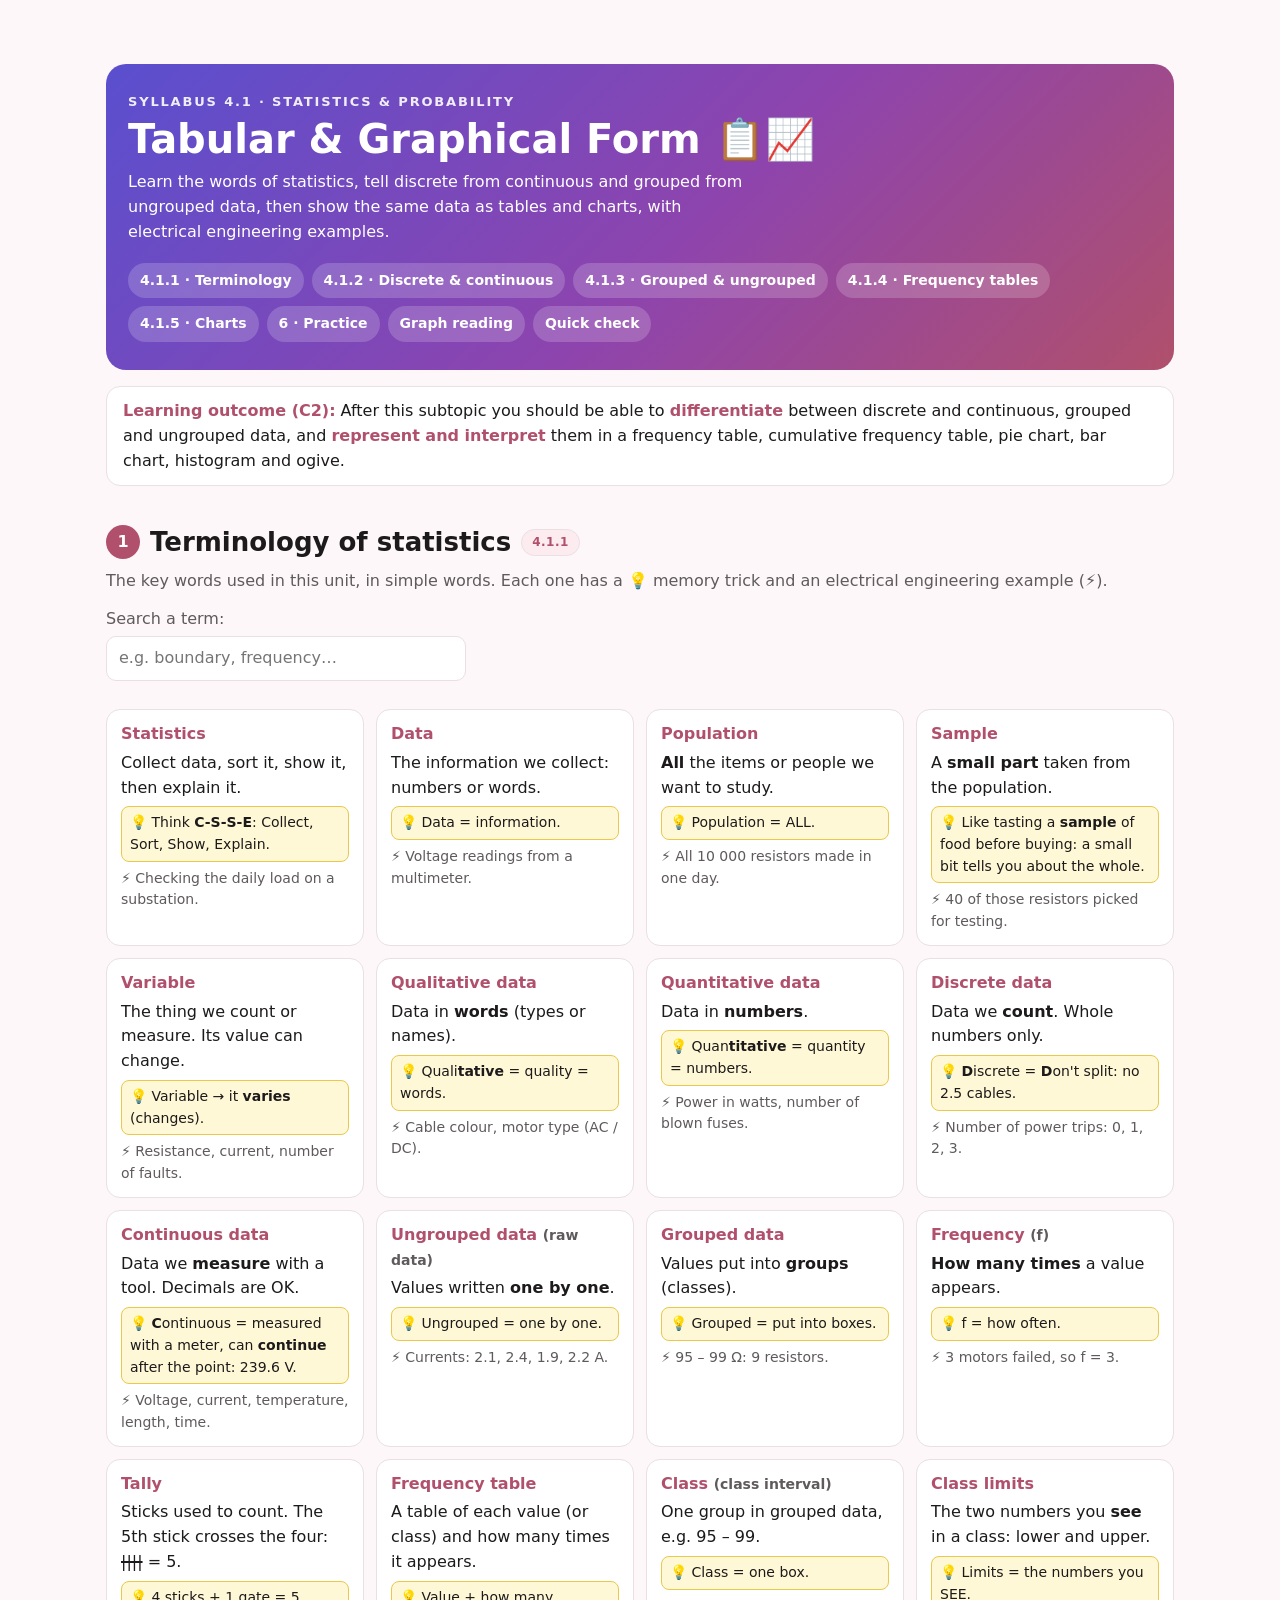
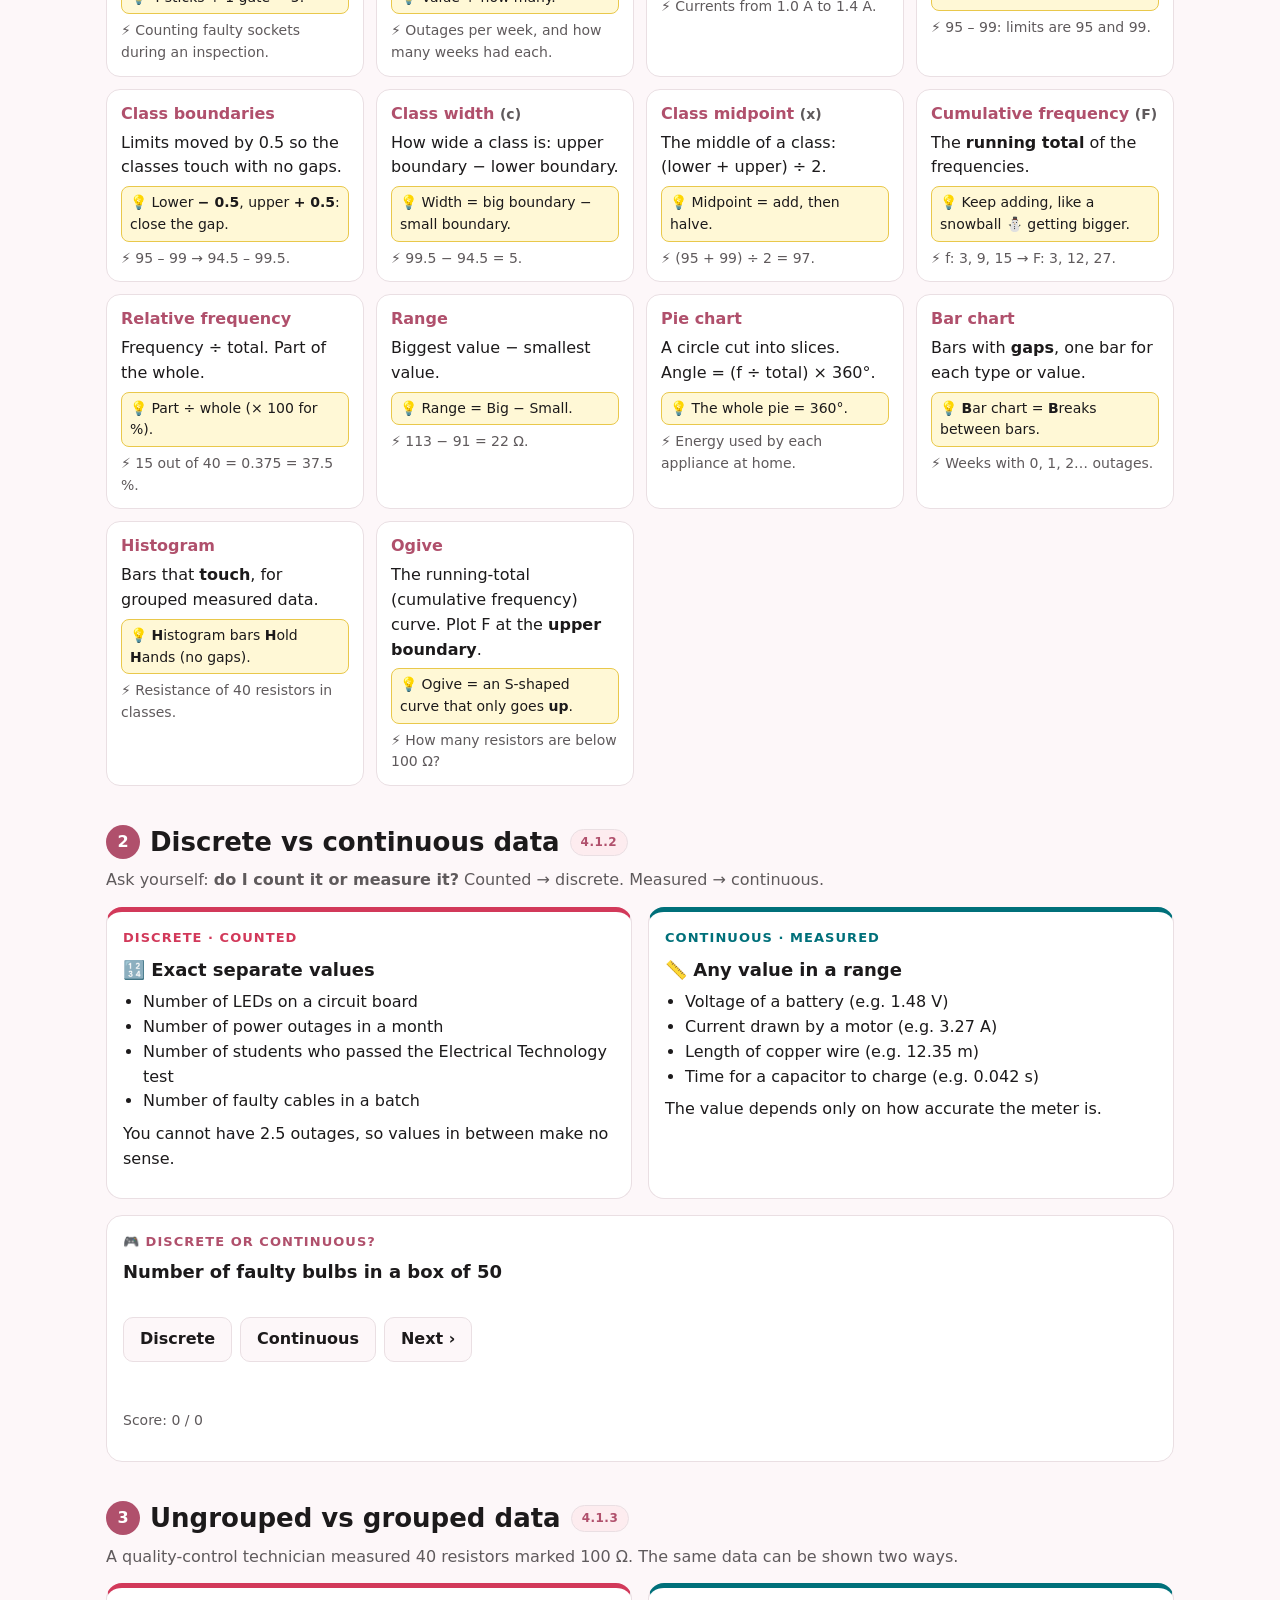
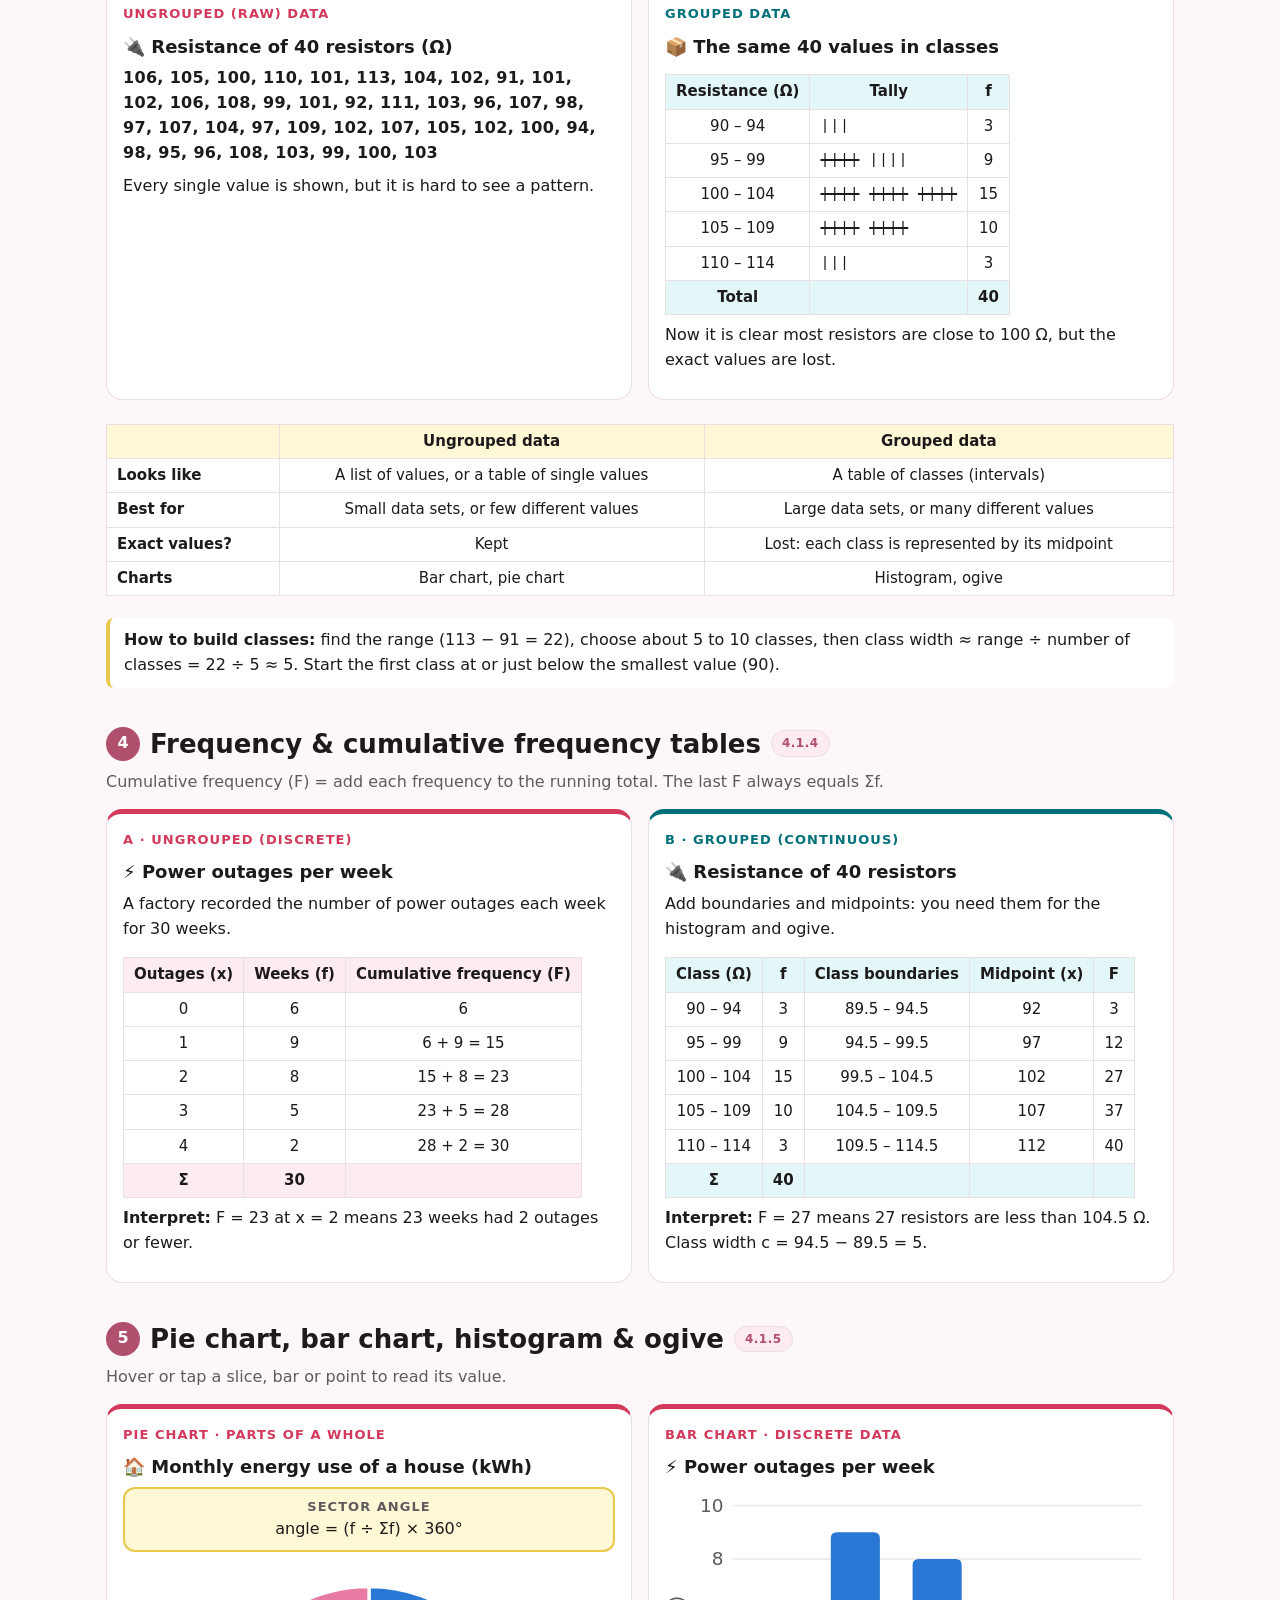
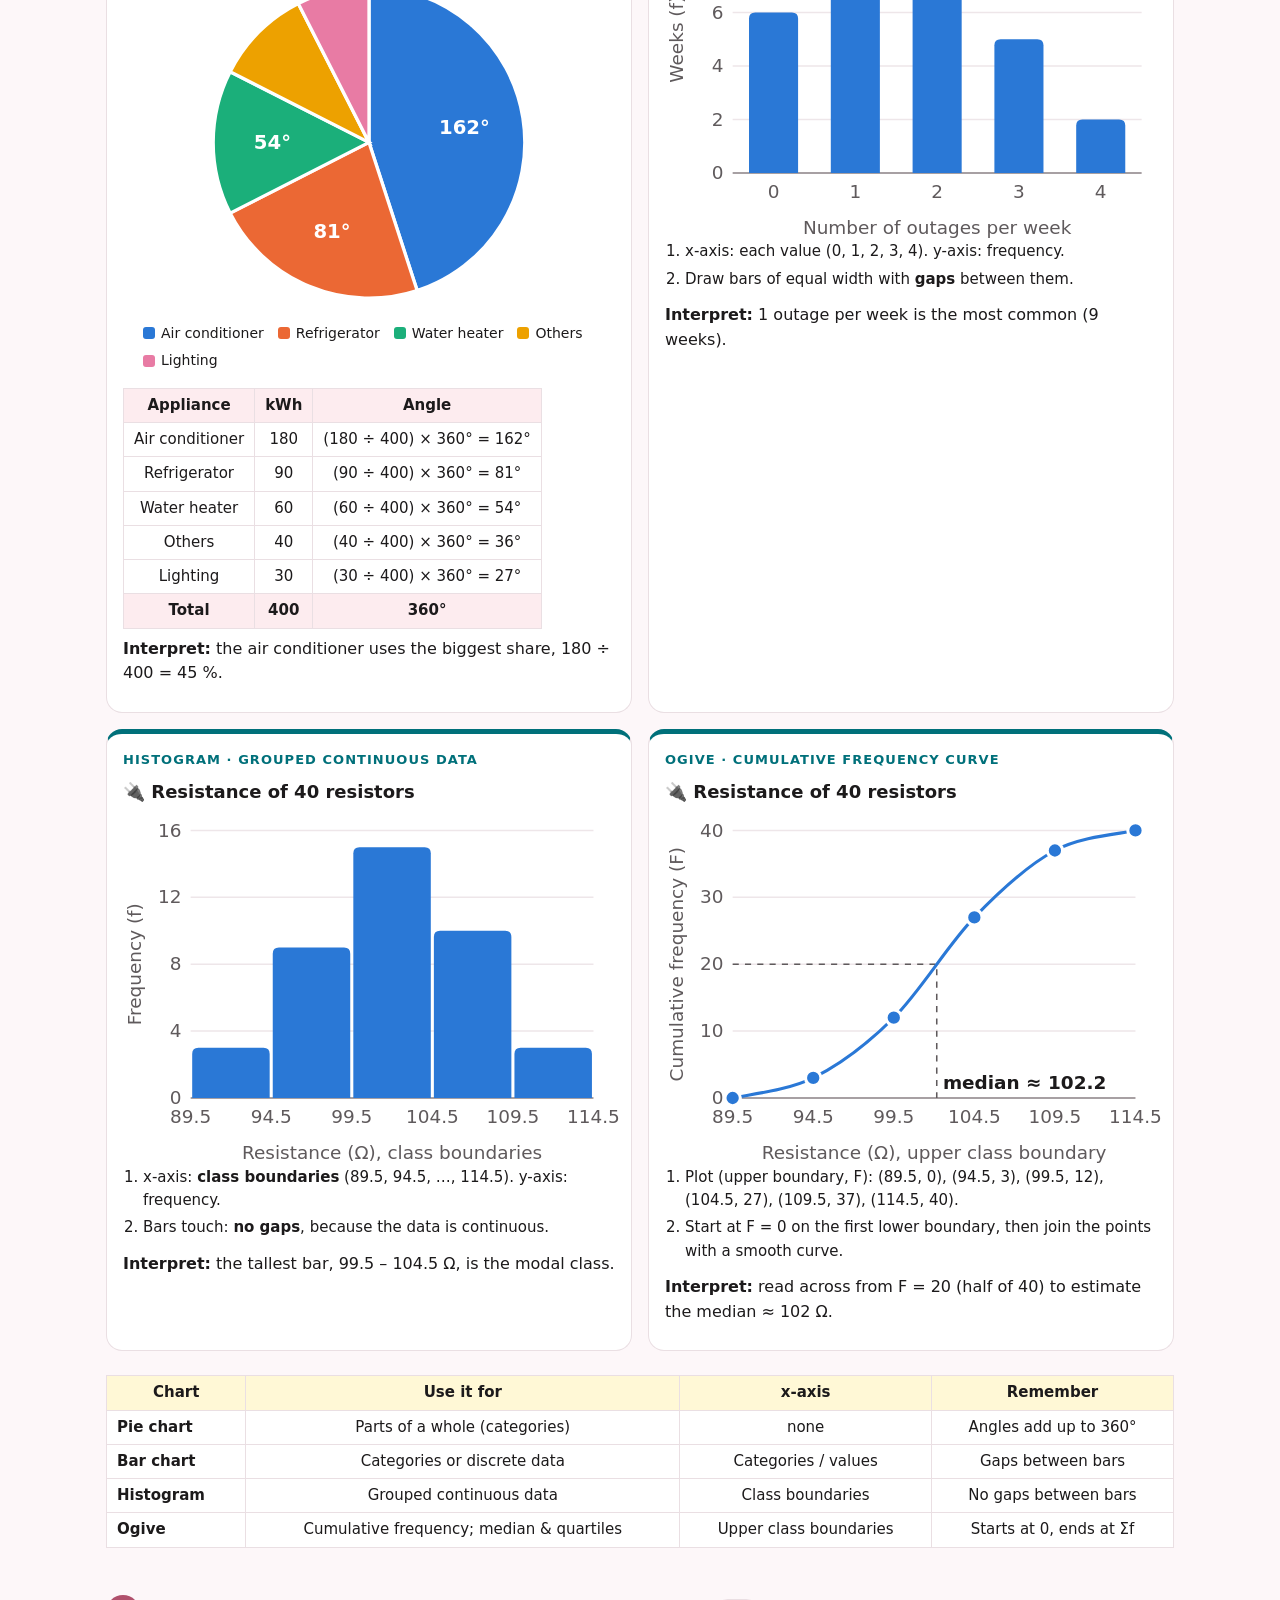
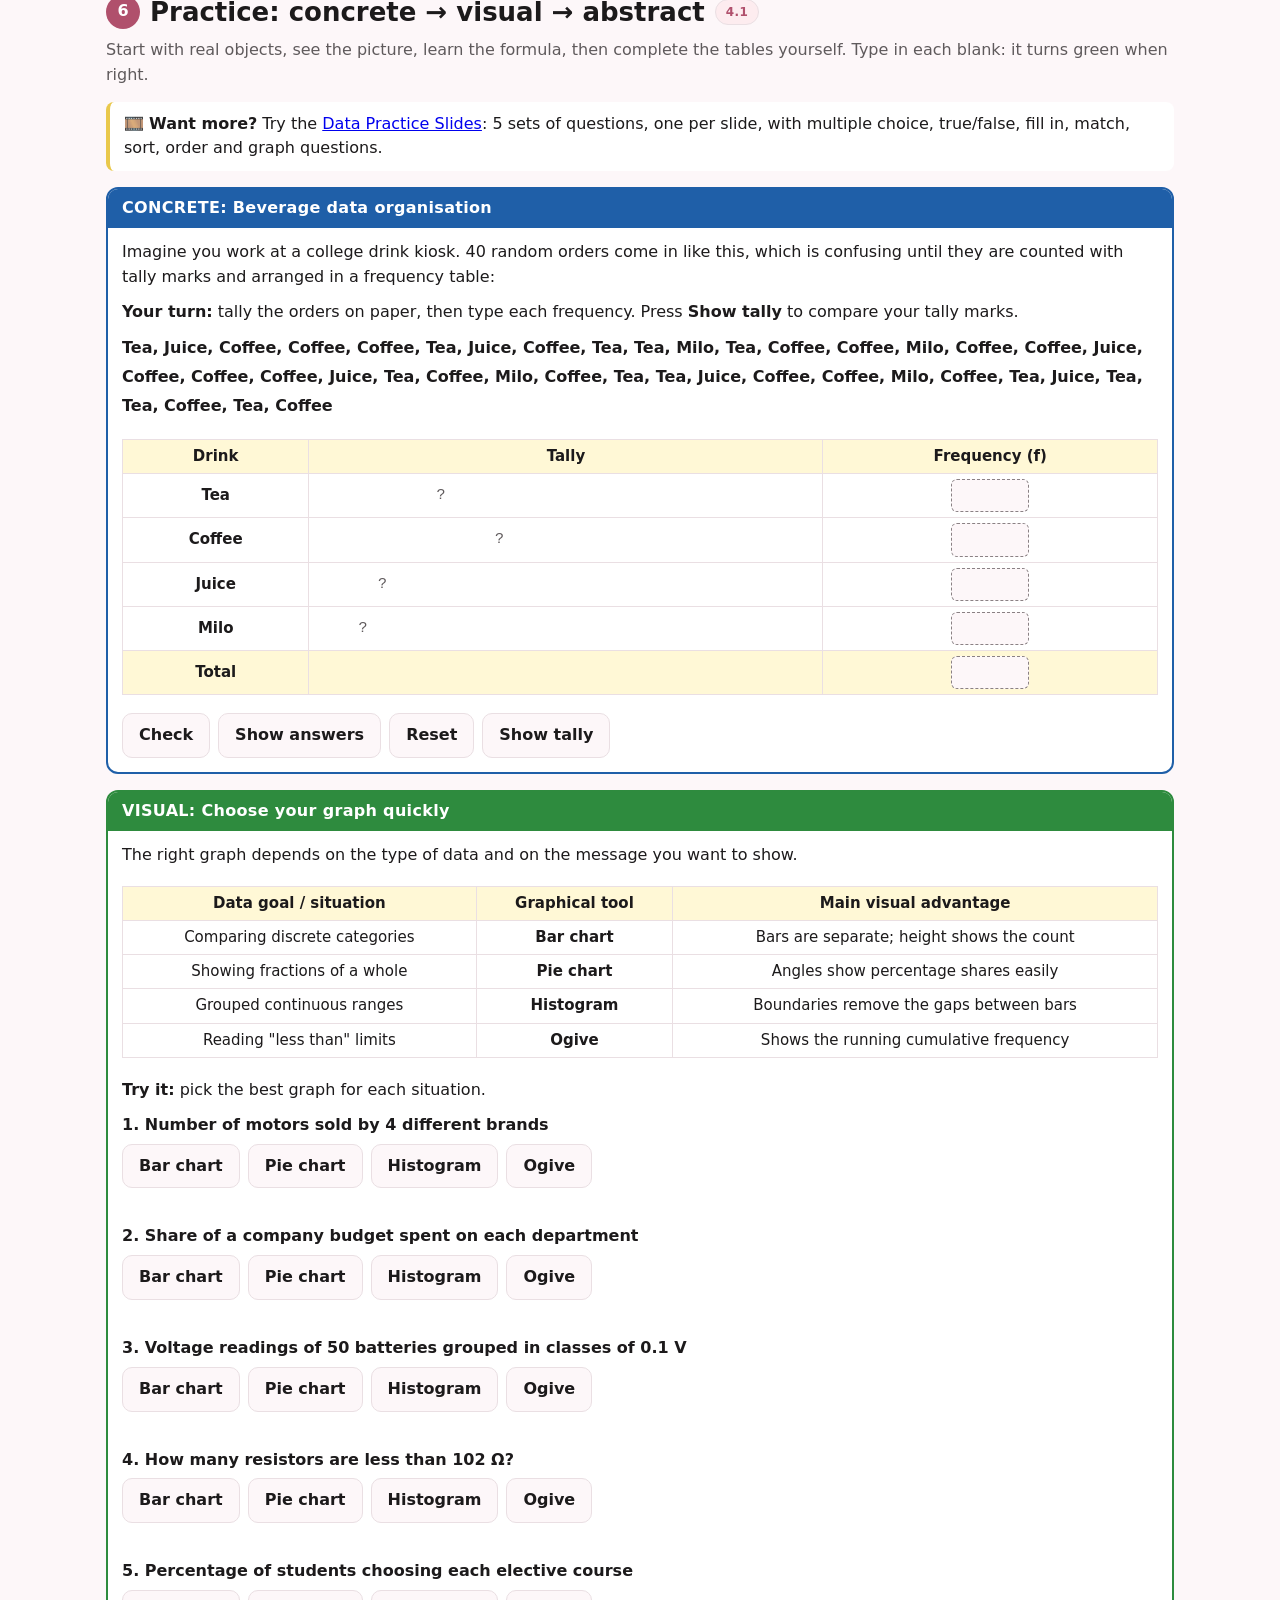
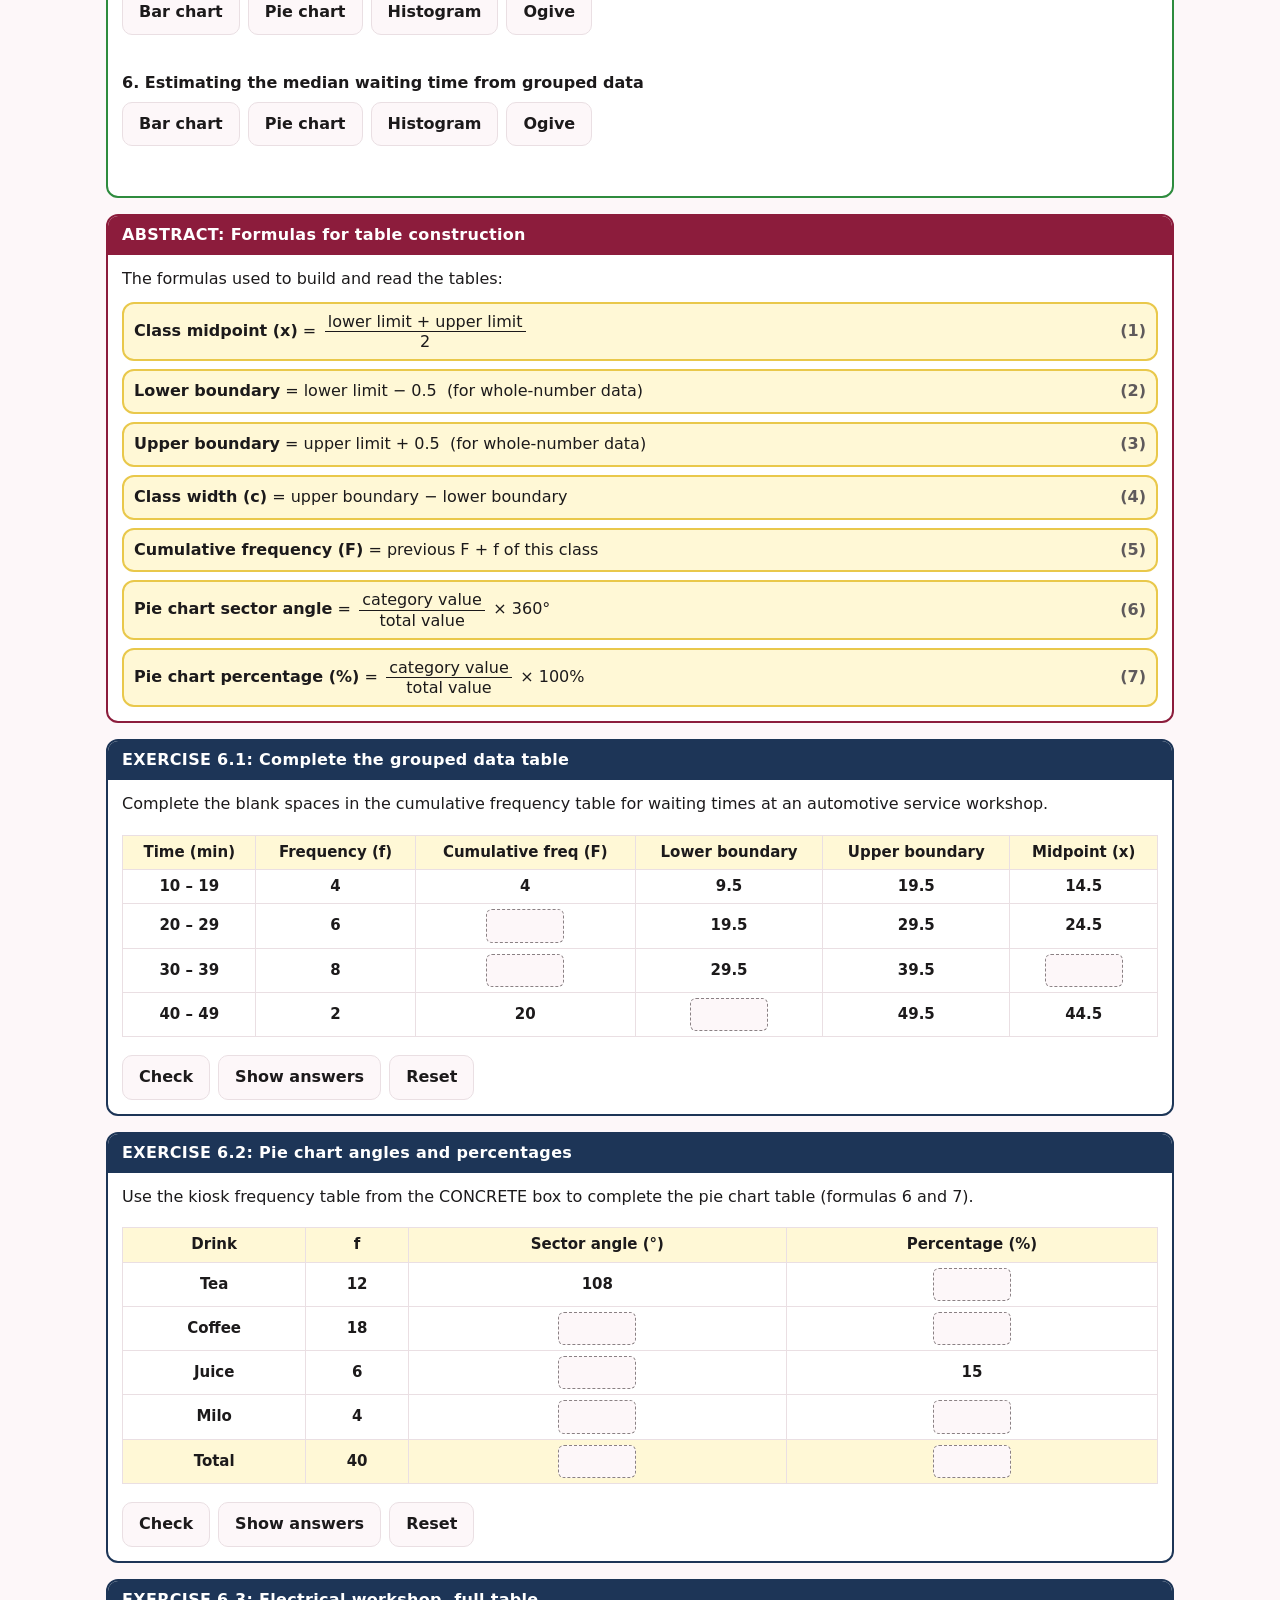
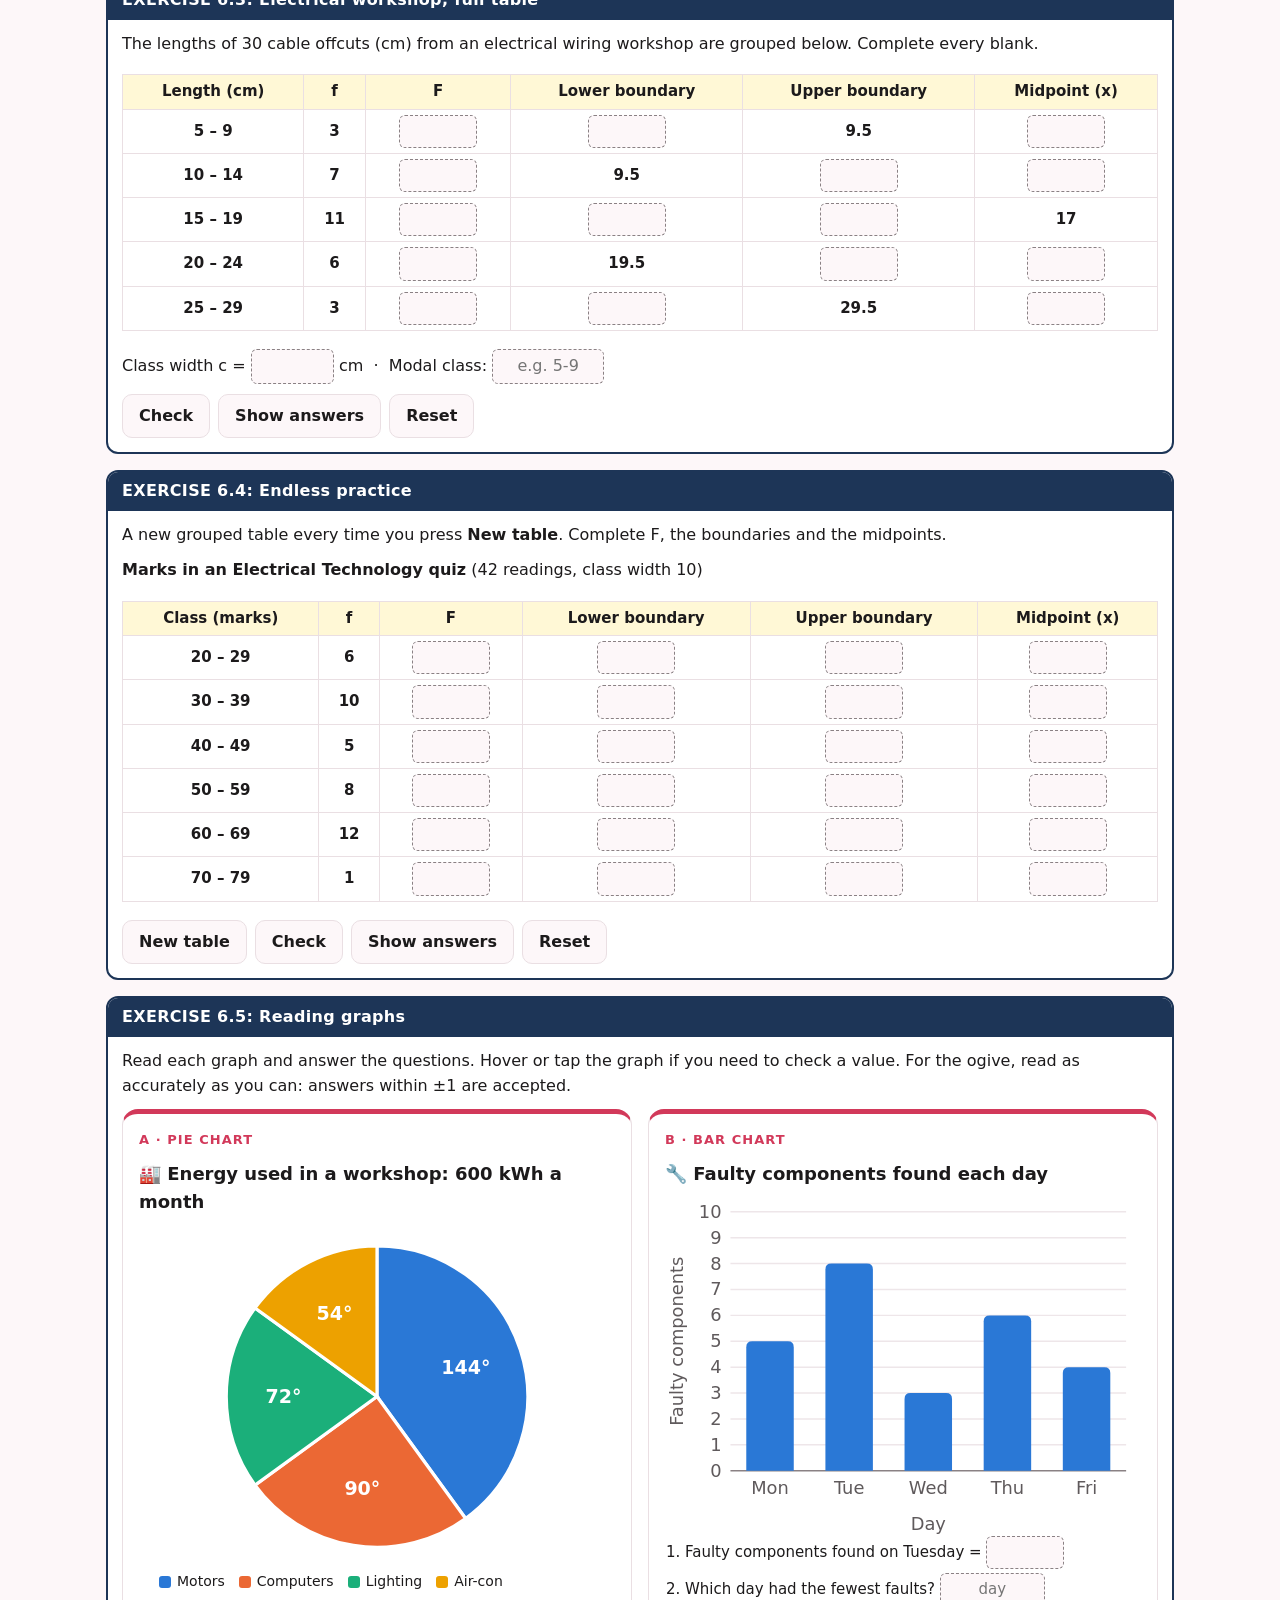
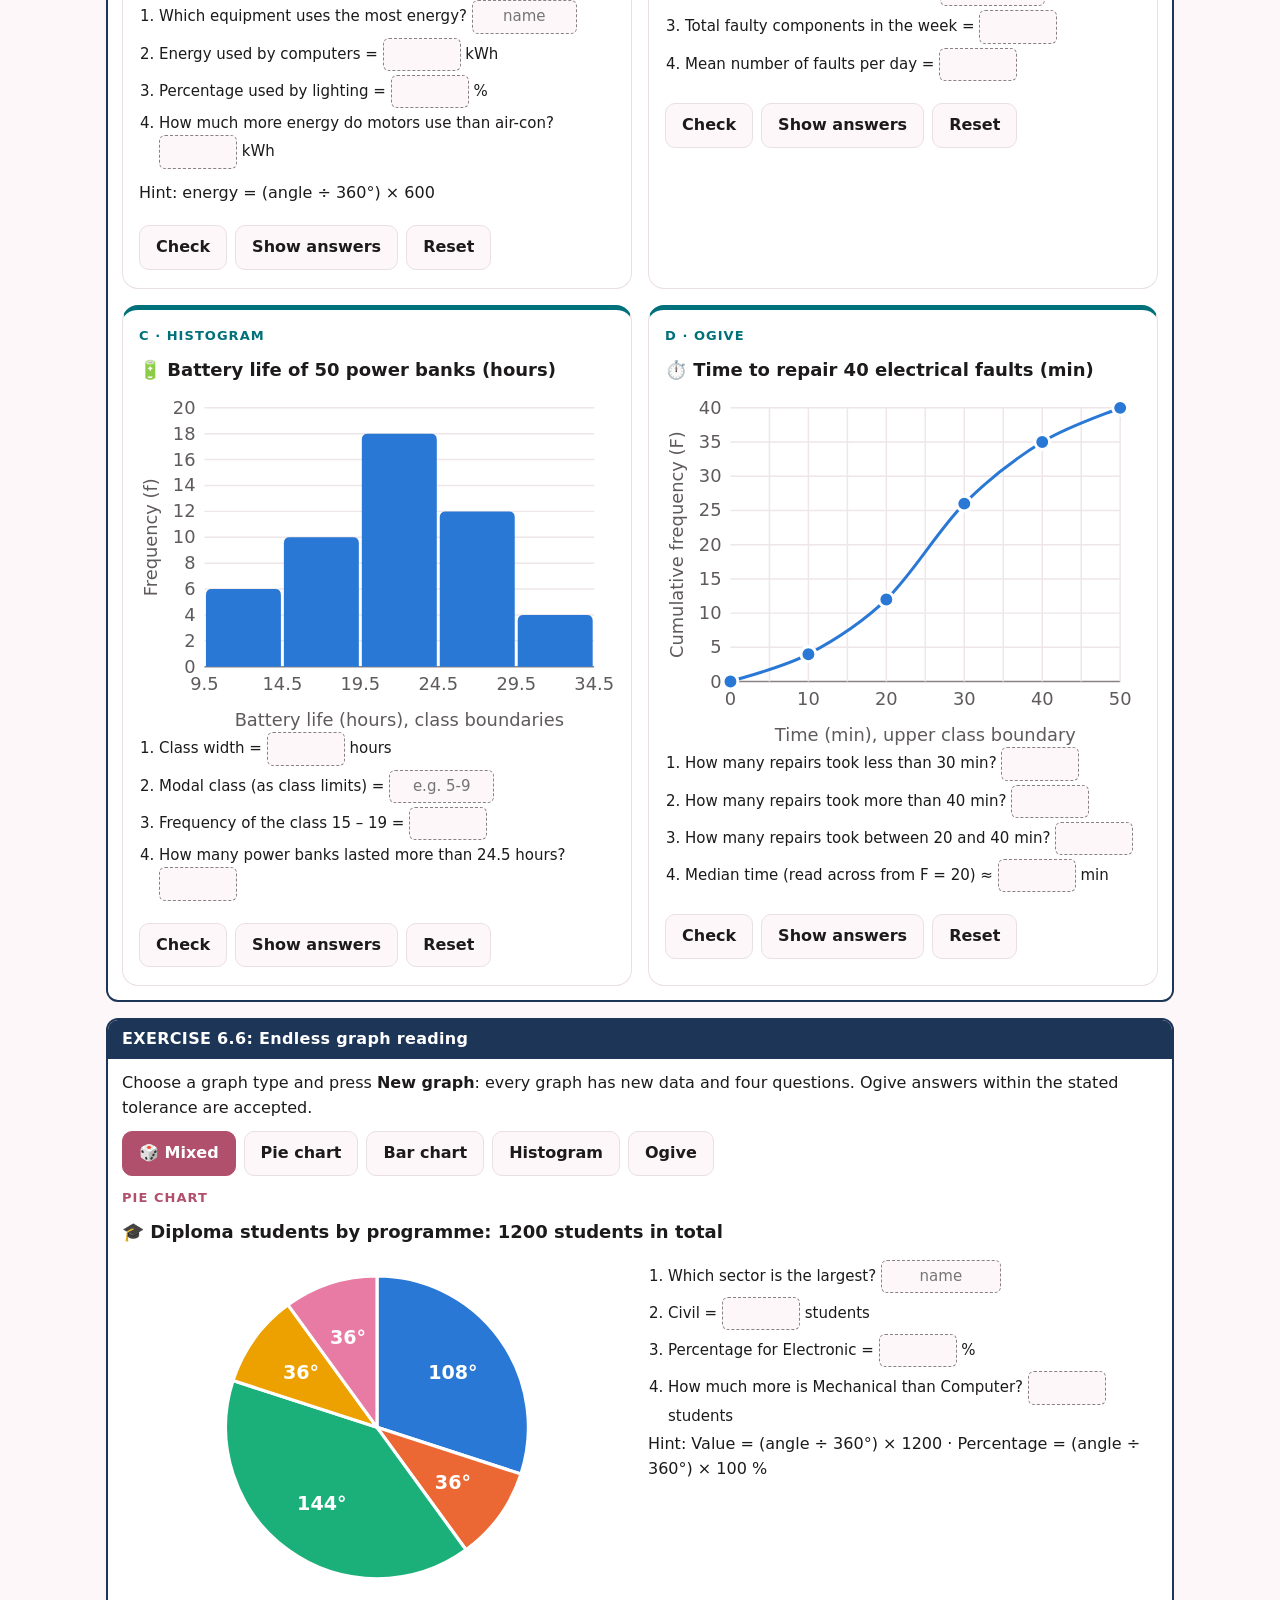
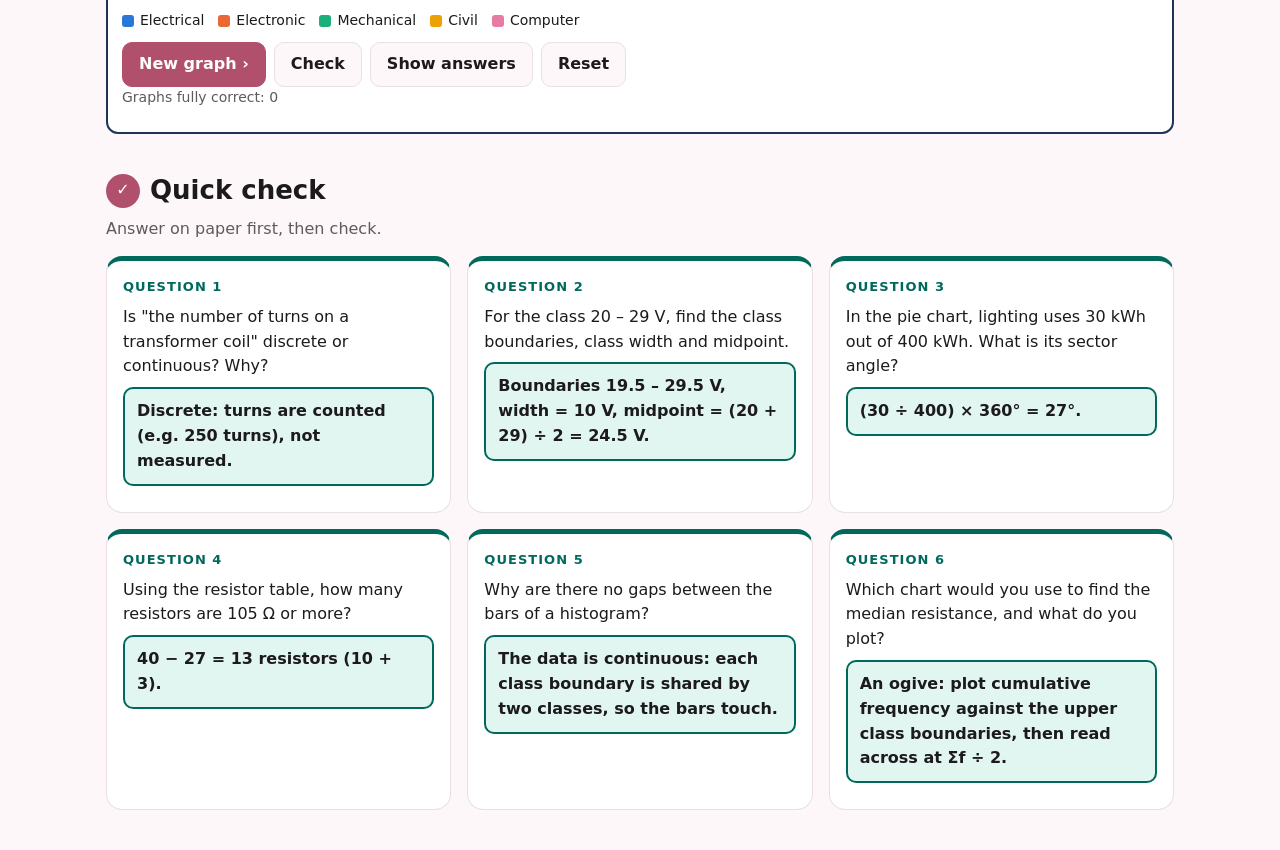
<file: lessons/data-presentation.html>
<!DOCTYPE html>
<html lang="en">
<head>
  <meta charset="UTF-8" />
  <meta name="viewport" content="width=device-width, initial-scale=1.0" />
  <title>Tabular &amp; Graphical Form</title>
  <meta name="description" content="Syllabus 4.1: statistics terminology, discrete and continuous data, grouped and ungrouped data, frequency and cumulative frequency tables, pie chart, bar chart, histogram and ogive." />
  <style>
    :root {
      --bg: #fdf7f9; --card: #ffffff; --ink: #1c1a1b; --muted: #5f5a5c; --line: #eadfe3; --accent: #b0506c;
      --s1: #d2395a; --s1-soft: #fdecef; --s2: #00707a; --s2-soft: #e3f7f8; --s3: #00695c; --s3-soft: #e2f6f1;
      --formula: #fff8d6; --formula-line: #e9c84b; --good: #16804b; --bad: #c23442;
      --grid: #eee6e9; --axis: #8a8184;
      --series-1: #2a78d6; --series-2: #eb6834; --series-3: #1baf7a; --series-4: #eda100; --series-5: #e87ba4;
    }
    @media (prefers-color-scheme: dark) {
      :root:not([data-theme="light"]) {
        --bg: #161314; --card: #211c1e; --ink: #f6eef0; --muted: #c2b8bb; --line: #3a2f33; --accent: #f0a5ba;
        --s1: #ff8fa6; --s1-soft: #3a2228; --s2: #6fdde6; --s2-soft: #16312f; --s3: #7fe3cc; --s3-soft: #15302a;
        --formula: #332c14; --formula-line: #8a7424; --good: #5fd08f; --bad: #ff8a95;
        --grid: #33292d; --axis: #8d8285;
        --series-1: #3987e5; --series-2: #d95926; --series-3: #199e70; --series-4: #c98500; --series-5: #d55181;
      }
    }
    :root[data-theme="dark"] {
      --bg: #161314; --card: #211c1e; --ink: #f6eef0; --muted: #c2b8bb; --line: #3a2f33; --accent: #f0a5ba;
      --s1: #ff8fa6; --s1-soft: #3a2228; --s2: #6fdde6; --s2-soft: #16312f; --s3: #7fe3cc; --s3-soft: #15302a;
      --formula: #332c14; --formula-line: #8a7424; --good: #5fd08f; --bad: #ff8a95;
      --grid: #33292d; --axis: #8d8285;
      --series-1: #3987e5; --series-2: #d95926; --series-3: #199e70; --series-4: #c98500; --series-5: #d55181;
    }

    * { box-sizing: border-box; }
    html { scroll-behavior: smooth; }
    body { margin: 0; background: var(--bg); color: var(--ink); font: 16px/1.55 system-ui, -apple-system, "Segoe UI", Roboto, sans-serif; }
    .page { max-width: 1100px; margin: 0 auto; padding: 64px 16px 40px; }

    .hero { border-radius: 20px; padding: 28px 22px; color: #fff; background: linear-gradient(135deg, #5a4fcf, #8e44ad 55%, #b0506c); }
    .kicker { margin: 0 0 4px; font-size: 13px; font-weight: 700; letter-spacing: .14em; text-transform: uppercase; opacity: .9; }
    .hero h1 { margin: 0 0 8px; font-size: clamp(26px, 5vw, 40px); line-height: 1.15; }
    .lead { margin: 0; max-width: 62ch; }
    .jump { display: flex; flex-wrap: wrap; gap: 8px; margin-top: 18px; }
    .jump a { color: #fff; text-decoration: none; font-size: 14px; font-weight: 600; padding: 7px 12px; border-radius: 999px; background: rgba(255,255,255,.18); }
    .jump a:hover, .jump a:focus-visible { background: rgba(255,255,255,.32); }

    .step { margin-top: 36px; scroll-margin-top: 16px; }
    .step h2 { display: flex; align-items: center; gap: 10px; margin: 0 0 6px; font-size: clamp(20px, 3vw, 26px); }
    .num { display: inline-grid; place-items: center; width: 34px; height: 34px; flex: none; border-radius: 50%; background: var(--accent); color: var(--card); font-size: 16px; }
    .syl { font-size: 12px; font-weight: 700; letter-spacing: .04em; color: var(--accent); background: var(--s1-soft); border: 1px solid var(--line); border-radius: 20px; padding: 3px 10px; flex: none; }
    .hint { margin: 0 0 14px; color: var(--muted); }
    .outcome { background: var(--card); border: 1px solid var(--line); border-radius: 14px; padding: 12px 16px; margin-top: 16px; }
    .outcome b { color: var(--accent); }

    .cards { display: grid; grid-template-columns: repeat(auto-fit, minmax(270px, 1fr)); gap: 16px; }
    .card { background: var(--card); border: 1px solid var(--line); border-top: 5px solid var(--c, var(--accent)); border-radius: 16px; padding: 16px 16px 18px; display: flex; flex-direction: column; min-width: 0; }
    .cards.two { grid-template-columns: repeat(auto-fit, minmax(min(100%, 420px), 1fr)); }
    .card.s1 { --c: var(--s1); --soft: var(--s1-soft); }
    .card.s2 { --c: var(--s2); --soft: var(--s2-soft); }
    .card.s3 { --c: var(--s3); --soft: var(--s3-soft); }
    .type { margin: 0 0 6px; color: var(--c, var(--accent)); font-size: 13px; font-weight: 700; letter-spacing: .08em; text-transform: uppercase; }
    .card h3 { margin: 0 0 6px; font-size: 18px; }
    .card p { margin: 0 0 8px; }
    .card ul, .card ol { margin: 0 0 8px; padding-left: 20px; }
    .data { font-weight: 700; letter-spacing: .02em; }
    .tip { background: var(--card); border-left: 4px solid var(--formula-line); border-radius: 8px; padding: 10px 14px; margin: 14px 0 0; }
    .formula { background: var(--formula); border: 2px solid var(--formula-line); border-radius: 12px; margin: 0 0 10px; padding: 8px 10px; text-align: center; }
    .formula small { display: block; color: var(--muted); font-size: 13px; font-weight: 700; letter-spacing: .08em; text-transform: uppercase; }

    /* Terminology glossary */
    .terms { display: grid; grid-template-columns: repeat(auto-fit, minmax(240px, 1fr)); gap: 12px; }
    .term { background: var(--card); border: 1px solid var(--line); border-radius: 14px; padding: 12px 14px; }
    .term dt { font-weight: 800; color: var(--accent); }
    .term dt .sym { color: var(--muted); font-weight: 600; font-size: 14px; }
    .term dd { margin: 4px 0 0; }
    .term .mem { display: block; margin-top: 6px; padding: 5px 8px; border-radius: 8px; background: var(--formula); border: 1px solid var(--formula-line); font-size: 14px; }
    .term .eg { display: block; margin-top: 6px; font-size: 14px; color: var(--muted); }
    .term .eg::before { content: "⚡ "; }
    .search { width: 100%; max-width: 360px; padding: 9px 12px; border-radius: 10px; border: 1px solid var(--line); background: var(--card); color: var(--ink); font: inherit; margin-bottom: 12px; }

    table { border-collapse: collapse; margin: 8px 0; font-size: 15px; }
    th, td { border: 1px solid var(--line); padding: 5px 10px; text-align: center; }
    thead th { background: var(--soft, var(--formula)); color: var(--ink); }
    tfoot td { font-weight: 700; background: var(--soft, var(--formula)); }
    .table-scroll { overflow-x: auto; }
    .compare { width: 100%; background: var(--card); }
    .compare tbody th { text-align: left; }
    .five { text-decoration-thickness: 2px; }
    .tally { font-family: ui-monospace, Menlo, Consolas, monospace; letter-spacing: .05em; text-align: left; }

    .answer { margin-top: 8px; padding: 10px 12px; border-radius: 10px; background: var(--soft, var(--formula)); border: 2px solid var(--c, var(--formula-line)); font-weight: 600; }

    /* Discrete or continuous game */
    .game { background: var(--card); border: 1px solid var(--line); border-radius: 16px; padding: 16px; margin-top: 16px; }
    .game .q { font-size: 18px; font-weight: 700; margin: 6px 0 12px; min-height: 2.6em; }
    .btns { display: flex; flex-wrap: wrap; gap: 8px; }
    button { font: inherit; font-weight: 700; border: 1px solid var(--line); background: var(--bg); color: var(--ink); padding: 9px 16px; border-radius: 10px; cursor: pointer; }
    button:hover { border-color: var(--accent); }
    button:focus-visible { outline: 3px solid var(--accent); outline-offset: 2px; }
    .feedback { margin: 10px 0 0; font-weight: 600; min-height: 1.5em; }
    .feedback.ok { color: var(--good); }
    .feedback.no { color: var(--bad); }
    .score { color: var(--muted); font-size: 14px; }

    /* Charts */
    .chart { position: relative; }
    .chart svg { width: 100%; height: auto; display: block; overflow: visible; }
    .chart text { fill: var(--muted); font-size: 12px; font-family: inherit; }
    .chart .lbl { fill: var(--ink); font-weight: 700; }
    .chart .gridline { stroke: var(--grid); stroke-width: 1; }
    .chart .axis { stroke: var(--axis); stroke-width: 1; }
    .chart .mark { cursor: pointer; transition: opacity .15s; }
    .chart .mark:hover, .chart .mark:focus { opacity: .8; outline: none; }
    .legend { display: flex; flex-wrap: wrap; gap: 6px 14px; margin: 8px 0 0; padding: 0; list-style: none; font-size: 14px; }
    .legend li { display: flex; align-items: center; gap: 6px; }
    .legend i { width: 12px; height: 12px; border-radius: 3px; display: inline-block; }
    .tooltip { position: absolute; pointer-events: none; background: var(--ink); color: var(--bg); padding: 6px 9px; border-radius: 8px; font-size: 13px; font-weight: 600; white-space: nowrap; opacity: 0; transform: translate(-50%, -110%); transition: opacity .1s; z-index: 2; }
    .tooltip.show { opacity: 1; }
    .steps { margin: 8px 0 0; padding-left: 20px; font-size: 15px; }
    .steps li { margin-bottom: 4px; }

    /* Practice: Concrete → Visual → Abstract → Exercise boxes */
    .cpa { background: var(--card); border: 2px solid var(--b); border-radius: 12px; margin-top: 16px; overflow: hidden; }
    .cpa > h3 { margin: 0; padding: 7px 14px; background: var(--b); color: #fff; font-size: 16px; letter-spacing: .02em; }
    .cpa > .body { padding: 12px 14px 14px; }
    .cpa p { margin: 0 0 10px; }
    .cpa.concrete { --b: #1f5fa8; }
    .cpa.visual { --b: #2e8b3e; }
    .cpa.abstract { --b: #8c1c3c; }
    .cpa.exercise { --b: #1d3557; }
    @media (prefers-color-scheme: dark) { :root:not([data-theme="light"]) .cpa.exercise { --b: #3a5a8c; } }
    :root[data-theme="dark"] .cpa.exercise { --b: #3a5a8c; }
    .tally-hidden .kiosk-tally > * , .tally-hidden .kiosk-tally { color: transparent; }
    .tally-hidden .kiosk-tally::after { content: "?"; color: var(--muted); }
    .orders { font-weight: 600; line-height: 1.8; }
    .formulas { display: grid; gap: 8px; }
    .formulas .formula { margin: 0; display: flex; flex-wrap: wrap; justify-content: space-between; align-items: center; gap: 6px 12px; text-align: left; }
    .formulas .formula b { font-weight: 700; }
    .formulas .formula span.n { color: var(--muted); font-weight: 700; }
    .fr { display: inline-flex; flex-direction: column; text-align: center; vertical-align: middle; line-height: 1.2; margin: 0 .2em; }
    .fr > span:first-child { border-bottom: 1.5px solid currentColor; padding: 0 .2em; }
    input.blank { width: 5.2em; padding: 4px 6px; border: 1.5px dashed var(--axis); border-radius: 6px; background: var(--bg); color: var(--ink); font: inherit; text-align: center; }
    input.blank:focus-visible { outline: 3px solid var(--accent); outline-offset: 1px; }
    input.blank.ok { border: 2px solid var(--good); background: color-mix(in srgb, var(--good) 12%, var(--bg)); }
    input.blank.no { border: 2px solid var(--bad); background: color-mix(in srgb, var(--bad) 10%, var(--bg)); }
    .ex-bar { display: flex; flex-wrap: wrap; align-items: center; gap: 8px; margin-top: 10px; }
    .ex-bar .feedback { margin: 0; }
    .ex-table { width: 100%; background: var(--card); }
    .ex-table td.given { font-weight: 600; }
    .mcq { margin: 0 0 12px; }
    .mcq p { font-weight: 600; margin-bottom: 6px; }
    .mcq button.ok { border-color: var(--good); color: var(--good); }
    .mcq button.no { border-color: var(--bad); color: var(--bad); }
    .gg-wrap { display: grid; grid-template-columns: minmax(0, 1fr) minmax(0, 1fr); gap: 16px; align-items: start; }
    @media (max-width: 720px) { .gg-wrap { grid-template-columns: 1fr; } }
    #gg-types button[aria-pressed="true"], button.primary { background: var(--accent); color: var(--card); border-color: var(--accent); }
  </style>
</head>
<body>
  <main class="page">
    <header class="hero">
      <p class="kicker">Syllabus 4.1 · Statistics &amp; Probability</p>
      <h1>Tabular &amp; Graphical Form 📋📈</h1>
      <p class="lead">Learn the words of statistics, tell discrete from continuous and grouped from ungrouped data, then show the same data as tables and charts, with electrical engineering examples.</p>
      <nav class="jump" aria-label="Jump to a subtopic">
        <a href="#terms">4.1.1 · Terminology</a>
        <a href="#types">4.1.2 · Discrete &amp; continuous</a>
        <a href="#grouping">4.1.3 · Grouped &amp; ungrouped</a>
        <a href="#tables">4.1.4 · Frequency tables</a>
        <a href="#charts">4.1.5 · Charts</a>
        <a href="#practice">6 · Practice</a>
        <a href="#graph-gen">Graph reading</a>
        <a href="#check">Quick check</a>
      </nav>
    </header>

    <div class="outcome">
      <b>Learning outcome (C2):</b> After this subtopic you should be able to <b>differentiate</b> between discrete and continuous, grouped and ungrouped data, and <b>represent and interpret</b> them in a frequency table, cumulative frequency table, pie chart, bar chart, histogram and ogive.
    </div>

    <!-- ================= 4.1.1 TERMINOLOGY ================= -->
    <section id="terms" class="step">
      <h2><span class="num">1</span> Terminology of statistics <span class="syl">4.1.1</span></h2>
      <p class="hint">The key words used in this unit, in simple words. Each one has a 💡 memory trick and an electrical engineering example (⚡).</p>
      <label for="term-search" class="hint" style="display:block;margin-bottom:4px">Search a term:</label>
      <input id="term-search" class="search" type="search" placeholder="e.g. boundary, frequency…" autocomplete="off" />
      <dl class="terms" id="term-list">
        <div class="term"><dt>Statistics</dt><dd>Collect data, sort it, show it, then explain it.</dd><span class="mem">💡 Think <b>C-S-S-E</b>: Collect, Sort, Show, Explain.</span><span class="eg">Checking the daily load on a substation.</span></div>
        <div class="term"><dt>Data</dt><dd>The information we collect: numbers or words.</dd><span class="mem">💡 Data = information.</span><span class="eg">Voltage readings from a multimeter.</span></div>
        <div class="term"><dt>Population</dt><dd><b>All</b> the items or people we want to study.</dd><span class="mem">💡 Population = ALL.</span><span class="eg">All 10 000 resistors made in one day.</span></div>
        <div class="term"><dt>Sample</dt><dd>A <b>small part</b> taken from the population.</dd><span class="mem">💡 Like tasting a <b>sample</b> of food before buying: a small bit tells you about the whole.</span><span class="eg">40 of those resistors picked for testing.</span></div>
        <div class="term"><dt>Variable</dt><dd>The thing we count or measure. Its value can change.</dd><span class="mem">💡 Variable → it <b>varies</b> (changes).</span><span class="eg">Resistance, current, number of faults.</span></div>
        <div class="term"><dt>Qualitative data</dt><dd>Data in <b>words</b> (types or names).</dd><span class="mem">💡 Quali<b>tative</b> = quality = words.</span><span class="eg">Cable colour, motor type (AC / DC).</span></div>
        <div class="term"><dt>Quantitative data</dt><dd>Data in <b>numbers</b>.</dd><span class="mem">💡 Quan<b>titative</b> = quantity = numbers.</span><span class="eg">Power in watts, number of blown fuses.</span></div>
        <div class="term"><dt>Discrete data</dt><dd>Data we <b>count</b>. Whole numbers only.</dd><span class="mem">💡 <b>D</b>iscrete = <b>D</b>on't split: no 2.5 cables.</span><span class="eg">Number of power trips: 0, 1, 2, 3.</span></div>
        <div class="term"><dt>Continuous data</dt><dd>Data we <b>measure</b> with a tool. Decimals are OK.</dd><span class="mem">💡 <b>C</b>ontinuous = measured with a meter, can <b>continue</b> after the point: 239.6 V.</span><span class="eg">Voltage, current, temperature, length, time.</span></div>
        <div class="term"><dt>Ungrouped data <span class="sym">(raw data)</span></dt><dd>Values written <b>one by one</b>.</dd><span class="mem">💡 Ungrouped = one by one.</span><span class="eg">Currents: 2.1, 2.4, 1.9, 2.2 A.</span></div>
        <div class="term"><dt>Grouped data</dt><dd>Values put into <b>groups</b> (classes).</dd><span class="mem">💡 Grouped = put into boxes.</span><span class="eg">95 – 99 Ω: 9 resistors.</span></div>
        <div class="term"><dt>Frequency <span class="sym">(f)</span></dt><dd><b>How many times</b> a value appears.</dd><span class="mem">💡 f = how often.</span><span class="eg">3 motors failed, so f = 3.</span></div>
        <div class="term"><dt>Tally</dt><dd>Sticks used to count. The 5th stick crosses the four: <s class="five">||||</s> = 5.</dd><span class="mem">💡 4 sticks + 1 gate = 5.</span><span class="eg">Counting faulty sockets during an inspection.</span></div>
        <div class="term"><dt>Frequency table</dt><dd>A table of each value (or class) and how many times it appears.</dd><span class="mem">💡 Value + how many.</span><span class="eg">Outages per week, and how many weeks had each.</span></div>
        <div class="term"><dt>Class <span class="sym">(class interval)</span></dt><dd>One group in grouped data, e.g. 95 – 99.</dd><span class="mem">💡 Class = one box.</span><span class="eg">Currents from 1.0 A to 1.4 A.</span></div>
        <div class="term"><dt>Class limits</dt><dd>The two numbers you <b>see</b> in a class: lower and upper.</dd><span class="mem">💡 Limits = the numbers you SEE.</span><span class="eg">95 – 99: limits are 95 and 99.</span></div>
        <div class="term"><dt>Class boundaries</dt><dd>Limits moved by 0.5 so the classes touch with no gaps.</dd><span class="mem">💡 Lower <b>− 0.5</b>, upper <b>+ 0.5</b>: close the gap.</span><span class="eg">95 – 99 → 94.5 – 99.5.</span></div>
        <div class="term"><dt>Class width <span class="sym">(c)</span></dt><dd>How wide a class is: upper boundary − lower boundary.</dd><span class="mem">💡 Width = big boundary − small boundary.</span><span class="eg">99.5 − 94.5 = 5.</span></div>
        <div class="term"><dt>Class midpoint <span class="sym">(x)</span></dt><dd>The middle of a class: (lower + upper) ÷ 2.</dd><span class="mem">💡 Midpoint = add, then halve.</span><span class="eg">(95 + 99) ÷ 2 = 97.</span></div>
        <div class="term"><dt>Cumulative frequency <span class="sym">(F)</span></dt><dd>The <b>running total</b> of the frequencies.</dd><span class="mem">💡 Keep adding, like a snowball ⛄ getting bigger.</span><span class="eg">f: 3, 9, 15 → F: 3, 12, 27.</span></div>
        <div class="term"><dt>Relative frequency</dt><dd>Frequency ÷ total. Part of the whole.</dd><span class="mem">💡 Part ÷ whole (× 100 for %).</span><span class="eg">15 out of 40 = 0.375 = 37.5 %.</span></div>
        <div class="term"><dt>Range</dt><dd>Biggest value − smallest value.</dd><span class="mem">💡 Range = Big − Small.</span><span class="eg">113 − 91 = 22 Ω.</span></div>
        <div class="term"><dt>Pie chart</dt><dd>A circle cut into slices. Angle = (f ÷ total) × 360°.</dd><span class="mem">💡 The whole pie = 360°.</span><span class="eg">Energy used by each appliance at home.</span></div>
        <div class="term"><dt>Bar chart</dt><dd>Bars with <b>gaps</b>, one bar for each type or value.</dd><span class="mem">💡 <b>B</b>ar chart = <b>B</b>reaks between bars.</span><span class="eg">Weeks with 0, 1, 2… outages.</span></div>
        <div class="term"><dt>Histogram</dt><dd>Bars that <b>touch</b>, for grouped measured data.</dd><span class="mem">💡 <b>H</b>istogram bars <b>H</b>old <b>H</b>ands (no gaps).</span><span class="eg">Resistance of 40 resistors in classes.</span></div>
        <div class="term"><dt>Ogive</dt><dd>The running-total (cumulative frequency) curve. Plot F at the <b>upper boundary</b>.</dd><span class="mem">💡 Ogive = an S-shaped curve that only goes <b>up</b>.</span><span class="eg">How many resistors are below 100 Ω?</span></div>
      </dl>
      <p class="hint" id="term-none" hidden>No term matches your search.</p>
    </section>

    <!-- ================= 4.1.2 DISCRETE & CONTINUOUS ================= -->
    <section id="types" class="step">
      <h2><span class="num">2</span> Discrete vs continuous data <span class="syl">4.1.2</span></h2>
      <p class="hint">Ask yourself: <b>do I count it or measure it?</b> Counted → discrete. Measured → continuous.</p>
      <div class="cards">
        <article class="card s1">
          <p class="type">Discrete · counted</p>
          <h3>🔢 Exact separate values</h3>
          <ul>
            <li>Number of LEDs on a circuit board</li>
            <li>Number of power outages in a month</li>
            <li>Number of students who passed the Electrical Technology test</li>
            <li>Number of faulty cables in a batch</li>
          </ul>
          <p>You cannot have 2.5 outages, so values in between make no sense.</p>
        </article>
        <article class="card s2">
          <p class="type">Continuous · measured</p>
          <h3>📏 Any value in a range</h3>
          <ul>
            <li>Voltage of a battery (e.g. 1.48 V)</li>
            <li>Current drawn by a motor (e.g. 3.27 A)</li>
            <li>Length of copper wire (e.g. 12.35 m)</li>
            <li>Time for a capacitor to charge (e.g. 0.042 s)</li>
          </ul>
          <p>The value depends only on how accurate the meter is.</p>
        </article>
      </div>

      <div class="game" id="game" aria-live="polite">
        <p class="type" style="color:var(--accent)">🎮 Discrete or continuous?</p>
        <p class="q" id="game-q"></p>
        <div class="btns">
          <button type="button" data-pick="discrete">Discrete</button>
          <button type="button" data-pick="continuous">Continuous</button>
          <button type="button" id="game-next">Next ›</button>
        </div>
        <p class="feedback" id="game-fb"></p>
        <p class="score" id="game-score">Score: 0 / 0</p>
      </div>
    </section>

    <!-- ================= 4.1.3 GROUPED & UNGROUPED ================= -->
    <section id="grouping" class="step">
      <h2><span class="num">3</span> Ungrouped vs grouped data <span class="syl">4.1.3</span></h2>
      <p class="hint">A quality-control technician measured 40 resistors marked 100 Ω. The same data can be shown two ways.</p>
      <div class="cards">
        <article class="card s1">
          <p class="type">Ungrouped (raw) data</p>
          <h3>🔌 Resistance of 40 resistors (Ω)</h3>
          <p class="data">106, 105, 100, 110, 101, 113, 104, 102, 91, 101, 102, 106, 108, 99, 101, 92, 111, 103, 96, 107, 98, 97, 107, 104, 97, 109, 102, 107, 105, 102, 100, 94, 98, 95, 96, 108, 103, 99, 100, 103</p>
          <p>Every single value is shown, but it is hard to see a pattern.</p>
        </article>
        <article class="card s2">
          <p class="type">Grouped data</p>
          <h3>📦 The same 40 values in classes</h3>
          <div class="table-scroll">
            <table>
              <thead><tr><th>Resistance (Ω)</th><th>Tally</th><th>f</th></tr></thead>
              <tbody>
                <tr><td>90 – 94</td><td class="tally">|||</td><td>3</td></tr>
                <tr><td>95 – 99</td><td class="tally"><s class="five">||||</s> ||||</td><td>9</td></tr>
                <tr><td>100 – 104</td><td class="tally"><s class="five">||||</s> <s class="five">||||</s> <s class="five">||||</s></td><td>15</td></tr>
                <tr><td>105 – 109</td><td class="tally"><s class="five">||||</s> <s class="five">||||</s></td><td>10</td></tr>
                <tr><td>110 – 114</td><td class="tally">|||</td><td>3</td></tr>
              </tbody>
              <tfoot><tr><td>Total</td><td></td><td>40</td></tr></tfoot>
            </table>
          </div>
          <p>Now it is clear most resistors are close to 100 Ω, but the exact values are lost.</p>
        </article>
      </div>
      <div class="table-scroll" style="margin-top:16px">
        <table class="compare">
          <thead><tr><th></th><th>Ungrouped data</th><th>Grouped data</th></tr></thead>
          <tbody>
            <tr><th>Looks like</th><td>A list of values, or a table of single values</td><td>A table of classes (intervals)</td></tr>
            <tr><th>Best for</th><td>Small data sets, or few different values</td><td>Large data sets, or many different values</td></tr>
            <tr><th>Exact values?</th><td>Kept</td><td>Lost: each class is represented by its midpoint</td></tr>
            <tr><th>Charts</th><td>Bar chart, pie chart</td><td>Histogram, ogive</td></tr>
          </tbody>
        </table>
      </div>
      <p class="tip"><b>How to build classes:</b> find the range (113 − 91 = 22), choose about 5 to 10 classes, then class width ≈ range ÷ number of classes = 22 ÷ 5 ≈ 5. Start the first class at or just below the smallest value (90).</p>
    </section>

    <!-- ================= 4.1.4 FREQUENCY TABLES ================= -->
    <section id="tables" class="step">
      <h2><span class="num">4</span> Frequency &amp; cumulative frequency tables <span class="syl">4.1.4</span></h2>
      <p class="hint">Cumulative frequency (F) = add each frequency to the running total. The last F always equals Σf.</p>
      <div class="cards">
        <article class="card s1">
          <p class="type">A · Ungrouped (discrete)</p>
          <h3>⚡ Power outages per week</h3>
          <p>A factory recorded the number of power outages each week for 30 weeks.</p>
          <div class="table-scroll">
            <table>
              <thead><tr><th>Outages (x)</th><th>Weeks (f)</th><th>Cumulative frequency (F)</th></tr></thead>
              <tbody>
                <tr><td>0</td><td>6</td><td>6</td></tr>
                <tr><td>1</td><td>9</td><td>6 + 9 = 15</td></tr>
                <tr><td>2</td><td>8</td><td>15 + 8 = 23</td></tr>
                <tr><td>3</td><td>5</td><td>23 + 5 = 28</td></tr>
                <tr><td>4</td><td>2</td><td>28 + 2 = 30</td></tr>
              </tbody>
              <tfoot><tr><td>Σ</td><td>30</td><td></td></tr></tfoot>
            </table>
          </div>
          <p><b>Interpret:</b> F = 23 at x = 2 means 23 weeks had 2 outages or fewer.</p>
        </article>
        <article class="card s2">
          <p class="type">B · Grouped (continuous)</p>
          <h3>🔌 Resistance of 40 resistors</h3>
          <p>Add boundaries and midpoints: you need them for the histogram and ogive.</p>
          <div class="table-scroll">
            <table>
              <thead><tr><th>Class (Ω)</th><th>f</th><th>Class boundaries</th><th>Midpoint (x)</th><th>F</th></tr></thead>
              <tbody>
                <tr><td>90 – 94</td><td>3</td><td>89.5 – 94.5</td><td>92</td><td>3</td></tr>
                <tr><td>95 – 99</td><td>9</td><td>94.5 – 99.5</td><td>97</td><td>12</td></tr>
                <tr><td>100 – 104</td><td>15</td><td>99.5 – 104.5</td><td>102</td><td>27</td></tr>
                <tr><td>105 – 109</td><td>10</td><td>104.5 – 109.5</td><td>107</td><td>37</td></tr>
                <tr><td>110 – 114</td><td>3</td><td>109.5 – 114.5</td><td>112</td><td>40</td></tr>
              </tbody>
              <tfoot><tr><td>Σ</td><td>40</td><td></td><td></td><td></td></tr></tfoot>
            </table>
          </div>
          <p><b>Interpret:</b> F = 27 means 27 resistors are less than 104.5 Ω. Class width c = 94.5 − 89.5 = 5.</p>
        </article>
      </div>
    </section>

    <!-- ================= 4.1.5 CHARTS ================= -->
    <section id="charts" class="step">
      <h2><span class="num">5</span> Pie chart, bar chart, histogram &amp; ogive <span class="syl">4.1.5</span></h2>
      <p class="hint">Hover or tap a slice, bar or point to read its value.</p>
      <div class="cards two">
        <article class="card s1">
          <p class="type">Pie chart · parts of a whole</p>
          <h3>🏠 Monthly energy use of a house (kWh)</h3>
          <div class="formula"><small>Sector angle</small>angle = (f ÷ Σf) × 360°</div>
          <div class="chart" id="pie"></div>
          <div class="table-scroll">
            <table>
              <thead><tr><th>Appliance</th><th>kWh</th><th>Angle</th></tr></thead>
              <tbody id="pie-table"></tbody>
              <tfoot><tr><td>Total</td><td>400</td><td>360°</td></tr></tfoot>
            </table>
          </div>
          <p><b>Interpret:</b> the air conditioner uses the biggest share, 180 ÷ 400 = 45 %.</p>
        </article>
        <article class="card s1">
          <p class="type">Bar chart · discrete data</p>
          <h3>⚡ Power outages per week</h3>
          <div class="chart" id="bar"></div>
          <ol class="steps">
            <li>x-axis: each value (0, 1, 2, 3, 4). y-axis: frequency.</li>
            <li>Draw bars of equal width with <b>gaps</b> between them.</li>
          </ol>
          <p><b>Interpret:</b> 1 outage per week is the most common (9 weeks).</p>
        </article>
        <article class="card s2">
          <p class="type">Histogram · grouped continuous data</p>
          <h3>🔌 Resistance of 40 resistors</h3>
          <div class="chart" id="hist"></div>
          <ol class="steps">
            <li>x-axis: <b>class boundaries</b> (89.5, 94.5, …, 114.5). y-axis: frequency.</li>
            <li>Bars touch: <b>no gaps</b>, because the data is continuous.</li>
          </ol>
          <p><b>Interpret:</b> the tallest bar, 99.5 – 104.5 Ω, is the modal class.</p>
        </article>
        <article class="card s2">
          <p class="type">Ogive · cumulative frequency curve</p>
          <h3>🔌 Resistance of 40 resistors</h3>
          <div class="chart" id="ogive"></div>
          <ol class="steps">
            <li>Plot (upper boundary, F): (89.5, 0), (94.5, 3), (99.5, 12), (104.5, 27), (109.5, 37), (114.5, 40).</li>
            <li>Start at F = 0 on the first lower boundary, then join the points with a smooth curve.</li>
          </ol>
          <p><b>Interpret:</b> read across from F = 20 (half of 40) to estimate the median ≈ 102 Ω.</p>
        </article>
      </div>
      <div class="table-scroll" style="margin-top:16px">
        <table class="compare">
          <thead><tr><th>Chart</th><th>Use it for</th><th>x-axis</th><th>Remember</th></tr></thead>
          <tbody>
            <tr><th>Pie chart</th><td>Parts of a whole (categories)</td><td>none</td><td>Angles add up to 360°</td></tr>
            <tr><th>Bar chart</th><td>Categories or discrete data</td><td>Categories / values</td><td>Gaps between bars</td></tr>
            <tr><th>Histogram</th><td>Grouped continuous data</td><td>Class boundaries</td><td>No gaps between bars</td></tr>
            <tr><th>Ogive</th><td>Cumulative frequency; median &amp; quartiles</td><td>Upper class boundaries</td><td>Starts at 0, ends at Σf</td></tr>
          </tbody>
        </table>
      </div>
    </section>

    <!-- ================= 6 PRACTICE ================= -->
    <section id="practice" class="step">
      <h2><span class="num">6</span> Practice: concrete → visual → abstract <span class="syl">4.1</span></h2>
      <p class="hint">Start with real objects, see the picture, learn the formula, then complete the tables yourself. Type in each blank: it turns green when right.</p>
      <p class="tip">🎞️ <b>Want more?</b> Try the <a href="data-practice-slides.html">Data Practice Slides</a>: 5 sets of questions, one per slide, with multiple choice, true/false, fill in, match, sort, order and graph questions.</p>

      <div class="cpa concrete">
        <h3>CONCRETE: Beverage data organisation</h3>
        <div class="body">
          <p>Imagine you work at a college drink kiosk. 40 random orders come in like this, which is confusing until they are counted with tally marks and arranged in a frequency table:</p>
          <p><b>Your turn:</b> tally the orders on paper, then type each frequency. Press <b>Show tally</b> to compare your tally marks.</p>
          <p class="orders">Tea, Juice, Coffee, Coffee, Coffee, Tea, Juice, Coffee, Tea, Tea, Milo, Tea, Coffee, Coffee, Milo, Coffee, Coffee, Juice, Coffee, Coffee, Coffee, Juice, Tea, Coffee, Milo, Coffee, Tea, Tea, Juice, Coffee, Coffee, Milo, Coffee, Tea, Juice, Tea, Tea, Coffee, Tea, Coffee</p>
          <div class="ex tally-hidden" data-ex="kiosk">
            <div class="table-scroll">
              <table class="ex-table">
                <thead><tr><th>Drink</th><th>Tally</th><th>Frequency (f)</th></tr></thead>
                <tbody>
                  <tr><td class="given">Tea</td><td class="tally kiosk-tally"><s class="five">||||</s> <s class="five">||||</s> ||</td><td><input class="blank" inputmode="decimal" data-ans="12" aria-label="Frequency of tea" autocomplete="off" /></td></tr>
                  <tr><td class="given">Coffee</td><td class="tally kiosk-tally"><s class="five">||||</s> <s class="five">||||</s> <s class="five">||||</s> |||</td><td><input class="blank" inputmode="decimal" data-ans="18" aria-label="Frequency of coffee" autocomplete="off" /></td></tr>
                  <tr><td class="given">Juice</td><td class="tally kiosk-tally"><s class="five">||||</s> |</td><td><input class="blank" inputmode="decimal" data-ans="6" aria-label="Frequency of juice" autocomplete="off" /></td></tr>
                  <tr><td class="given">Milo</td><td class="tally kiosk-tally">||||</td><td><input class="blank" inputmode="decimal" data-ans="4" aria-label="Frequency of Milo" autocomplete="off" /></td></tr>
                </tbody>
                <tfoot><tr><td>Total</td><td></td><td><input class="blank" inputmode="decimal" data-ans="40" aria-label="Total frequency" autocomplete="off" /></td></tr></tfoot>
              </table>
            </div>
            <div class="ex-bar"><button type="button" data-act="check">Check</button><button type="button" data-act="show">Show answers</button><button type="button" data-act="reset">Reset</button><button type="button" id="tally-btn">Show tally</button><p class="feedback" aria-live="polite"></p></div>
          </div>
        </div>
      </div>

      <div class="cpa visual">
        <h3>VISUAL: Choose your graph quickly</h3>
        <div class="body">
          <p>The right graph depends on the type of data and on the message you want to show.</p>
          <div class="table-scroll">
            <table class="ex-table">
              <thead><tr><th>Data goal / situation</th><th>Graphical tool</th><th>Main visual advantage</th></tr></thead>
              <tbody>
                <tr><td>Comparing discrete categories</td><td><b>Bar chart</b></td><td>Bars are separate; height shows the count</td></tr>
                <tr><td>Showing fractions of a whole</td><td><b>Pie chart</b></td><td>Angles show percentage shares easily</td></tr>
                <tr><td>Grouped continuous ranges</td><td><b>Histogram</b></td><td>Boundaries remove the gaps between bars</td></tr>
                <tr><td>Reading "less than" limits</td><td><b>Ogive</b></td><td>Shows the running cumulative frequency</td></tr>
              </tbody>
            </table>
          </div>
          <p style="margin-top:12px"><b>Try it:</b> pick the best graph for each situation.</p>
          <div id="mcqs"></div>
        </div>
      </div>

      <div class="cpa abstract">
        <h3>ABSTRACT: Formulas for table construction</h3>
        <div class="body">
          <p>The formulas used to build and read the tables:</p>
          <div class="formulas">
            <div class="formula"><span><b>Class midpoint (x)</b> = <span class="fr"><span>lower limit + upper limit</span><span>2</span></span></span><span class="n">(1)</span></div>
            <div class="formula"><span><b>Lower boundary</b> = lower limit − 0.5 &nbsp;(for whole-number data)</span><span class="n">(2)</span></div>
            <div class="formula"><span><b>Upper boundary</b> = upper limit + 0.5 &nbsp;(for whole-number data)</span><span class="n">(3)</span></div>
            <div class="formula"><span><b>Class width (c)</b> = upper boundary − lower boundary</span><span class="n">(4)</span></div>
            <div class="formula"><span><b>Cumulative frequency (F)</b> = previous F + f of this class</span><span class="n">(5)</span></div>
            <div class="formula"><span><b>Pie chart sector angle</b> = <span class="fr"><span>category value</span><span>total value</span></span> × 360°</span><span class="n">(6)</span></div>
            <div class="formula"><span><b>Pie chart percentage (%)</b> = <span class="fr"><span>category value</span><span>total value</span></span> × 100%</span><span class="n">(7)</span></div>
          </div>
        </div>
      </div>

      <div class="cpa exercise">
        <h3>EXERCISE 6.1: Complete the grouped data table</h3>
        <div class="body">
          <p>Complete the blank spaces in the cumulative frequency table for waiting times at an automotive service workshop.</p>
          <div class="ex">
            <div class="table-scroll">
              <table class="ex-table">
                <thead><tr><th>Time (min)</th><th>Frequency (f)</th><th>Cumulative freq (F)</th><th>Lower boundary</th><th>Upper boundary</th><th>Midpoint (x)</th></tr></thead>
                <tbody>
                  <tr><td class="given">10 – 19</td><td class="given">4</td><td class="given">4</td><td class="given">9.5</td><td class="given">19.5</td><td class="given">14.5</td></tr>
                  <tr><td class="given">20 – 29</td><td class="given">6</td><td><input class="blank" inputmode="decimal" data-ans="10" aria-label="Cumulative frequency, 20 to 29" autocomplete="off" /></td><td class="given">19.5</td><td class="given">29.5</td><td class="given">24.5</td></tr>
                  <tr><td class="given">30 – 39</td><td class="given">8</td><td><input class="blank" inputmode="decimal" data-ans="18" aria-label="Cumulative frequency, 30 to 39" autocomplete="off" /></td><td class="given">29.5</td><td class="given">39.5</td><td><input class="blank" inputmode="decimal" data-ans="34.5" aria-label="Midpoint, 30 to 39" autocomplete="off" /></td></tr>
                  <tr><td class="given">40 – 49</td><td class="given">2</td><td class="given">20</td><td><input class="blank" inputmode="decimal" data-ans="39.5" aria-label="Lower boundary, 40 to 49" autocomplete="off" /></td><td class="given">49.5</td><td class="given">44.5</td></tr>
                </tbody>
              </table>
            </div>
            <div class="ex-bar"><button type="button" data-act="check">Check</button><button type="button" data-act="show">Show answers</button><button type="button" data-act="reset">Reset</button><p class="feedback" aria-live="polite"></p></div>
          </div>
        </div>
      </div>

      <div class="cpa exercise">
        <h3>EXERCISE 6.2: Pie chart angles and percentages</h3>
        <div class="body">
          <p>Use the kiosk frequency table from the CONCRETE box to complete the pie chart table (formulas 6 and 7).</p>
          <div class="ex">
            <div class="table-scroll">
              <table class="ex-table">
                <thead><tr><th>Drink</th><th>f</th><th>Sector angle (°)</th><th>Percentage (%)</th></tr></thead>
                <tbody>
                  <tr><td class="given">Tea</td><td class="given">12</td><td class="given">108</td><td><input class="blank" inputmode="decimal" data-ans="30" aria-label="Tea percentage" autocomplete="off" /></td></tr>
                  <tr><td class="given">Coffee</td><td class="given">18</td><td><input class="blank" inputmode="decimal" data-ans="162" aria-label="Coffee angle" autocomplete="off" /></td><td><input class="blank" inputmode="decimal" data-ans="45" aria-label="Coffee percentage" autocomplete="off" /></td></tr>
                  <tr><td class="given">Juice</td><td class="given">6</td><td><input class="blank" inputmode="decimal" data-ans="54" aria-label="Juice angle" autocomplete="off" /></td><td class="given">15</td></tr>
                  <tr><td class="given">Milo</td><td class="given">4</td><td><input class="blank" inputmode="decimal" data-ans="36" aria-label="Milo angle" autocomplete="off" /></td><td><input class="blank" inputmode="decimal" data-ans="10" aria-label="Milo percentage" autocomplete="off" /></td></tr>
                </tbody>
                <tfoot><tr><td>Total</td><td>40</td><td><input class="blank" inputmode="decimal" data-ans="360" aria-label="Total angle" autocomplete="off" /></td><td><input class="blank" inputmode="decimal" data-ans="100" aria-label="Total percentage" autocomplete="off" /></td></tr></tfoot>
              </table>
            </div>
            <div class="ex-bar"><button type="button" data-act="check">Check</button><button type="button" data-act="show">Show answers</button><button type="button" data-act="reset">Reset</button><p class="feedback" aria-live="polite"></p></div>
          </div>
        </div>
      </div>

      <div class="cpa exercise">
        <h3>EXERCISE 6.3: Electrical workshop, full table</h3>
        <div class="body">
          <p>The lengths of 30 cable offcuts (cm) from an electrical wiring workshop are grouped below. Complete every blank.</p>
          <div class="ex">
            <div class="table-scroll">
              <table class="ex-table">
                <thead><tr><th>Length (cm)</th><th>f</th><th>F</th><th>Lower boundary</th><th>Upper boundary</th><th>Midpoint (x)</th></tr></thead>
                <tbody>
                  <tr><td class="given">5 – 9</td><td class="given">3</td><td><input class="blank" inputmode="decimal" data-ans="3" aria-label="F, 5 to 9" autocomplete="off" /></td><td><input class="blank" inputmode="decimal" data-ans="4.5" aria-label="Lower boundary, 5 to 9" autocomplete="off" /></td><td class="given">9.5</td><td><input class="blank" inputmode="decimal" data-ans="7" aria-label="Midpoint, 5 to 9" autocomplete="off" /></td></tr>
                  <tr><td class="given">10 – 14</td><td class="given">7</td><td><input class="blank" inputmode="decimal" data-ans="10" aria-label="F, 10 to 14" autocomplete="off" /></td><td class="given">9.5</td><td><input class="blank" inputmode="decimal" data-ans="14.5" aria-label="Upper boundary, 10 to 14" autocomplete="off" /></td><td><input class="blank" inputmode="decimal" data-ans="12" aria-label="Midpoint, 10 to 14" autocomplete="off" /></td></tr>
                  <tr><td class="given">15 – 19</td><td class="given">11</td><td><input class="blank" inputmode="decimal" data-ans="21" aria-label="F, 15 to 19" autocomplete="off" /></td><td><input class="blank" inputmode="decimal" data-ans="14.5" aria-label="Lower boundary, 15 to 19" autocomplete="off" /></td><td><input class="blank" inputmode="decimal" data-ans="19.5" aria-label="Upper boundary, 15 to 19" autocomplete="off" /></td><td class="given">17</td></tr>
                  <tr><td class="given">20 – 24</td><td class="given">6</td><td><input class="blank" inputmode="decimal" data-ans="27" aria-label="F, 20 to 24" autocomplete="off" /></td><td class="given">19.5</td><td><input class="blank" inputmode="decimal" data-ans="24.5" aria-label="Upper boundary, 20 to 24" autocomplete="off" /></td><td><input class="blank" inputmode="decimal" data-ans="22" aria-label="Midpoint, 20 to 24" autocomplete="off" /></td></tr>
                  <tr><td class="given">25 – 29</td><td class="given">3</td><td><input class="blank" inputmode="decimal" data-ans="30" aria-label="F, 25 to 29" autocomplete="off" /></td><td><input class="blank" inputmode="decimal" data-ans="24.5" aria-label="Lower boundary, 25 to 29" autocomplete="off" /></td><td class="given">29.5</td><td><input class="blank" inputmode="decimal" data-ans="27" aria-label="Midpoint, 25 to 29" autocomplete="off" /></td></tr>
                </tbody>
              </table>
            </div>
            <p style="margin-top:10px">Class width c = <input class="blank" inputmode="decimal" data-ans="5" aria-label="Class width" autocomplete="off" /> cm &nbsp;·&nbsp; Modal class: <input class="blank" style="width:7em" data-ans="15-19" data-text aria-label="Modal class" autocomplete="off" placeholder="e.g. 5-9" /></p>
            <div class="ex-bar"><button type="button" data-act="check">Check</button><button type="button" data-act="show">Show answers</button><button type="button" data-act="reset">Reset</button><p class="feedback" aria-live="polite"></p></div>
          </div>
        </div>
      </div>

      <div class="cpa exercise">
        <h3>EXERCISE 6.4: Endless practice</h3>
        <div class="body">
          <p>A new grouped table every time you press <b>New table</b>. Complete F, the boundaries and the midpoints.</p>
          <div class="ex" id="gen">
            <p id="gen-ctx"></p>
            <div class="table-scroll" id="gen-table"></div>
            <div class="ex-bar"><button type="button" id="gen-new">New table</button><button type="button" data-act="check">Check</button><button type="button" data-act="show">Show answers</button><button type="button" data-act="reset">Reset</button><p class="feedback" aria-live="polite"></p></div>
          </div>
        </div>
      </div>
      <div class="cpa exercise" id="read-graphs">
        <h3>EXERCISE 6.5: Reading graphs</h3>
        <div class="body">
          <p>Read each graph and answer the questions. Hover or tap the graph if you need to check a value. For the ogive, read as accurately as you can: answers within ±1 are accepted.</p>
          <div class="cards two">
            <article class="card s1 ex">
              <p class="type">A · Pie chart</p>
              <h3>🏭 Energy used in a workshop: 600 kWh a month</h3>
              <div class="chart" id="rg-pie"></div>
              <ol class="steps">
                <li>Which equipment uses the most energy? <input class="blank" style="width:7em" data-text data-ans="motors" data-alt="motor" aria-label="Most energy" autocomplete="off" placeholder="name" /></li>
                <li>Energy used by computers = <input class="blank" inputmode="decimal" data-ans="150" aria-label="Energy used by computers" autocomplete="off" /> kWh</li>
                <li>Percentage used by lighting = <input class="blank" inputmode="decimal" data-ans="20" aria-label="Percentage used by lighting" autocomplete="off" /> %</li>
                <li>How much more energy do motors use than air-con? <input class="blank" inputmode="decimal" data-ans="150" aria-label="Motors minus air-con" autocomplete="off" /> kWh</li>
              </ol>
              <p class="note">Hint: energy = (angle ÷ 360°) × 600</p>
              <div class="ex-bar"><button type="button" data-act="check">Check</button><button type="button" data-act="show">Show answers</button><button type="button" data-act="reset">Reset</button><p class="feedback" aria-live="polite"></p></div>
            </article>
            <article class="card s1 ex">
              <p class="type">B · Bar chart</p>
              <h3>🔧 Faulty components found each day</h3>
              <div class="chart" id="rg-bar"></div>
              <ol class="steps">
                <li>Faulty components found on Tuesday = <input class="blank" inputmode="decimal" data-ans="8" aria-label="Faults on Tuesday" autocomplete="off" /></li>
                <li>Which day had the fewest faults? <input class="blank" style="width:7em" data-text data-ans="wednesday" data-alt="wed" aria-label="Fewest faults" autocomplete="off" placeholder="day" /></li>
                <li>Total faulty components in the week = <input class="blank" inputmode="decimal" data-ans="26" aria-label="Total faults" autocomplete="off" /></li>
                <li>Mean number of faults per day = <input class="blank" inputmode="decimal" data-ans="5.2" aria-label="Mean faults per day" autocomplete="off" /></li>
              </ol>
              <div class="ex-bar"><button type="button" data-act="check">Check</button><button type="button" data-act="show">Show answers</button><button type="button" data-act="reset">Reset</button><p class="feedback" aria-live="polite"></p></div>
            </article>
            <article class="card s2 ex">
              <p class="type">C · Histogram</p>
              <h3>🔋 Battery life of 50 power banks (hours)</h3>
              <div class="chart" id="rg-hist"></div>
              <ol class="steps">
                <li>Class width = <input class="blank" inputmode="decimal" data-ans="5" aria-label="Class width" autocomplete="off" /> hours</li>
                <li>Modal class (as class limits) = <input class="blank" style="width:7em" data-text data-ans="20-24" data-alt="19.5-24.5" aria-label="Modal class" autocomplete="off" placeholder="e.g. 5-9" /></li>
                <li>Frequency of the class 15 – 19 = <input class="blank" inputmode="decimal" data-ans="10" aria-label="Frequency of 15 to 19" autocomplete="off" /></li>
                <li>How many power banks lasted more than 24.5 hours? <input class="blank" inputmode="decimal" data-ans="16" aria-label="More than 24.5 hours" autocomplete="off" /></li>
              </ol>
              <div class="ex-bar"><button type="button" data-act="check">Check</button><button type="button" data-act="show">Show answers</button><button type="button" data-act="reset">Reset</button><p class="feedback" aria-live="polite"></p></div>
            </article>
            <article class="card s2 ex">
              <p class="type">D · Ogive</p>
              <h3>⏱️ Time to repair 40 electrical faults (min)</h3>
              <div class="chart" id="rg-ogive"></div>
              <ol class="steps">
                <li>How many repairs took less than 30 min? <input class="blank" inputmode="decimal" data-ans="26" aria-label="Less than 30 minutes" autocomplete="off" data-tol="1" /></li>
                <li>How many repairs took more than 40 min? <input class="blank" inputmode="decimal" data-ans="5" aria-label="More than 40 minutes" autocomplete="off" data-tol="1" /></li>
                <li>How many repairs took between 20 and 40 min? <input class="blank" inputmode="decimal" data-ans="23" aria-label="Between 20 and 40 minutes" autocomplete="off" data-tol="1" /></li>
                <li>Median time (read across from F = 20) ≈ <input class="blank" inputmode="decimal" data-ans="25.7" aria-label="Median time" autocomplete="off" data-tol="1" /> min</li>
              </ol>
              <div class="ex-bar"><button type="button" data-act="check">Check</button><button type="button" data-act="show">Show answers</button><button type="button" data-act="reset">Reset</button><p class="feedback" aria-live="polite"></p></div>
            </article>
          </div>
        </div>
      </div>
      <div class="cpa exercise" id="graph-gen">
        <h3>EXERCISE 6.6: Endless graph reading</h3>
        <div class="body">
          <p>Choose a graph type and press <b>New graph</b>: every graph has new data and four questions. Ogive answers within the stated tolerance are accepted.</p>
          <div class="btns" role="group" aria-label="Graph type" id="gg-types">
            <button type="button" data-type="mixed" aria-pressed="true">🎲 Mixed</button>
            <button type="button" data-type="pie" aria-pressed="false">Pie chart</button>
            <button type="button" data-type="bar" aria-pressed="false">Bar chart</button>
            <button type="button" data-type="hist" aria-pressed="false">Histogram</button>
            <button type="button" data-type="ogive" aria-pressed="false">Ogive</button>
          </div>
          <div class="ex" style="margin-top:12px">
            <p class="type" id="gg-kind" style="color:var(--accent)"></p>
            <h3 id="gg-title" style="margin:0 0 6px;font-size:18px"></h3>
            <div class="gg-wrap">
              <div class="chart" id="gg-chart"></div>
              <div><ol class="steps" id="gg-qs"></ol><p class="note" id="gg-hint"></p></div>
            </div>
            <div class="ex-bar"><button type="button" id="gg-new" class="primary">New graph ›</button><button type="button" data-act="check">Check</button><button type="button" data-act="show">Show answers</button><button type="button" data-act="reset">Reset</button><p class="feedback" aria-live="polite"></p></div>
            <p class="score" id="gg-score">Graphs fully correct: 0</p>
          </div>
        </div>
      </div>
    </section>

    <!-- ================= QUICK CHECK ================= -->
    <section id="check" class="step">
      <h2><span class="num">✓</span> Quick check</h2>
      <p class="hint">Answer on paper first, then check.</p>
      <div class="cards">
        <article class="card s3">
          <p class="type">Question 1</p>
          <p>Is "the number of turns on a transformer coil" discrete or continuous? Why?</p>
          <p class="answer">Discrete: turns are counted (e.g. 250 turns), not measured.</p>
        </article>
        <article class="card s3">
          <p class="type">Question 2</p>
          <p>For the class 20 – 29 V, find the class boundaries, class width and midpoint.</p>
          <p class="answer">Boundaries 19.5 – 29.5 V, width = 10 V, midpoint = (20 + 29) ÷ 2 = 24.5 V.</p>
        </article>
        <article class="card s3">
          <p class="type">Question 3</p>
          <p>In the pie chart, lighting uses 30 kWh out of 400 kWh. What is its sector angle?</p>
          <p class="answer">(30 ÷ 400) × 360° = 27°.</p>
        </article>
        <article class="card s3">
          <p class="type">Question 4</p>
          <p>Using the resistor table, how many resistors are 105 Ω or more?</p>
          <p class="answer">40 − 27 = 13 resistors (10 + 3).</p>
        </article>
        <article class="card s3">
          <p class="type">Question 5</p>
          <p>Why are there no gaps between the bars of a histogram?</p>
          <p class="answer">The data is continuous: each class boundary is shared by two classes, so the bars touch.</p>
        </article>
        <article class="card s3">
          <p class="type">Question 6</p>
          <p>Which chart would you use to find the median resistance, and what do you plot?</p>
          <p class="answer">An ogive: plot cumulative frequency against the upper class boundaries, then read across at Σf ÷ 2.</p>
        </article>
      </div>
    </section>
  </main>

  <script>
  (function () {
    // ---------- Terminology search ----------
    var search = document.getElementById('term-search');
    var terms = document.querySelectorAll('#term-list .term');
    var none = document.getElementById('term-none');
    search.addEventListener('input', function () {
      var q = search.value.trim().toLowerCase();
      var shown = 0;
      terms.forEach(function (t) {
        var hit = !q || t.textContent.toLowerCase().indexOf(q) !== -1;
        t.hidden = !hit;
        if (hit) shown++;
      });
      none.hidden = shown > 0;
    });

    // ---------- Discrete or continuous game ----------
    var items = [
      ['Number of resistors in a circuit', 'discrete'],
      ['Voltage across a capacitor', 'continuous'],
      ['Number of blackouts in a year', 'discrete'],
      ['Current flowing through a lamp', 'continuous'],
      ['Number of students in an electrical lab', 'discrete'],
      ['Temperature of a running motor', 'continuous'],
      ['Number of switches on a distribution board', 'discrete'],
      ['Length of an extension cable', 'continuous'],
      ['Monthly electricity bill in RM', 'continuous'],
      ['Number of faulty bulbs in a box of 50', 'discrete'],
      ['Time taken to repair a fault', 'continuous'],
      ['Frequency of the mains supply (Hz)', 'continuous']
    ];
    var order = items.map(function (_, i) { return i; }).sort(function () { return Math.random() - 0.5; });
    var pos = 0, right = 0, total = 0, answered = false;
    var qEl = document.getElementById('game-q'), fb = document.getElementById('game-fb'), sc = document.getElementById('game-score');
    function show() { qEl.textContent = items[order[pos % order.length]][0]; fb.textContent = ''; fb.className = 'feedback'; answered = false; }
    document.querySelectorAll('#game [data-pick]').forEach(function (b) {
      b.addEventListener('click', function () {
        if (answered) return;
        answered = true; total++;
        var ans = items[order[pos % order.length]][1];
        if (b.dataset.pick === ans) { right++; fb.textContent = '✔ Correct! It is ' + ans + (ans === 'discrete' ? ': it is counted.' : ': it is measured.'); fb.className = 'feedback ok'; }
        else { fb.textContent = '✘ Not quite. It is ' + ans + (ans === 'discrete' ? ': it is counted.' : ': it is measured.'); fb.className = 'feedback no'; }
        sc.textContent = 'Score: ' + right + ' / ' + total;
      });
    });
    document.getElementById('game-next').addEventListener('click', function () { pos++; show(); });
    show();

    // ---------- Practice: fill-in-the-blank tables ----------
    function norm(v) { return v.trim().toLowerCase().replace(/[–—\s]+/g, '').replace(/[°%]/g, ''); }
    function isRight(inp) {
      if (inp.hasAttribute('data-text')) {
        var got = norm(inp.value).replace(/s$/, '');
        return [inp.dataset.ans, inp.dataset.alt || ''].some(function (a) { return a && got === norm(a).replace(/s$/, ''); });
      }
      var v = parseFloat(inp.value.replace(',', '.'));
      return !isNaN(v) && Math.abs(v - parseFloat(inp.dataset.ans)) <= (parseFloat(inp.dataset.tol) || 1e-9);
    }
    function mark(inp) {
      inp.classList.remove('ok', 'no');
      if (inp.value.trim() === '') return;
      inp.classList.add(isRight(inp) ? 'ok' : 'no');
    }
    document.addEventListener('input', function (e) {
      if (e.target.classList && e.target.classList.contains('blank')) {
        e.target.classList.remove('no');
        if (isRight(e.target)) e.target.classList.add('ok'); else e.target.classList.remove('ok');
      }
    });
    document.addEventListener('click', function (e) {
      var btn = e.target.closest && e.target.closest('[data-act]');
      if (!btn) return;
      var ex = btn.closest('.ex'), fb = ex.querySelector('.feedback'), blanks = ex.querySelectorAll('input.blank');
      if (btn.dataset.act === 'check') {
        var right = 0;
        blanks.forEach(function (i) { mark(i); if (isRight(i)) right++; });
        fb.textContent = right === blanks.length ? '✔ All ' + right + ' correct. Well done!' : right + ' / ' + blanks.length + ' correct. Fix the red boxes.';
        fb.className = 'feedback ' + (right === blanks.length ? 'ok' : 'no');
      } else if (btn.dataset.act === 'show') {
        blanks.forEach(function (i) { i.value = i.dataset.ans; mark(i); });
        fb.textContent = 'Answers shown. Press Reset to try again.'; fb.className = 'feedback';
      } else {
        blanks.forEach(function (i) { i.value = ''; i.classList.remove('ok', 'no'); });
        fb.textContent = ''; fb.className = 'feedback';
      }
    });

    document.getElementById('tally-btn').addEventListener('click', function () {
      var ex = this.closest('.ex'), hidden = ex.classList.toggle('tally-hidden');
      this.textContent = hidden ? 'Show tally' : 'Hide tally';
    });

    // ---------- Practice: choose the graph ----------
    var mcqs = [
      ['Number of motors sold by 4 different brands', 'Bar chart'],
      ['Share of a company budget spent on each department', 'Pie chart'],
      ['Voltage readings of 50 batteries grouped in classes of 0.1 V', 'Histogram'],
      ['How many resistors are less than 102 Ω?', 'Ogive'],
      ['Percentage of students choosing each elective course', 'Pie chart'],
      ['Estimating the median waiting time from grouped data', 'Ogive']
    ];
    var tools = ['Bar chart', 'Pie chart', 'Histogram', 'Ogive'];
    var mbox = document.getElementById('mcqs');
    mcqs.forEach(function (q, n) {
      var d = document.createElement('div');
      d.className = 'mcq';
      d.innerHTML = '<p>' + (n + 1) + '. ' + q[0] + '</p><div class="btns"></div><p class="feedback" aria-live="polite"></p>';
      var row = d.querySelector('.btns'), fb = d.querySelector('.feedback');
      tools.forEach(function (t) {
        var bt = document.createElement('button');
        bt.type = 'button'; bt.textContent = t;
        bt.addEventListener('click', function () {
          row.querySelectorAll('button').forEach(function (x) { x.classList.remove('ok', 'no'); });
          var ok = t === q[1];
          bt.classList.add(ok ? 'ok' : 'no');
          fb.textContent = ok ? '✔ Correct' : '✘ Try again';
          fb.className = 'feedback ' + (ok ? 'ok' : 'no');
        });
        row.appendChild(bt);
      });
      mbox.appendChild(d);
    });

    // ---------- Practice: random grouped tables ----------
    var contexts = [
      ['Waiting time at a service counter', 'min'], ['Temperature of transformers', '°C'],
      ['Power rating of lamps', 'W'], ['Length of cable offcuts', 'cm'],
      ['Marks in an Electrical Technology quiz', 'marks'], ['Charging time of phones', 'min']
    ];
    function rnd(a, b) { return a + Math.floor(Math.random() * (b - a + 1)); }
    function newTable() {
      var ctx = contexts[rnd(0, contexts.length - 1)], w = [5, 10, 10, 20][rnd(0, 3)], start = w * rnd(1, 4), n = rnd(4, 6);
      var html = '<table class="ex-table"><thead><tr><th>Class (' + ctx[1] + ')</th><th>f</th><th>F</th><th>Lower boundary</th><th>Upper boundary</th><th>Midpoint (x)</th></tr></thead><tbody>';
      var F = 0;
      for (var i = 0; i < n; i++) {
        var lo = start + i * w, hi = lo + w - 1, f = rnd(1, 12);
        F += f;
        function cell(ans, label) { return '<td><input class="blank" inputmode="decimal" data-ans="' + ans + '" aria-label="' + label + ', ' + lo + ' to ' + hi + '" autocomplete="off" /></td>'; }
        html += '<tr><td class="given">' + lo + ' – ' + hi + '</td><td class="given">' + f + '</td>' +
          cell(F, 'F') + cell(lo - 0.5, 'Lower boundary') + cell(hi + 0.5, 'Upper boundary') + cell((lo + hi) / 2, 'Midpoint') + '</tr>';
      }
      html += '</tbody></table>';
      document.getElementById('gen-ctx').innerHTML = '<b>' + ctx[0] + '</b> (' + F + ' readings, class width ' + w + ')';
      document.getElementById('gen-table').innerHTML = html;
      var fb = document.querySelector('#gen .feedback'); fb.textContent = ''; fb.className = 'feedback';
    }
    document.getElementById('gen-new').addEventListener('click', newTable);
    newTable();

    // ---------- Charts (inline SVG) ----------
    var NS = 'http://www.w3.org/2000/svg';
    function el(name, attrs, parent) {
      var e = document.createElementNS(NS, name);
      for (var k in attrs) e.setAttribute(k, attrs[k]);
      if (parent) parent.appendChild(e);
      return e;
    }
    function text(parent, x, y, s, attrs) {
      var t = el('text', Object.assign({ x: x, y: y }, attrs || {}), parent);
      t.textContent = s;
      return t;
    }
    // Tooltip shared by every mark in one chart.
    function tooltip(box) {
      var tip = document.createElement('div');
      tip.className = 'tooltip';
      box.appendChild(tip);
      return function (mark, label, cx, cy) {
        mark.setAttribute('tabindex', '0');
        mark.setAttribute('aria-label', label);
        mark.classList.add('mark');
        function on() {
          var svg = box.querySelector('svg'), r = svg.getBoundingClientRect(), vb = svg.viewBox.baseVal, s = r.width / vb.width;
          tip.textContent = label;
          tip.style.left = (cx * s) + 'px';
          tip.style.top = (cy * s) + 'px';
          tip.classList.add('show');
        }
        function off() { tip.classList.remove('show'); }
        mark.addEventListener('mouseenter', on); mark.addEventListener('focus', on); mark.addEventListener('click', on);
        mark.addEventListener('mouseleave', off); mark.addEventListener('blur', off);
      };
    }
    // Axes frame for bar-type charts. Returns scales.
    function frame(svg, W, H, m, yMax, yStep, xTitle, yTitle) {
      var ih = H - m.t - m.b;
      function y(v) { return m.t + ih - v / yMax * ih; }
      for (var v = 0; v <= yMax; v += yStep) {
        el('line', { x1: m.l, x2: W - m.r, y1: y(v), y2: y(v), class: v === 0 ? 'axis' : 'gridline' }, svg);
        text(svg, m.l - 6, y(v) + 4, v, { 'text-anchor': 'end' });
      }
      text(svg, (m.l + W - m.r) / 2, H - 4, xTitle, { 'text-anchor': 'middle' });
      text(svg, 12, m.t + ih / 2, yTitle, { 'text-anchor': 'middle', transform: 'rotate(-90 12 ' + (m.t + ih / 2) + ')' });
      return y;
    }
    // Bar path with 4px rounded top corners, square at the baseline.
    function barPath(x, yTop, w, yBase) {
      var r = Math.min(4, w / 2, yBase - yTop);
      return 'M' + x + ',' + yBase + 'V' + (yTop + r) + 'Q' + x + ',' + yTop + ' ' + (x + r) + ',' + yTop +
        'H' + (x + w - r) + 'Q' + (x + w) + ',' + yTop + ' ' + (x + w) + ',' + (yTop + r) + 'V' + yBase + 'Z';
    }

    // Pie chart
    (function () {
      var data = [['Air conditioner', 180], ['Refrigerator', 90], ['Water heater', 60], ['Others', 40], ['Lighting', 30]];
      var colors = ['var(--series-1)', 'var(--series-2)', 'var(--series-3)', 'var(--series-4)', 'var(--series-5)'];
      var box = document.getElementById('pie'), tbody = document.getElementById('pie-table');
      var svg = el('svg', { viewBox: '0 0 300 220', role: 'img', 'aria-label': 'Pie chart of monthly energy use by appliance' }, box);
      var tip = tooltip(box), cx = 150, cy = 110, R = 95, a0 = -Math.PI / 2, sum = 400;
      data.forEach(function (d, i) {
        var deg = d[1] / sum * 360, a1 = a0 + deg * Math.PI / 180;
        var large = deg > 180 ? 1 : 0;
        var p = el('path', {
          d: 'M' + cx + ',' + cy + 'L' + (cx + R * Math.cos(a0)) + ',' + (cy + R * Math.sin(a0)) +
             'A' + R + ',' + R + ' 0 ' + large + ' 1 ' + (cx + R * Math.cos(a1)) + ',' + (cy + R * Math.sin(a1)) + 'Z',
          fill: colors[i], stroke: 'var(--card)', 'stroke-width': 2
        }, svg);
        var mid = (a0 + a1) / 2;
        tip(p, d[0] + ': ' + d[1] + ' kWh · ' + deg + '°', cx + R * 0.6 * Math.cos(mid), cy + R * 0.6 * Math.sin(mid));
        if (deg >= 50) text(svg, cx + R * 0.62 * Math.cos(mid), cy + R * 0.62 * Math.sin(mid) + 4, deg + '°', { 'text-anchor': 'middle', class: 'lbl', style: 'fill:#fff' });
        var tr = document.createElement('tr');
        tr.innerHTML = '<td>' + d[0] + '</td><td>' + d[1] + '</td><td>(' + d[1] + ' ÷ 400) × 360° = ' + deg + '°</td>';
        tbody.appendChild(tr);
        a0 = a1;
      });
      var ul = document.createElement('ul');
      ul.className = 'legend';
      data.forEach(function (d, i) { ul.innerHTML += '<li><i style="background:' + colors[i] + '"></i>' + d[0] + '</li>'; });
      box.appendChild(ul);
    })();

    // Bar chart
    (function () {
      var data = [[0, 6], [1, 9], [2, 8], [3, 5], [4, 2]];
      var box = document.getElementById('bar'), W = 320, H = 230, m = { t: 12, r: 10, b: 44, l: 44 };
      var svg = el('svg', { viewBox: '0 0 ' + W + ' ' + H, role: 'img', 'aria-label': 'Bar chart of power outages per week' }, box);
      var tip = tooltip(box), y = frame(svg, W, H, m, 10, 2, 'Number of outages per week', 'Weeks (f)');
      var slot = (W - m.l - m.r) / data.length, bw = slot * 0.6;
      data.forEach(function (d, i) {
        var x = m.l + i * slot + (slot - bw) / 2;
        var p = el('path', { d: barPath(x, y(d[1]), bw, y(0)), fill: 'var(--series-1)' }, svg);
        tip(p, d[0] + ' outages: ' + d[1] + ' weeks', x + bw / 2, y(d[1]));
        text(svg, x + bw / 2, y(0) + 16, d[0], { 'text-anchor': 'middle' });
      });
    })();

    // Histogram
    (function () {
      var bounds = [89.5, 94.5, 99.5, 104.5, 109.5, 114.5], f = [3, 9, 15, 10, 3];
      var box = document.getElementById('hist'), W = 320, H = 230, m = { t: 12, r: 14, b: 44, l: 44 };
      var svg = el('svg', { viewBox: '0 0 ' + W + ' ' + H, role: 'img', 'aria-label': 'Histogram of resistance of 40 resistors' }, box);
      var tip = tooltip(box), y = frame(svg, W, H, m, 16, 4, 'Resistance (Ω), class boundaries', 'Frequency (f)');
      var bw = (W - m.l - m.r) / f.length;
      f.forEach(function (v, i) {
        var x = m.l + i * bw;
        // 1px surface inset each side keeps a 2px hairline between touching bars
        var p = el('path', { d: barPath(x + 1, y(v), bw - 2, y(0)), fill: 'var(--series-1)' }, svg);
        tip(p, bounds[i] + ' – ' + bounds[i + 1] + ' Ω: f = ' + v, x + bw / 2, y(v));
      });
      bounds.forEach(function (b, i) { text(svg, m.l + i * bw, y(0) + 16, b, { 'text-anchor': 'middle' }); });
    })();

    // Ogive
    (function () {
      var pts = [[89.5, 0], [94.5, 3], [99.5, 12], [104.5, 27], [109.5, 37], [114.5, 40]];
      var box = document.getElementById('ogive'), W = 320, H = 230, m = { t: 12, r: 14, b: 44, l: 44 };
      var svg = el('svg', { viewBox: '0 0 ' + W + ' ' + H, role: 'img', 'aria-label': 'Ogive of resistance of 40 resistors' }, box);
      var tip = tooltip(box), y = frame(svg, W, H, m, 40, 10, 'Resistance (Ω), upper class boundary', 'Cumulative frequency (F)');
      function x(v) { return m.l + (v - 89.5) / 25 * (W - m.l - m.r); }
      // Median guide: across from F = 20 to the curve, then down (the curve passes F = 20 near 102 Ω).
      var med = 99.5 + (20 - 12) / 15 * 5;
      el('path', { d: 'M' + m.l + ',' + y(20) + 'H' + x(med) + 'V' + y(0), fill: 'none', stroke: 'var(--muted)', 'stroke-dasharray': '4 4', 'stroke-width': 1 }, svg);
      text(svg, x(med) + 4, y(0) - 6, 'median ≈ ' + med.toFixed(1), { class: 'lbl' });
      // Smooth curve through the points (Catmull-Rom → cubic Bézier).
      var P = pts.map(function (p) { return [x(p[0]), y(p[1])]; }), d = 'M' + P[0];
      for (var i = 0; i < P.length - 1; i++) {
        var p0 = P[i - 1] || P[i], p1 = P[i], p2 = P[i + 1], p3 = P[i + 2] || p2;
        d += 'C' + (p1[0] + (p2[0] - p0[0]) / 6) + ',' + (p1[1] + (p2[1] - p0[1]) / 6) + ' ' +
             (p2[0] - (p3[0] - p1[0]) / 6) + ',' + (p2[1] - (p3[1] - p1[1]) / 6) + ' ' + p2[0] + ',' + p2[1];
      }
      el('path', { d: d, fill: 'none', stroke: 'var(--series-1)', 'stroke-width': 2 }, svg);
      pts.forEach(function (p, i) {
        var c = el('circle', { cx: P[i][0], cy: P[i][1], r: 5, fill: 'var(--series-1)', stroke: 'var(--card)', 'stroke-width': 2 }, svg);
        tip(c, '(' + p[0] + ' Ω, F = ' + p[1] + ')', P[i][0], P[i][1]);
        text(svg, P[i][0], y(0) + 16, p[0], { 'text-anchor': 'middle' });
      });
    })();
    // ---------- Practice: graphs to read (Exercise 6.5) ----------
    (function () {
      var data = [['Motors', 144], ['Computers', 90], ['Lighting', 72], ['Air-con', 54]];
      var colors = ['var(--series-1)', 'var(--series-2)', 'var(--series-3)', 'var(--series-4)'];
      var box = document.getElementById('rg-pie');
      var svg = el('svg', { viewBox: '0 0 300 220', role: 'img', 'aria-label': 'Pie chart of workshop energy use' }, box);
      var tip = tooltip(box), cx = 150, cy = 110, R = 95, a0 = -Math.PI / 2;
      data.forEach(function (d, i) {
        var a1 = a0 + d[1] * Math.PI / 180, mid = (a0 + a1) / 2;
        var p = el('path', {
          d: 'M' + cx + ',' + cy + 'L' + (cx + R * Math.cos(a0)) + ',' + (cy + R * Math.sin(a0)) +
             'A' + R + ',' + R + ' 0 ' + (d[1] > 180 ? 1 : 0) + ' 1 ' + (cx + R * Math.cos(a1)) + ',' + (cy + R * Math.sin(a1)) + 'Z',
          fill: colors[i], stroke: 'var(--card)', 'stroke-width': 2
        }, svg);
        tip(p, d[0] + ': ' + d[1] + '°', cx + R * 0.6 * Math.cos(mid), cy + R * 0.6 * Math.sin(mid));
        text(svg, cx + R * 0.62 * Math.cos(mid), cy + R * 0.62 * Math.sin(mid) + 4, d[1] + '°', { 'text-anchor': 'middle', class: 'lbl', style: 'fill:#fff' });
        a0 = a1;
      });
      var ul = document.createElement('ul');
      ul.className = 'legend';
      data.forEach(function (d, i) { ul.innerHTML += '<li><i style="background:' + colors[i] + '"></i>' + d[0] + '</li>'; });
      box.appendChild(ul);
    })();
    (function () {
      var data = [['Mon', 5], ['Tue', 8], ['Wed', 3], ['Thu', 6], ['Fri', 4]];
      var box = document.getElementById('rg-bar'), W = 320, H = 230, m = { t: 12, r: 10, b: 44, l: 44 };
      var svg = el('svg', { viewBox: '0 0 ' + W + ' ' + H, role: 'img', 'aria-label': 'Bar chart of faulty components per day' }, box);
      var tip = tooltip(box), y = frame(svg, W, H, m, 10, 1, 'Day', 'Faulty components');
      var slot = (W - m.l - m.r) / data.length, bw = slot * 0.6;
      data.forEach(function (d, i) {
        var x = m.l + i * slot + (slot - bw) / 2;
        tip(el('path', { d: barPath(x, y(d[1]), bw, y(0)), fill: 'var(--series-1)' }, svg), d[0] + ': ' + d[1], x + bw / 2, y(d[1]));
        text(svg, x + bw / 2, y(0) + 16, d[0], { 'text-anchor': 'middle' });
      });
    })();
    (function () {
      var bounds = [9.5, 14.5, 19.5, 24.5, 29.5, 34.5], f = [6, 10, 18, 12, 4];
      var box = document.getElementById('rg-hist'), W = 320, H = 230, m = { t: 12, r: 14, b: 44, l: 44 };
      var svg = el('svg', { viewBox: '0 0 ' + W + ' ' + H, role: 'img', 'aria-label': 'Histogram of power bank battery life' }, box);
      var tip = tooltip(box), y = frame(svg, W, H, m, 20, 2, 'Battery life (hours), class boundaries', 'Frequency (f)');
      var bw = (W - m.l - m.r) / f.length;
      f.forEach(function (v, i) {
        var x = m.l + i * bw;
        tip(el('path', { d: barPath(x + 1, y(v), bw - 2, y(0)), fill: 'var(--series-1)' }, svg), bounds[i] + ' – ' + bounds[i + 1] + ' h: f = ' + v, x + bw / 2, y(v));
      });
      bounds.forEach(function (bd, i) { text(svg, m.l + i * bw, y(0) + 16, bd, { 'text-anchor': 'middle' }); });
    })();
    (function () {
      var pts = [[0, 0], [10, 4], [20, 12], [30, 26], [40, 35], [50, 40]];
      var box = document.getElementById('rg-ogive'), W = 320, H = 240, m = { t: 12, r: 14, b: 44, l: 44 };
      var svg = el('svg', { viewBox: '0 0 ' + W + ' ' + H, role: 'img', 'aria-label': 'Ogive of repair times' }, box);
      var tip = tooltip(box), y = frame(svg, W, H, m, 40, 5, 'Time (min), upper class boundary', 'Cumulative frequency (F)');
      function x(v) { return m.l + v / 50 * (W - m.l - m.r); }
      for (var g = 5; g <= 50; g += 5) el('line', { x1: x(g), x2: x(g), y1: m.t, y2: y(0), class: 'gridline' }, svg);
      var P = pts.map(function (p) { return [x(p[0]), y(p[1])]; }), d = 'M' + P[0];
      for (var i = 0; i < P.length - 1; i++) {
        var p0 = P[i - 1] || P[i], p1 = P[i], p2 = P[i + 1], p3 = P[i + 2] || p2;
        d += 'C' + (p1[0] + (p2[0] - p0[0]) / 6) + ',' + (p1[1] + (p2[1] - p0[1]) / 6) + ' ' +
             (p2[0] - (p3[0] - p1[0]) / 6) + ',' + (p2[1] - (p3[1] - p1[1]) / 6) + ' ' + p2[0] + ',' + p2[1];
      }
      el('path', { d: d, fill: 'none', stroke: 'var(--series-1)', 'stroke-width': 2 }, svg);
      pts.forEach(function (p, i) {
        tip(el('circle', { cx: P[i][0], cy: P[i][1], r: 5, fill: 'var(--series-1)', stroke: 'var(--card)', 'stroke-width': 2 }, svg), '(' + p[0] + ' min, F = ' + p[1] + ')', P[i][0], P[i][1]);
        text(svg, P[i][0], y(0) + 16, p[0], { 'text-anchor': 'middle' });
      });
    })();
    // ---------- Practice: endless graph reading (Exercise 6.6) ----------
    (function () {
      var root = document.getElementById('graph-gen'), chart = document.getElementById('gg-chart');
      var qs = document.getElementById('gg-qs'), hint = document.getElementById('gg-hint');
      var fb = root.querySelector('.feedback'), scoreEl = document.getElementById('gg-score');
      var kind = 'mixed', score = 0, counted = false;
      function pick(a) { return a[rnd(0, a.length - 1)]; }
      function shuffle(a) { a = a.slice(); for (var i = a.length - 1; i > 0; i--) { var j = rnd(0, i); var t = a[i]; a[i] = a[j]; a[j] = t; } return a; }
      function esc(v) { return String(v).replace(/"/g, '&quot;'); }
      // Random whole numbers lo..hi, n of them, with a single largest and a single smallest value.
      function values(n, lo, hi) {
        for (;;) {
          var v = []; for (var i = 0; i < n; i++) v.push(rnd(lo, hi));
          var mx = Math.max.apply(null, v), mn = Math.min.apply(null, v);
          if (v.filter(function (x) { return x === mx; }).length === 1 && v.filter(function (x) { return x === mn; }).length === 1) return v;
        }
      }
      function num(ans, label, tol) { return '<input class="blank" inputmode="decimal" data-ans="' + ans + '"' + (tol ? ' data-tol="' + tol + '"' : '') + ' aria-label="' + esc(label) + '" autocomplete="off" />'; }
      function word(ans, label, alt, ph) { return '<input class="blank" style="width:8em" data-text data-ans="' + esc(ans) + '"' + (alt ? ' data-alt="' + esc(alt) + '"' : '') + ' aria-label="' + esc(label) + '" autocomplete="off" placeholder="' + (ph || '') + '" />'; }
      function svgBox(label, H) { return el('svg', { viewBox: '0 0 320 ' + (H || 230), role: 'img', 'aria-label': label }, chart); }
      function smooth(P) {
        var d = 'M' + P[0];
        for (var i = 0; i < P.length - 1; i++) {
          var p0 = P[i - 1] || P[i], p1 = P[i], p2 = P[i + 1], p3 = P[i + 2] || p2;
          d += 'C' + (p1[0] + (p2[0] - p0[0]) / 6) + ',' + (p1[1] + (p2[1] - p0[1]) / 6) + ' ' +
               (p2[0] - (p3[0] - p1[0]) / 6) + ',' + (p2[1] - (p3[1] - p1[1]) / 6) + ' ' + p2[0] + ',' + p2[1];
        }
        return d;
      }
      function niceMax(v, step) { return Math.ceil((v + 1) / step) * step; }

      var makers = {
        pie: function () {
          var ctx = pick([
            ['🏠 Monthly energy use of a house', 'kWh', ['Air-con', 'Fridge', 'Water heater', 'Lighting', 'Others']],
            ['🎓 Diploma students by programme', 'students', ['Electrical', 'Electronic', 'Mechanical', 'Civil', 'Computer']],
            ['🔌 Components in a store', 'components', ['Resistors', 'Capacitors', 'Diodes', 'LEDs', 'Transistors']],
            ['💰 Workshop budget spent', 'RM', ['Tools', 'Cables', 'Safety gear', 'Meters', 'Training']]
          ]);
          var total = pick([300, 600, 900, 1200, 1800]), n = rnd(4, 5), units;
          // Angles in multiples of 36° (10 % each), one clear largest sector.
          do { units = []; var left = 10; for (var i = 0; i < n - 1; i++) { var u = rnd(1, left - (n - 1 - i)); units.push(u); left -= u; } units.push(left); units = shuffle(units); }
          while (units.filter(function (u) { return u === Math.max.apply(null, units); }).length !== 1 || units.some(function (u) { return u < 1; }));
          var names = ctx[2].slice(0, n), angles = units.map(function (u) { return u * 36; });
          var colors = ['var(--series-1)', 'var(--series-2)', 'var(--series-3)', 'var(--series-4)', 'var(--series-5)'];
          var svg = svgBox('Pie chart', 220), tip = tooltip(chart), cx = 160, cy = 110, R = 95, a0 = -Math.PI / 2;
          angles.forEach(function (deg, i) {
            var a1 = a0 + deg * Math.PI / 180, mid = (a0 + a1) / 2;
            var p = el('path', { d: 'M' + cx + ',' + cy + 'L' + (cx + R * Math.cos(a0)) + ',' + (cy + R * Math.sin(a0)) + 'A' + R + ',' + R + ' 0 ' + (deg > 180 ? 1 : 0) + ' 1 ' + (cx + R * Math.cos(a1)) + ',' + (cy + R * Math.sin(a1)) + 'Z', fill: colors[i], stroke: 'var(--card)', 'stroke-width': 2 }, svg);
            tip(p, names[i] + ': ' + deg + '°', cx + R * 0.6 * Math.cos(mid), cy + R * 0.6 * Math.sin(mid));
            text(svg, cx + R * 0.62 * Math.cos(mid), cy + R * 0.62 * Math.sin(mid) + 4, deg + '°', { 'text-anchor': 'middle', class: 'lbl', style: 'fill:#fff' });
            a0 = a1;
          });
          var ul = document.createElement('ul'); ul.className = 'legend';
          names.forEach(function (nm, i) { ul.innerHTML += '<li><i style="background:' + colors[i] + '"></i>' + nm + '</li>'; });
          chart.appendChild(ul);
          var big = angles.indexOf(Math.max.apply(null, angles)), o = shuffle(names.map(function (_, i) { return i; }).filter(function (i) { return i !== big; }));
          var val = function (i) { return angles[i] / 360 * total; };
          var isRM = ctx[1] === 'RM', pre = isRM ? 'RM ' : '', post = isRM ? '' : ' ' + ctx[1];
          var money = function (v) { return isRM ? 'RM ' + v : v + ' ' + ctx[1]; };
          return {
            title: ctx[0] + ': ' + money(total) + ' in total',
            hint: 'Value = (angle ÷ 360°) × ' + total + ' · Percentage = (angle ÷ 360°) × 100 %',
            qs: [
              'Which sector is the largest? ' + word(names[big], 'Largest sector', '', 'name'),
              names[o[0]] + ' = ' + pre + num(val(o[0]), names[o[0]] + ' value') + post,
              'Percentage for ' + names[o[1]] + ' = ' + num(angles[o[1]] / 3.6, names[o[1]] + ' percentage') + ' %',
              'How much more is ' + names[big] + ' than ' + names[o[2]] + '? ' + pre + num(val(big) - val(o[2]), 'Difference') + post
            ]
          };
        },
        bar: function () {
          var ctx = pick([
            ['🔧 Faulty components found each day', ['Mon', 'Tue', 'Wed', 'Thu', 'Fri'], 'Day', 'Faulty components'],
            ['⚡ Power outages each month', ['Jan', 'Feb', 'Mar', 'Apr', 'May', 'Jun'], 'Month', 'Outages'],
            ['🏍️ Motors sold by brand', ['Brand A', 'Brand B', 'Brand C', 'Brand D', 'Brand E'], 'Brand', 'Motors sold'],
            ['🔢 Students by number of lab reports late', ['0', '1', '2', '3', '4'], 'Late reports', 'Students (f)']
          ]);
          var cats = ctx[1], v = values(cats.length, 1, 12), W = 320, H = 230, m = { t: 12, r: 10, b: 44, l: 44 };
          var svg = svgBox('Bar chart'), tip = tooltip(chart), y = frame(svg, W, H, m, niceMax(Math.max.apply(null, v), 2), 1, ctx[2], ctx[3]);
          var slot = (W - m.l - m.r) / cats.length, bw = slot * 0.6;
          v.forEach(function (d, i) {
            var x = m.l + i * slot + (slot - bw) / 2;
            tip(el('path', { d: barPath(x, y(d), bw, y(0)), fill: 'var(--series-1)' }, svg), cats[i] + ': ' + d, x + bw / 2, y(d));
            text(svg, x + bw / 2, y(0) + 16, cats[i], { 'text-anchor': 'middle' });
          });
          var mx = v.indexOf(Math.max.apply(null, v)), mn = v.indexOf(Math.min.apply(null, v)), k = rnd(0, cats.length - 1);
          var sum = v.reduce(function (a, c) { return a + c; }, 0);
          var q = [
            'Value for ' + cats[k] + ' = ' + num(v[k], 'Value for ' + cats[k]),
            Math.random() < 0.5 ? 'Which ' + ctx[2].toLowerCase() + ' has the highest value? ' + word(cats[mx], 'Highest', '', 'name')
                                : 'Which ' + ctx[2].toLowerCase() + ' has the lowest value? ' + word(cats[mn], 'Lowest', '', 'name'),
            'Total of all the bars = ' + num(sum, 'Total'),
            Math.random() < 0.5 ? 'Difference between the highest and lowest values = ' + num(v[mx] - v[mn], 'Difference')
                                : 'Mean value per bar = ' + num(Math.round(sum / cats.length * 100) / 100, 'Mean', 0.01) + ' (2 d.p.)'
          ];
          return { title: ctx[0], hint: 'Read each bar height across to the y-axis.', qs: q };
        },
        hist: function () {
          var ctx = pick([
            ['🔋 Battery life of power banks', 'hours'], ['🌡️ Temperature of transformers', '°C'],
            ['💡 Power rating of lamps', 'W'], ['📏 Length of cable offcuts', 'cm'], ['⏱️ Charging time of phones', 'min']
          ]);
          var w = pick([5, 10, 20]), start = w * rnd(1, 5), n = 5, f = values(n, 2, 16), W = 320, H = 230, m = { t: 12, r: 14, b: 44, l: 44 };
          var bnd = []; for (var i = 0; i <= n; i++) bnd.push(start + i * w - 0.5);
          var svg = svgBox('Histogram'), tip = tooltip(chart), y = frame(svg, W, H, m, niceMax(Math.max.apply(null, f), 2), 2, 'Class boundaries (' + ctx[1] + ')', 'Frequency (f)');
          var bw = (W - m.l - m.r) / n;
          f.forEach(function (v, i) { tip(el('path', { d: barPath(m.l + i * bw + 1, y(v), bw - 2, y(0)), fill: 'var(--series-1)' }, svg), bnd[i] + ' – ' + bnd[i + 1] + ': f = ' + v, m.l + i * bw + bw / 2, y(v)); });
          bnd.forEach(function (bd, i) { text(svg, m.l + i * bw, y(0) + 16, bd, { 'text-anchor': 'middle' }); });
          var mo = f.indexOf(Math.max.apply(null, f)), k = rnd(0, n - 1), j = rnd(1, n - 1);
          var lim = function (i) { return (start + i * w) + ' – ' + (start + i * w + w - 1); };
          var total = f.reduce(function (a, c) { return a + c; }, 0), more = f.slice(j).reduce(function (a, c) { return a + c; }, 0);
          return {
            title: ctx[0] + ' (' + ctx[1] + ')',
            hint: 'Class width = upper boundary − lower boundary. Class limits = boundaries ± 0.5.',
            qs: [
              'Class width = ' + num(w, 'Class width'),
              'Modal class (as class limits) = ' + word(lim(mo).replace(' – ', '-'), 'Modal class', bnd[mo] + '-' + bnd[mo + 1], 'e.g. 5-9'),
              'Frequency of the class ' + lim(k) + ' = ' + num(f[k], 'Frequency of class ' + lim(k)),
              Math.random() < 0.5 ? 'How many are more than ' + bnd[j] + '? ' + num(more, 'More than ' + bnd[j])
                                  : 'How many are less than ' + bnd[j] + '? ' + num(total - more, 'Less than ' + bnd[j])
            ]
          };
        },
        ogive: function () {
          var ctx = pick([
            ['⏱️ Time to repair electrical faults', 'min'], ['🔌 Resistance of resistors', 'Ω'],
            ['📝 Marks in an Electrical Technology test', 'marks'], ['🔋 Battery life of power banks', 'hours']
          ]);
          var w = pick([5, 10, 20]), start = pick([0, w, 2 * w]), n = 5, f, F, total;
          do { f = []; for (var i = 0; i < n; i++) f.push(rnd(2, 14)); total = f.reduce(function (a, c) { return a + c; }, 0); } while (total < 30 || total > 50);
          F = [0]; f.forEach(function (v) { F.push(F[F.length - 1] + v); });
          var xs = F.map(function (_, i) { return start + i * w; });
          var W = 320, H = 240, m = { t: 12, r: 14, b: 44, l: 44 }, yMax = niceMax(total - 1, 10);
          var svg = svgBox('Ogive', H), tip = tooltip(chart), y = frame(svg, W, H, m, yMax, 5, 'Upper class boundary (' + ctx[1] + ')', 'Cumulative frequency (F)');
          var X = function (v) { return m.l + (v - start) / (n * w) * (W - m.l - m.r); };
          for (var g = 1; g <= n; g++) el('line', { x1: X(xs[g]), x2: X(xs[g]), y1: m.t, y2: y(0), class: 'gridline' }, svg);
          var P = xs.map(function (xv, i) { return [X(xv), y(F[i])]; });
          var path = el('path', { d: smooth(P), fill: 'none', stroke: 'var(--series-1)', 'stroke-width': 2 }, svg);
          P.forEach(function (pt, i) {
            tip(el('circle', { cx: pt[0], cy: pt[1], r: 5, fill: 'var(--series-1)', stroke: 'var(--card)', 'stroke-width': 2 }, svg), '(' + xs[i] + ', F = ' + F[i] + ')', pt[0], pt[1]);
            text(svg, pt[0], y(0) + 16, xs[i], { 'text-anchor': 'middle' });
          });
          // Median: where the drawn curve crosses F = total ÷ 2.
          var half = total / 2, med = null, L = path.getTotalLength();
          for (var s2 = 0; s2 <= L; s2 += 0.25) { var pt = path.getPointAtLength(s2); if (pt.y <= y(half)) { med = start + (pt.x - m.l) / (W - m.l - m.r) * n * w; break; } }
          if (med === null) { var k2 = 1; while (F[k2] < half) k2++; med = xs[k2 - 1] + (half - F[k2 - 1]) / f[k2 - 1] * w; }
          med = Math.round(med * 10) / 10;
          var a = rnd(1, n - 1), b2 = rnd(1, n - 1), c1 = rnd(0, n - 2), c2 = rnd(c1 + 1, n);
          var tolMed = Math.max(1, w / 10);
          return {
            title: ctx[0] + ' (' + total + ' readings)',
            hint: 'Less than a value: read F. More than a value: Σf − F. Median: read across from F = Σf ÷ 2 = ' + half + '. Median answers within ±' + tolMed + ' ' + ctx[1] + ' are accepted.',
            qs: [
              'How many are less than ' + xs[a] + ' ' + ctx[1] + '? ' + num(F[a], 'Less than ' + xs[a]),
              'How many are more than ' + xs[b2] + ' ' + ctx[1] + '? ' + num(total - F[b2], 'More than ' + xs[b2]),
              'How many are between ' + xs[c1] + ' and ' + xs[c2] + ' ' + ctx[1] + '? ' + num(F[c2] - F[c1], 'Between ' + xs[c1] + ' and ' + xs[c2]),
              'Median ≈ ' + num(med, 'Median', tolMed) + ' ' + ctx[1]
            ]
          };
        }
      };
      var names = { pie: 'Pie chart', bar: 'Bar chart', hist: 'Histogram', ogive: 'Ogive' };
      function newGraph() {
        var type = kind === 'mixed' ? pick(['pie', 'bar', 'hist', 'ogive']) : kind;
        chart.innerHTML = '';
        var g = makers[type]();
        document.getElementById('gg-kind').textContent = names[type];
        document.getElementById('gg-title').textContent = g.title;
        qs.innerHTML = g.qs.map(function (q) { return '<li>' + q + '</li>'; }).join('');
        hint.textContent = 'Hint: ' + g.hint;
        fb.textContent = ''; fb.className = 'feedback'; counted = false;
      }
      document.getElementById('gg-types').addEventListener('click', function (e) {
        var bt = e.target.closest('[data-type]'); if (!bt) return;
        kind = bt.dataset.type;
        this.querySelectorAll('[data-type]').forEach(function (x) { x.setAttribute('aria-pressed', String(x === bt)); });
        newGraph();
      });
      document.getElementById('gg-new').addEventListener('click', newGraph);
      // Count a graph once when every answer is right after Check (not after Show answers).
      root.addEventListener('click', function (e) {
        var act = e.target.closest && e.target.closest('[data-act]');
        if (!act) return;
        if (act.dataset.act === 'show') counted = true;
        if (act.dataset.act === 'check' && !counted) {
          var all = root.querySelectorAll('input.blank');
          if ([].every.call(all, isRight)) { counted = true; score++; scoreEl.textContent = 'Graphs fully correct: ' + score; }
        }
      });
      newGraph();
    })();
  })();
  </script>
</body>
</html>
</file>
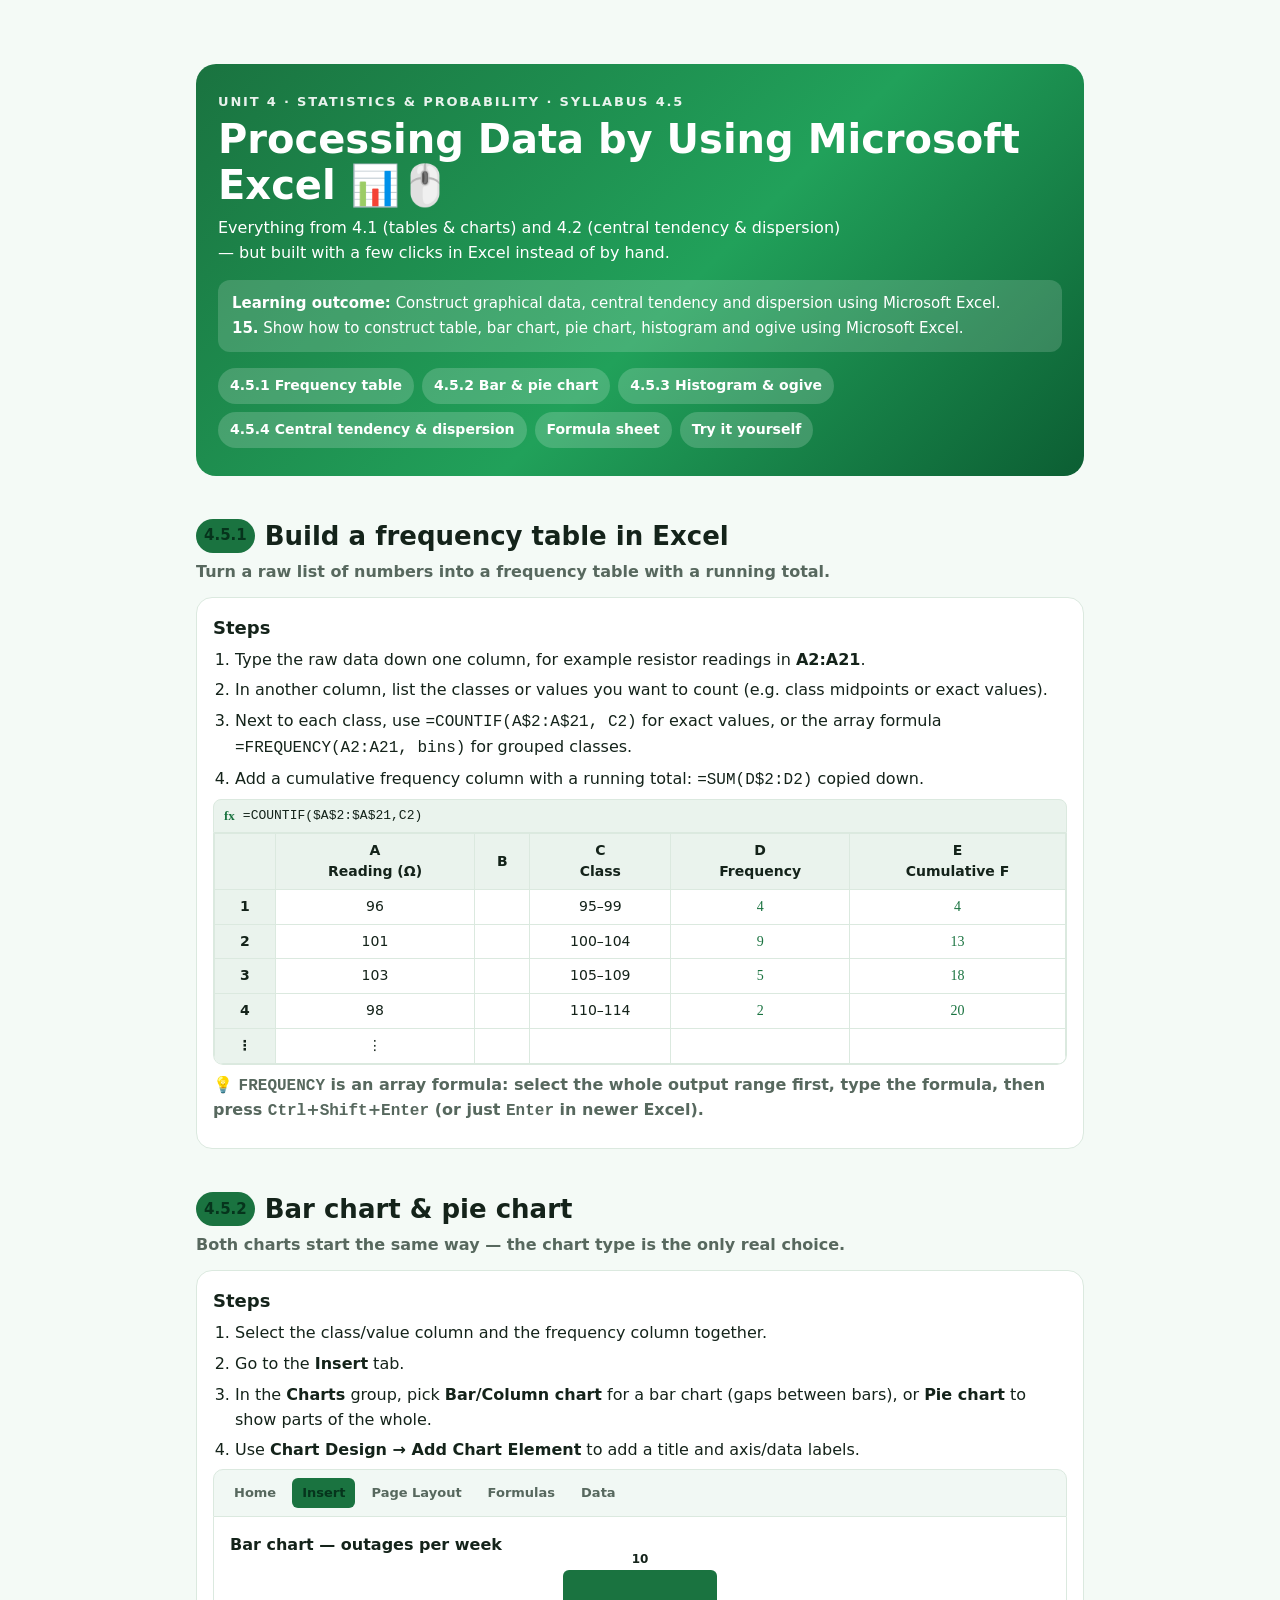
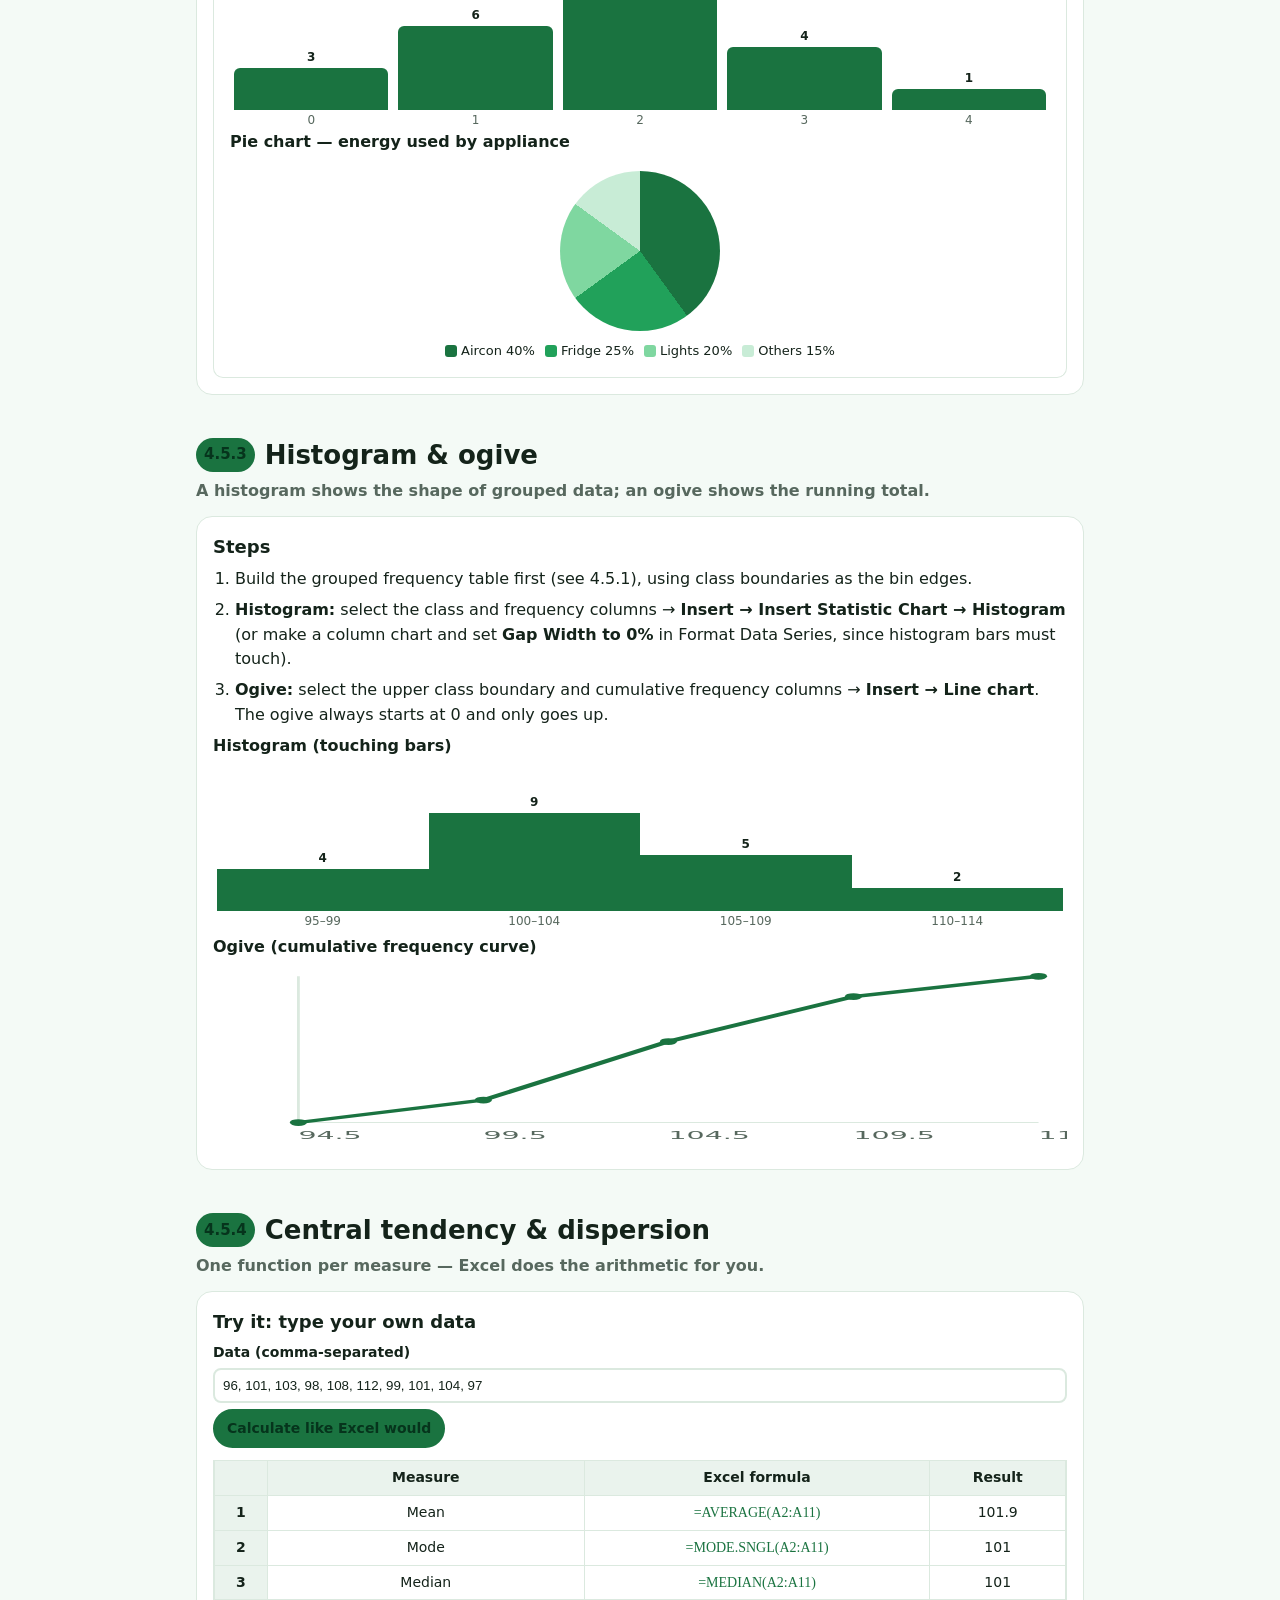
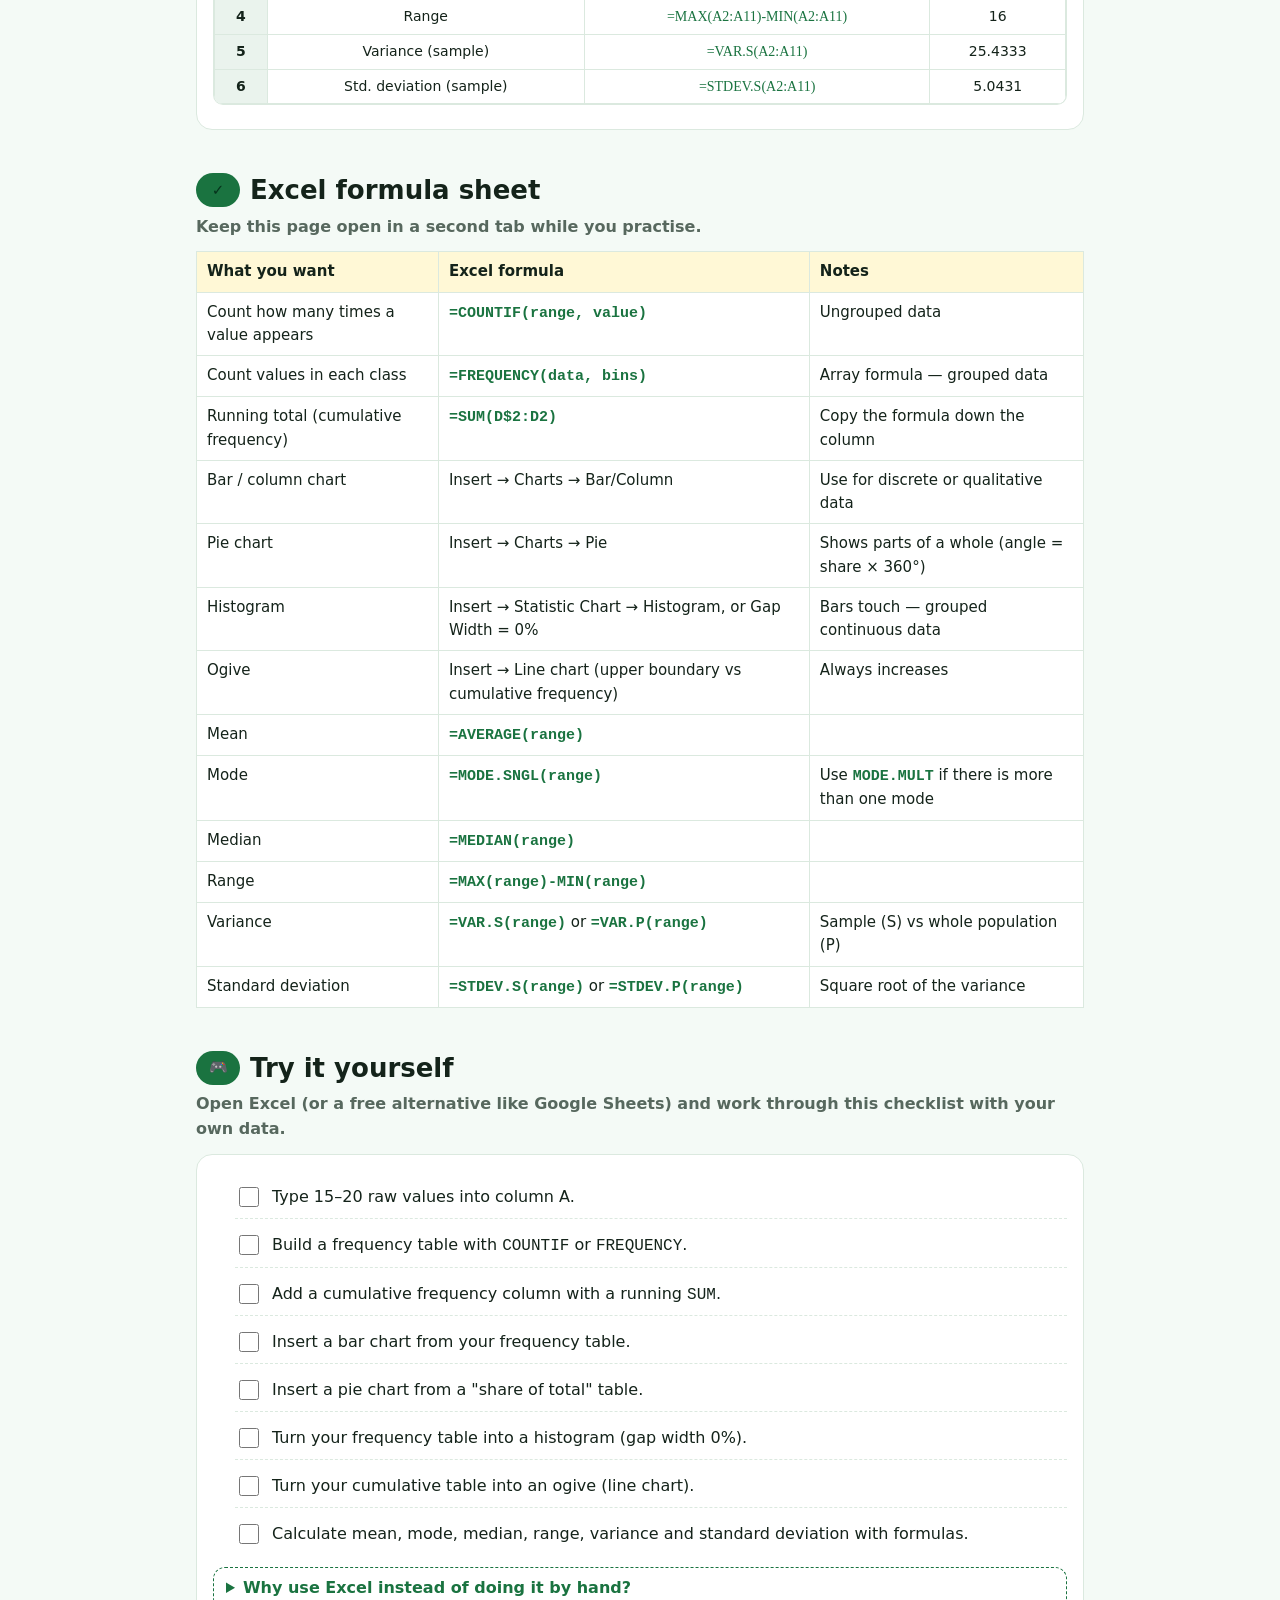
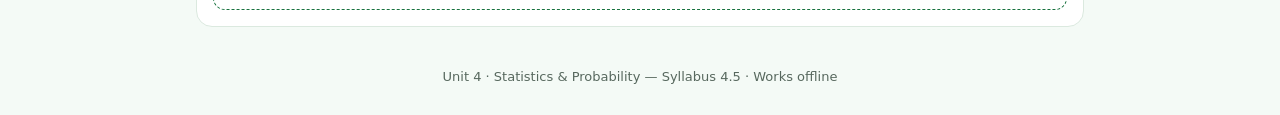
<file: lessons/excel-processing.html>
<!DOCTYPE html>
<html lang="en">
<head>
  <meta charset="UTF-8" />
  <meta name="viewport" content="width=device-width, initial-scale=1.0" />
  <title>Processing Data Using Microsoft Excel</title>
  <meta name="description" content="Syllabus 4.5: construct a frequency table, bar chart, pie chart, histogram and ogive, and calculate central tendency and dispersion, all using Microsoft Excel." />
  <style>
    :root {
      --bg: #f4faf6; --card: #ffffff; --ink: #14231a; --muted: #57685e; --line: #dbe9df; --accent: #1a7340;
      --rule: #fff8d6; --rule-line: #e9c84b;
      --ok: #1f7a4d; --ok-soft: #e2f6ea; --bad: #b3261e; --bad-soft: #fde7e5;
      --ribbon: #f1f8f4; --cell: #ffffff; --cellhead: #eaf3ed;
    }
    @media (prefers-color-scheme: dark) {
      :root:not([data-theme="light"]) {
        --bg: #0f1713; --card: #16211a; --ink: #eaf5ee; --muted: #a9bcae; --line: #2a3a2f; --accent: #6fd39a;
        --rule: #332c14; --rule-line: #8a7424;
        --ok: #7fe3b0; --ok-soft: #15302a; --bad: #ff9d95; --bad-soft: #3a1f1d;
        --ribbon: #1b271e; --cell: #16211a; --cellhead: #1f2e24;
      }
    }
    :root[data-theme="dark"] {
      --bg: #0f1713; --card: #16211a; --ink: #eaf5ee; --muted: #a9bcae; --line: #2a3a2f; --accent: #6fd39a;
      --rule: #332c14; --rule-line: #8a7424;
      --ok: #7fe3b0; --ok-soft: #15302a; --bad: #ff9d95; --bad-soft: #3a1f1d;
      --ribbon: #1b271e; --cell: #16211a; --cellhead: #1f2e24;
    }

    * { box-sizing: border-box; }
    html { scroll-behavior: smooth; }
    body { margin: 0; background: var(--bg); color: var(--ink); font: 16px/1.55 system-ui, -apple-system, "Segoe UI", Roboto, sans-serif; }
    .page { max-width: 920px; margin: 0 auto; padding: 64px 16px 40px; }

    .hero { border-radius: 20px; padding: 28px 22px; color: #fff; background: linear-gradient(135deg, #1a7340, #21a15a 55%, #0c5e33); }
    .kicker { margin: 0 0 4px; font-size: 13px; font-weight: 700; letter-spacing: .14em; text-transform: uppercase; opacity: .9; }
    .hero h1 { margin: 0 0 8px; font-size: clamp(26px, 5vw, 40px); line-height: 1.15; }
    .lead { margin: 0; max-width: 62ch; }
    .syllabus { margin-top: 14px; padding: 10px 14px; border-radius: 12px; background: rgba(255, 255, 255, .16); font-size: 15px; }
    .syllabus p { margin: 2px 0; }
    .jump { display: flex; flex-wrap: wrap; gap: 8px; margin-top: 16px; }
    .jump a { color: #fff; text-decoration: none; font-size: 14px; font-weight: 600; padding: 7px 12px; border-radius: 999px; background: rgba(255, 255, 255, .18); }
    .jump a:hover, .jump a:focus-visible { background: rgba(255, 255, 255, .32); }

    .topic { margin-top: 40px; scroll-margin-top: 16px; }
    .topic > h2 { display: flex; align-items: center; gap: 10px; margin: 0 0 4px; font-size: clamp(20px, 3vw, 26px); }
    .num { display: inline-grid; place-items: center; min-width: 44px; height: 34px; padding: 0 8px; flex: none; border-radius: 999px; background: var(--accent); color: #06341c; font-size: 15px; font-weight: 800; }
    .dest { margin: 0 0 12px; color: var(--muted); font-weight: 600; }

    .box { background: var(--card); border: 1px solid var(--line); border-radius: 16px; padding: 16px; margin-bottom: 14px; }
    .box h3 { margin: 0 0 6px; font-size: 18px; }
    .box p { margin: 0 0 8px; }
    .box ol, .box ul { margin: 6px 0; padding-left: 22px; }
    .box li { margin-bottom: 6px; }

    button { font: inherit; }
    .btn, .pick button { font-size: 14px; font-weight: 600; cursor: pointer; border-radius: 999px; padding: 7px 12px; border: 2px solid var(--line); background: var(--card); color: var(--ink); }
    .btn.primary { border-color: var(--accent); background: var(--accent); color: #06341c; }
    .btn:hover { border-color: var(--accent); }

    /* --- Mock Excel ribbon + spreadsheet --- */
    .ribbon { background: var(--ribbon); border: 1px solid var(--line); border-radius: 10px 10px 0 0; padding: 8px 10px; display: flex; gap: 6px; flex-wrap: wrap; font-size: 13px; font-weight: 700; }
    .ribbon span { padding: 5px 10px; border-radius: 6px; color: var(--muted); }
    .ribbon span.active { background: var(--accent); color: #06341c; }
    .sheet-wrap { overflow-x: auto; border: 1px solid var(--line); border-top: none; border-radius: 0 0 10px 10px; }
    table.sheet { border-collapse: collapse; width: 100%; font-size: 14px; }
    table.sheet th, table.sheet td { border: 1px solid var(--line); padding: 6px 10px; text-align: center; white-space: nowrap; }
    table.sheet thead th { background: var(--cellhead); font-weight: 700; }
    table.sheet td.rowhead { background: var(--cellhead); font-weight: 700; }
    table.sheet td.formula-cell { font-family: "Cambria Math", Georgia, serif; color: var(--accent); }

    .fx { display: flex; align-items: center; gap: 8px; background: var(--cellhead); border: 1px solid var(--line); border-radius: 8px 8px 0 0; padding: 6px 10px; font-size: 13px; }
    .fx b { color: var(--accent); font-family: Georgia, serif; }
    .fx code { flex: 1; overflow-x: auto; }

    /* --- Simple CSS bar chart / pie chart mockups --- */
    .barchart { display: flex; align-items: flex-end; gap: 10px; height: 140px; margin: 12px 0; padding: 0 4px; }
    .barchart .bar { flex: 1; background: var(--accent); border-radius: 6px 6px 0 0; position: relative; min-width: 24px; }
    .barchart .bar span { position: absolute; top: -20px; left: 0; right: 0; text-align: center; font-size: 12px; font-weight: 700; }
    .barchart .bar em { position: absolute; bottom: -20px; left: 0; right: 0; text-align: center; font-size: 12px; font-style: normal; color: var(--muted); }

    .pie { width: 160px; height: 160px; border-radius: 50%; margin: 10px auto; }
    .piekey { display: flex; flex-wrap: wrap; gap: 10px; justify-content: center; font-size: 13px; }
    .piekey i { display: inline-block; width: 12px; height: 12px; border-radius: 3px; margin-right: 4px; vertical-align: middle; }

    .ogive-wrap svg { width: 100%; height: 180px; }
    .ogive-wrap .axis { stroke: var(--line); stroke-width: 1; }
    .ogive-wrap .line { fill: none; stroke: var(--accent); stroke-width: 3; }
    .ogive-wrap .dot { fill: var(--accent); }
    .ogive-wrap text { fill: var(--muted); font-size: 10px; }

    table.ref { width: 100%; border-collapse: collapse; background: var(--card); font-size: 15px; }
    table.ref th, table.ref td { border: 1px solid var(--line); padding: 8px 10px; text-align: left; vertical-align: top; }
    table.ref thead th { background: var(--rule); }
    table.ref code { color: var(--accent); font-weight: 700; }

    .checklist { list-style: none; margin: 0; padding: 0; }
    .checklist li { display: flex; align-items: flex-start; gap: 10px; padding: 8px 0; border-bottom: 1px dashed var(--line); }
    .checklist li:last-child { border-bottom: none; }
    .checklist input[type="checkbox"] { width: 20px; height: 20px; accent-color: var(--accent); margin-top: 2px; flex: none; }
    .checklist li.done span { text-decoration: line-through; color: var(--muted); }

    details.check { margin-top: 12px; border: 1px dashed var(--accent); border-radius: 12px; padding: 8px 12px; }
    details.check summary { cursor: pointer; font-weight: 700; color: var(--accent); }

    footer.note { text-align: center; color: var(--muted); font-size: 13px; margin-top: 40px; }
    @media (max-width: 560px) { .barchart { height: 110px; } }
  </style>
</head>
<body>
  <main class="page">
    <header class="hero">
      <p class="kicker">Unit 4 · Statistics &amp; Probability · Syllabus 4.5</p>
      <h1>Processing Data by Using Microsoft Excel 📊🖱️</h1>
      <p class="lead">Everything from 4.1 (tables &amp; charts) and 4.2 (central tendency &amp; dispersion) — but built with a few clicks in Excel instead of by hand.</p>
      <div class="syllabus">
        <p><b>Learning outcome:</b> Construct graphical data, central tendency and dispersion using Microsoft Excel.</p>
        <p><b>15.</b> Show how to construct table, bar chart, pie chart, histogram and ogive using Microsoft Excel.</p>
      </div>
      <nav class="jump" aria-label="Jump to a subtopic">
        <a href="#table">4.5.1 Frequency table</a>
        <a href="#charts">4.5.2 Bar &amp; pie chart</a>
        <a href="#histogram">4.5.3 Histogram &amp; ogive</a>
        <a href="#stats">4.5.4 Central tendency &amp; dispersion</a>
        <a href="#formulas">Formula sheet</a>
        <a href="#practice">Try it yourself</a>
      </nav>
    </header>

    <!-- ================= 4.5.1 FREQUENCY TABLE ================= -->
    <section id="table" class="topic">
      <h2><span class="num">4.5.1</span> Build a frequency table in Excel</h2>
      <p class="dest">Turn a raw list of numbers into a frequency table with a running total.</p>
      <div class="box">
        <h3>Steps</h3>
        <ol>
          <li>Type the raw data down one column, for example resistor readings in <b>A2:A21</b>.</li>
          <li>In another column, list the classes or values you want to count (e.g. class midpoints or exact values).</li>
          <li>Next to each class, use <code>=COUNTIF(A$2:A$21, C2)</code> for exact values, or the array formula <code>=FREQUENCY(A2:A21, bins)</code> for grouped classes.</li>
          <li>Add a cumulative frequency column with a running total: <code>=SUM(D$2:D2)</code> copied down.</li>
        </ol>
        <div class="fx"><b>fx</b><code>=COUNTIF($A$2:$A$21,C2)</code></div>
        <div class="sheet-wrap">
          <table class="sheet">
            <thead><tr><th></th><th>A<br>Reading (Ω)</th><th>B</th><th>C<br>Class</th><th>D<br>Frequency</th><th>E<br>Cumulative F</th></tr></thead>
            <tbody>
              <tr><td class="rowhead">1</td><td>96</td><td></td><td>95–99</td><td class="formula-cell">4</td><td class="formula-cell">4</td></tr>
              <tr><td class="rowhead">2</td><td>101</td><td></td><td>100–104</td><td class="formula-cell">9</td><td class="formula-cell">13</td></tr>
              <tr><td class="rowhead">3</td><td>103</td><td></td><td>105–109</td><td class="formula-cell">5</td><td class="formula-cell">18</td></tr>
              <tr><td class="rowhead">4</td><td>98</td><td></td><td>110–114</td><td class="formula-cell">2</td><td class="formula-cell">20</td></tr>
              <tr><td class="rowhead">⋮</td><td>⋮</td><td></td><td></td><td></td><td></td></tr>
            </tbody>
          </table>
        </div>
        <p class="dest" style="margin-top:8px">💡 <code>FREQUENCY</code> is an <b>array formula</b>: select the whole output range first, type the formula, then press <kbd>Ctrl</kbd>+<kbd>Shift</kbd>+<kbd>Enter</kbd> (or just <kbd>Enter</kbd> in newer Excel).</p>
      </div>
    </section>

    <!-- ================= 4.5.2 BAR & PIE CHART ================= -->
    <section id="charts" class="topic">
      <h2><span class="num">4.5.2</span> Bar chart &amp; pie chart</h2>
      <p class="dest">Both charts start the same way — the chart type is the only real choice.</p>
      <div class="box">
        <h3>Steps</h3>
        <ol>
          <li>Select the class/value column and the frequency column together.</li>
          <li>Go to the <b>Insert</b> tab.</li>
          <li>In the <b>Charts</b> group, pick <b>Bar/Column chart</b> for a bar chart (gaps between bars), or <b>Pie chart</b> to show parts of the whole.</li>
          <li>Use <b>Chart Design → Add Chart Element</b> to add a title and axis/data labels.</li>
        </ol>
        <div class="ribbon"><span>Home</span><span class="active">Insert</span><span>Page Layout</span><span>Formulas</span><span>Data</span></div>
        <div class="box" style="border-radius:0 0 10px 10px;border-top:none;margin-bottom:0">
          <p style="margin:0 0 10px;font-weight:700">Bar chart — outages per week</p>
          <div class="barchart">
            <div class="bar" style="height:30%"><span>3</span><em>0</em></div>
            <div class="bar" style="height:60%"><span>6</span><em>1</em></div>
            <div class="bar" style="height:100%"><span>10</span><em>2</em></div>
            <div class="bar" style="height:45%"><span>4</span><em>3</em></div>
            <div class="bar" style="height:15%"><span>1</span><em>4</em></div>
          </div>
          <p style="margin:20px 0 16px;font-weight:700">Pie chart — energy used by appliance</p>
          <div class="pie" style="background: conic-gradient(#1a7340 0 40%, #21a15a 40% 65%, #7fd7a0 65% 85%, #c8ecd6 85% 100%)"></div>
          <div class="piekey">
            <span><i style="background:#1a7340"></i>Aircon 40%</span>
            <span><i style="background:#21a15a"></i>Fridge 25%</span>
            <span><i style="background:#7fd7a0"></i>Lights 20%</span>
            <span><i style="background:#c8ecd6"></i>Others 15%</span>
          </div>
        </div>
      </div>
    </section>

    <!-- ================= 4.5.3 HISTOGRAM & OGIVE ================= -->
    <section id="histogram" class="topic">
      <h2><span class="num">4.5.3</span> Histogram &amp; ogive</h2>
      <p class="dest">A histogram shows the shape of grouped data; an ogive shows the running total.</p>
      <div class="box">
        <h3>Steps</h3>
        <ol>
          <li>Build the grouped frequency table first (see 4.5.1), using class boundaries as the bin edges.</li>
          <li><b>Histogram:</b> select the class and frequency columns → <b>Insert → Insert Statistic Chart → Histogram</b> (or make a column chart and set <b>Gap Width to 0%</b> in Format Data Series, since histogram bars must touch).</li>
          <li><b>Ogive:</b> select the upper class boundary and cumulative frequency columns → <b>Insert → Line chart</b>. The ogive always starts at 0 and only goes up.</li>
        </ol>
        <p style="margin:0 0 6px;font-weight:700">Histogram (touching bars)</p>
        <div class="barchart" style="gap:0">
          <div class="bar" style="height:30%;border-radius:0"><span>4</span><em>95–99</em></div>
          <div class="bar" style="height:70%;border-radius:0"><span>9</span><em>100–104</em></div>
          <div class="bar" style="height:40%;border-radius:0"><span>5</span><em>105–109</em></div>
          <div class="bar" style="height:16%;border-radius:0"><span>2</span><em>110–114</em></div>
        </div>
        <p style="margin:24px 0 6px;font-weight:700">Ogive (cumulative frequency curve)</p>
        <div class="ogive-wrap">
          <svg viewBox="0 0 300 160" preserveAspectRatio="none">
            <line class="axis" x1="30" y1="10" x2="30" y2="140"></line>
            <line class="axis" x1="30" y1="140" x2="290" y2="140"></line>
            <polyline class="line" points="30,140 95,120 160,68 225,28 290,10"></polyline>
            <circle class="dot" cx="30" cy="140" r="3"></circle>
            <circle class="dot" cx="95" cy="120" r="3"></circle>
            <circle class="dot" cx="160" cy="68" r="3"></circle>
            <circle class="dot" cx="225" cy="28" r="3"></circle>
            <circle class="dot" cx="290" cy="10" r="3"></circle>
            <text x="30" y="155">94.5</text><text x="95" y="155">99.5</text><text x="160" y="155">104.5</text><text x="225" y="155">109.5</text><text x="290" y="155">114.5</text>
          </svg>
        </div>
      </div>
    </section>

    <!-- ================= 4.5.4 CENTRAL TENDENCY & DISPERSION ================= -->
    <section id="stats" class="topic">
      <h2><span class="num">4.5.4</span> Central tendency &amp; dispersion</h2>
      <p class="dest">One function per measure — Excel does the arithmetic for you.</p>
      <div class="box">
        <h3>Try it: type your own data</h3>
        <label style="display:block;font-size:14px;font-weight:650;margin-bottom:6px">Data (comma-separated)<br>
          <input id="exNums" type="text" value="96, 101, 103, 98, 108, 112, 99, 101, 104, 97" style="width:100%;padding:8px;border-radius:8px;border:2px solid var(--line);background:var(--card);color:var(--ink);margin-top:4px" autocomplete="off" spellcheck="false">
        </label>
        <button type="button" id="exCalc" class="btn primary">Calculate like Excel would</button>
        <div class="sheet-wrap" style="margin-top:12px">
          <table class="sheet">
            <thead><tr><th></th><th>Measure</th><th>Excel formula</th><th>Result</th></tr></thead>
            <tbody id="exResults">
              <tr><td class="rowhead">1</td><td>Mean</td><td class="formula-cell">=AVERAGE(A2:A11)</td><td id="exMean"></td></tr>
              <tr><td class="rowhead">2</td><td>Mode</td><td class="formula-cell">=MODE.SNGL(A2:A11)</td><td id="exMode"></td></tr>
              <tr><td class="rowhead">3</td><td>Median</td><td class="formula-cell">=MEDIAN(A2:A11)</td><td id="exMedian"></td></tr>
              <tr><td class="rowhead">4</td><td>Range</td><td class="formula-cell">=MAX(A2:A11)-MIN(A2:A11)</td><td id="exRange"></td></tr>
              <tr><td class="rowhead">5</td><td>Variance (sample)</td><td class="formula-cell">=VAR.S(A2:A11)</td><td id="exVar"></td></tr>
              <tr><td class="rowhead">6</td><td>Std. deviation (sample)</td><td class="formula-cell">=STDEV.S(A2:A11)</td><td id="exSd"></td></tr>
            </tbody>
          </table>
        </div>
        <p id="exError" style="color:var(--bad);font-weight:650"></p>
      </div>
    </section>

    <!-- ================= FORMULA SHEET ================= -->
    <section id="formulas" class="topic">
      <h2><span class="num">✓</span> Excel formula sheet</h2>
      <p class="dest">Keep this page open in a second tab while you practise.</p>
      <div class="table-scroll">
        <table class="ref">
          <thead><tr><th>What you want</th><th>Excel formula</th><th>Notes</th></tr></thead>
          <tbody>
            <tr><td>Count how many times a value appears</td><td><code>=COUNTIF(range, value)</code></td><td>Ungrouped data</td></tr>
            <tr><td>Count values in each class</td><td><code>=FREQUENCY(data, bins)</code></td><td>Array formula — grouped data</td></tr>
            <tr><td>Running total (cumulative frequency)</td><td><code>=SUM(D$2:D2)</code></td><td>Copy the formula down the column</td></tr>
            <tr><td>Bar / column chart</td><td>Insert → Charts → Bar/Column</td><td>Use for discrete or qualitative data</td></tr>
            <tr><td>Pie chart</td><td>Insert → Charts → Pie</td><td>Shows parts of a whole (angle = share × 360°)</td></tr>
            <tr><td>Histogram</td><td>Insert → Statistic Chart → Histogram, or Gap Width = 0%</td><td>Bars touch — grouped continuous data</td></tr>
            <tr><td>Ogive</td><td>Insert → Line chart (upper boundary vs cumulative frequency)</td><td>Always increases</td></tr>
            <tr><td>Mean</td><td><code>=AVERAGE(range)</code></td><td>&nbsp;</td></tr>
            <tr><td>Mode</td><td><code>=MODE.SNGL(range)</code></td><td>Use <code>MODE.MULT</code> if there is more than one mode</td></tr>
            <tr><td>Median</td><td><code>=MEDIAN(range)</code></td><td>&nbsp;</td></tr>
            <tr><td>Range</td><td><code>=MAX(range)-MIN(range)</code></td><td>&nbsp;</td></tr>
            <tr><td>Variance</td><td><code>=VAR.S(range)</code> or <code>=VAR.P(range)</code></td><td>Sample (S) vs whole population (P)</td></tr>
            <tr><td>Standard deviation</td><td><code>=STDEV.S(range)</code> or <code>=STDEV.P(range)</code></td><td>Square root of the variance</td></tr>
          </tbody>
        </table>
      </div>
    </section>

    <!-- ================= PRACTICE CHECKLIST ================= -->
    <section id="practice" class="topic">
      <h2><span class="num">🎮</span> Try it yourself</h2>
      <p class="dest">Open Excel (or a free alternative like Google Sheets) and work through this checklist with your own data.</p>
      <div class="box">
        <ul class="checklist" id="checklist">
          <li><input type="checkbox"><span>Type 15–20 raw values into column A.</span></li>
          <li><input type="checkbox"><span>Build a frequency table with <code>COUNTIF</code> or <code>FREQUENCY</code>.</span></li>
          <li><input type="checkbox"><span>Add a cumulative frequency column with a running <code>SUM</code>.</span></li>
          <li><input type="checkbox"><span>Insert a bar chart from your frequency table.</span></li>
          <li><input type="checkbox"><span>Insert a pie chart from a "share of total" table.</span></li>
          <li><input type="checkbox"><span>Turn your frequency table into a histogram (gap width 0%).</span></li>
          <li><input type="checkbox"><span>Turn your cumulative table into an ogive (line chart).</span></li>
          <li><input type="checkbox"><span>Calculate mean, mode, median, range, variance and standard deviation with formulas.</span></li>
        </ul>
        <details class="check">
          <summary>Why use Excel instead of doing it by hand?</summary>
          <p>Excel formulas update automatically when the data changes, so you can check your by-hand answers instantly and explore "what if a value changes?" without redoing every calculation.</p>
        </details>
      </div>
    </section>

    <footer class="note">Unit 4 · Statistics &amp; Probability — Syllabus 4.5 · Works offline</footer>
  </main>

  <script>
    (function () {
      function fmt(n) { return Number.isFinite(n) ? (Math.round(n * 10000) / 10000).toString() : '—'; }
      function mode(nums) {
        const counts = new Map();
        nums.forEach(n => counts.set(n, (counts.get(n) || 0) + 1));
        let best = null, bestCount = 0;
        counts.forEach((c, v) => { if (c > bestCount) { best = v; bestCount = c; } });
        return bestCount > 1 ? best : null;
      }
      function median(nums) {
        const s = [...nums].sort((a, b) => a - b), n = s.length;
        return n % 2 ? s[(n - 1) / 2] : (s[n / 2 - 1] + s[n / 2]) / 2;
      }
      function calc() {
        const raw = document.getElementById('exNums').value;
        const nums = raw.split(',').map(s => Number(s.trim())).filter(n => Number.isFinite(n));
        const err = document.getElementById('exError');
        if (nums.length < 2) { err.textContent = 'Enter at least two numbers, separated by commas.'; return; }
        err.textContent = '';
        const n = nums.length;
        const mean = nums.reduce((a, b) => a + b, 0) / n;
        const varSample = nums.reduce((a, b) => a + (b - mean) ** 2, 0) / (n - 1);
        document.getElementById('exMean').textContent = fmt(mean);
        const m = mode(nums);
        document.getElementById('exMode').textContent = m === null ? 'No mode' : fmt(m);
        document.getElementById('exMedian').textContent = fmt(median(nums));
        document.getElementById('exRange').textContent = fmt(Math.max(...nums) - Math.min(...nums));
        document.getElementById('exVar').textContent = fmt(varSample);
        document.getElementById('exSd').textContent = fmt(Math.sqrt(varSample));
      }
      document.getElementById('exCalc').addEventListener('click', calc);
      calc();
      document.querySelectorAll('#checklist input[type=checkbox]').forEach(function (box) {
        box.addEventListener('change', function () { box.closest('li').classList.toggle('done', box.checked); });
      });
    })();
  </script>
</body>
</html>
</file>
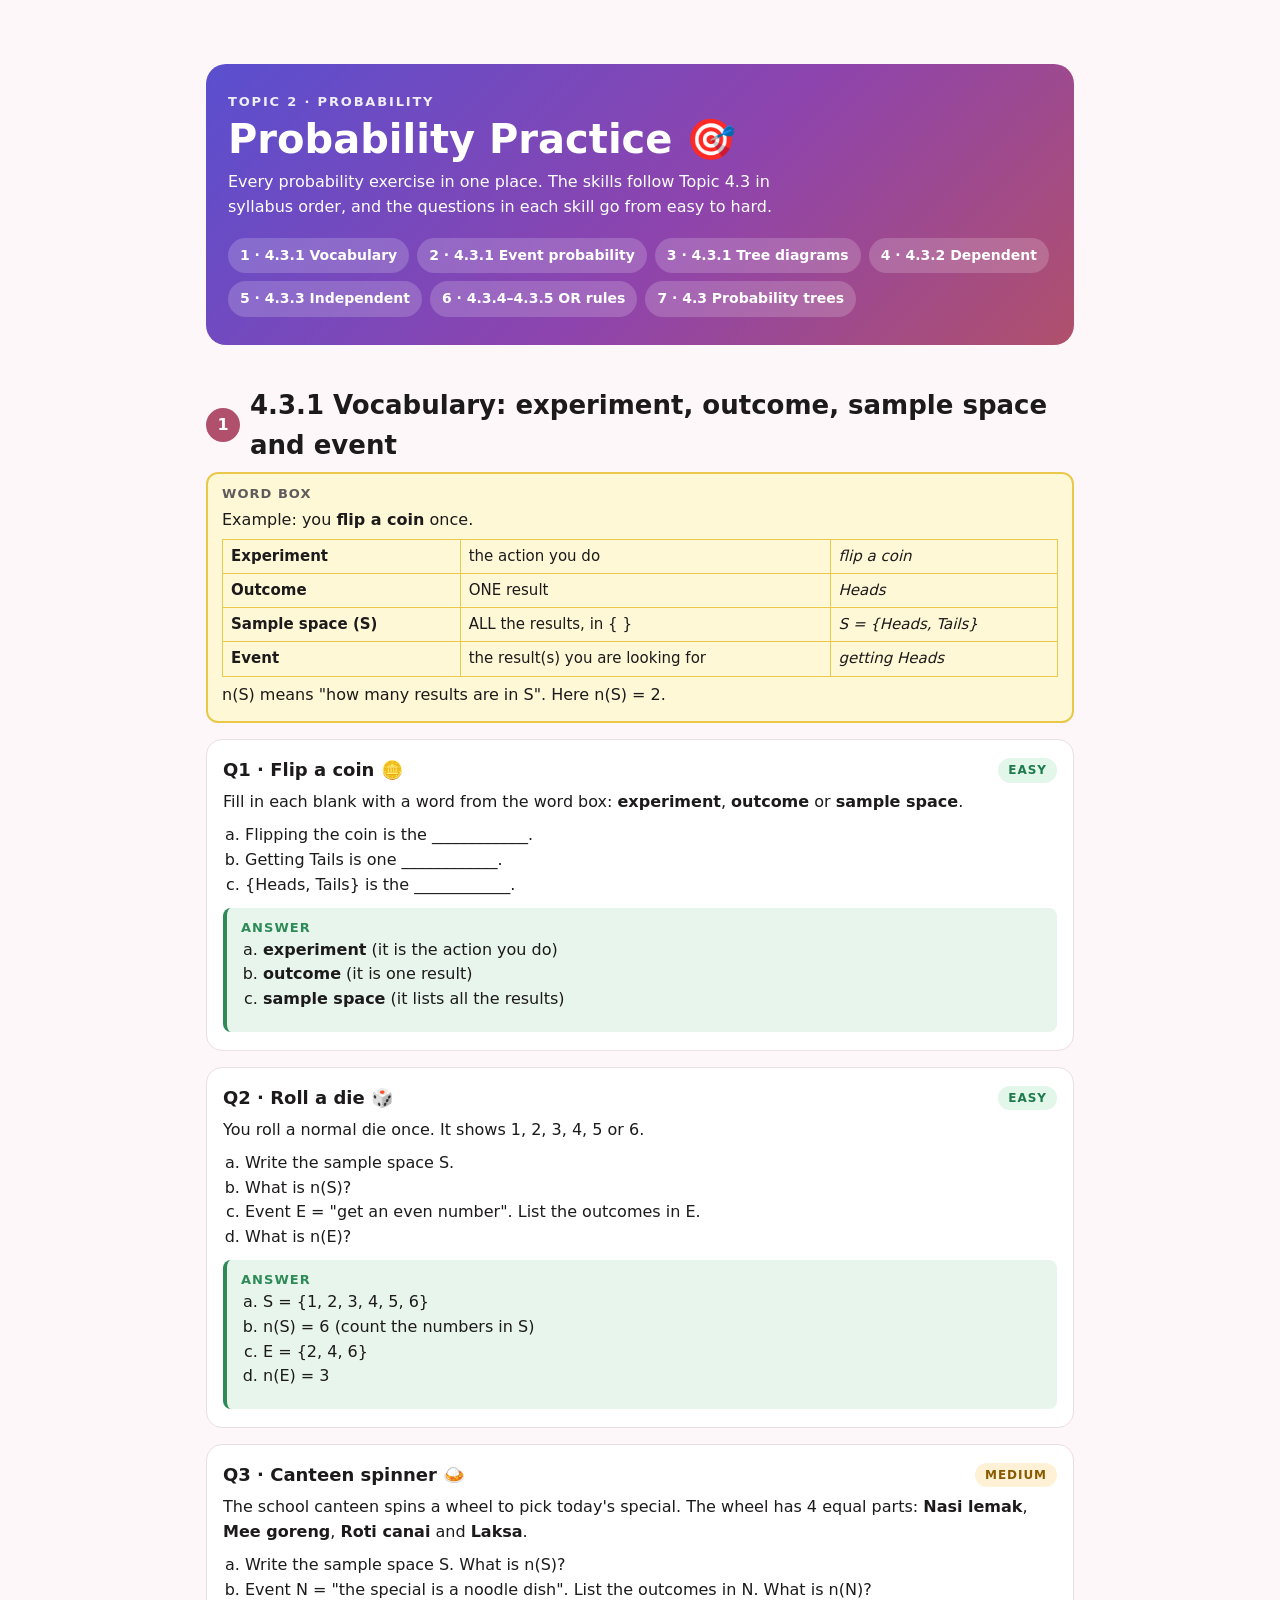
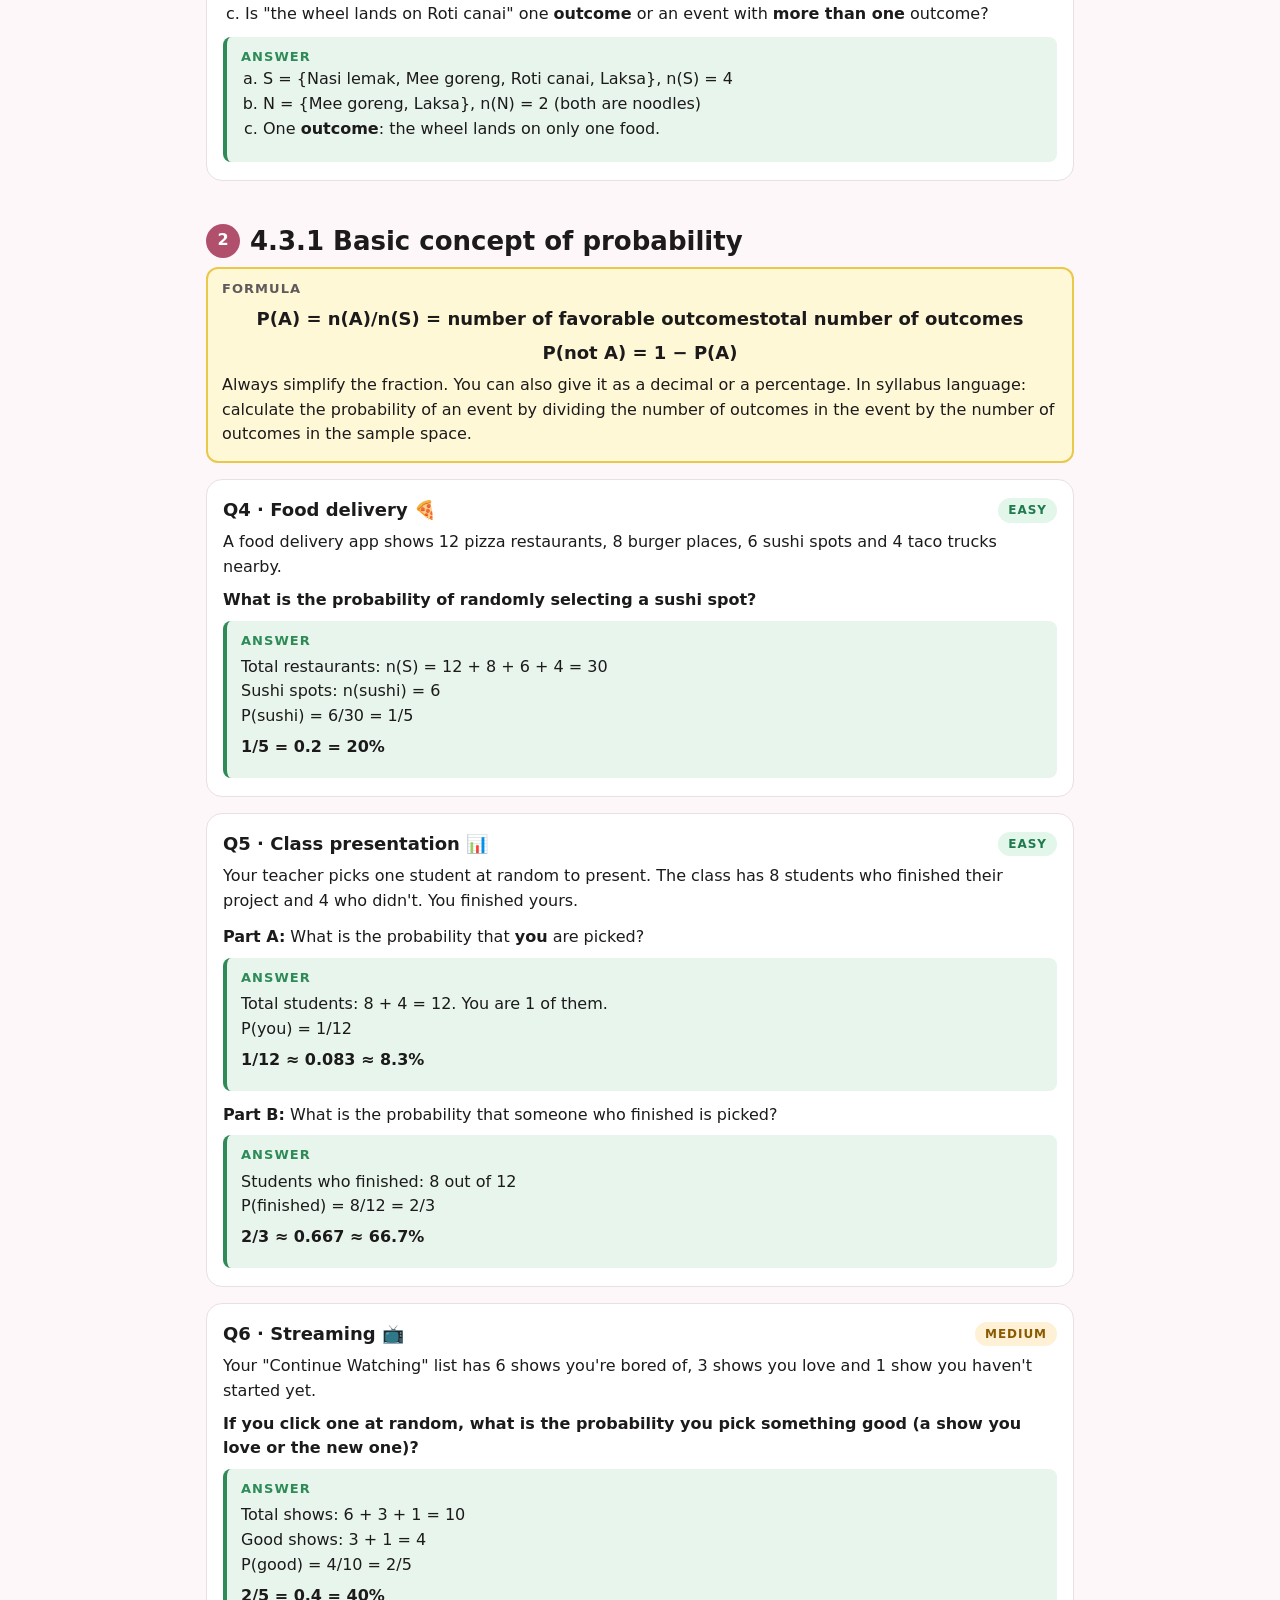
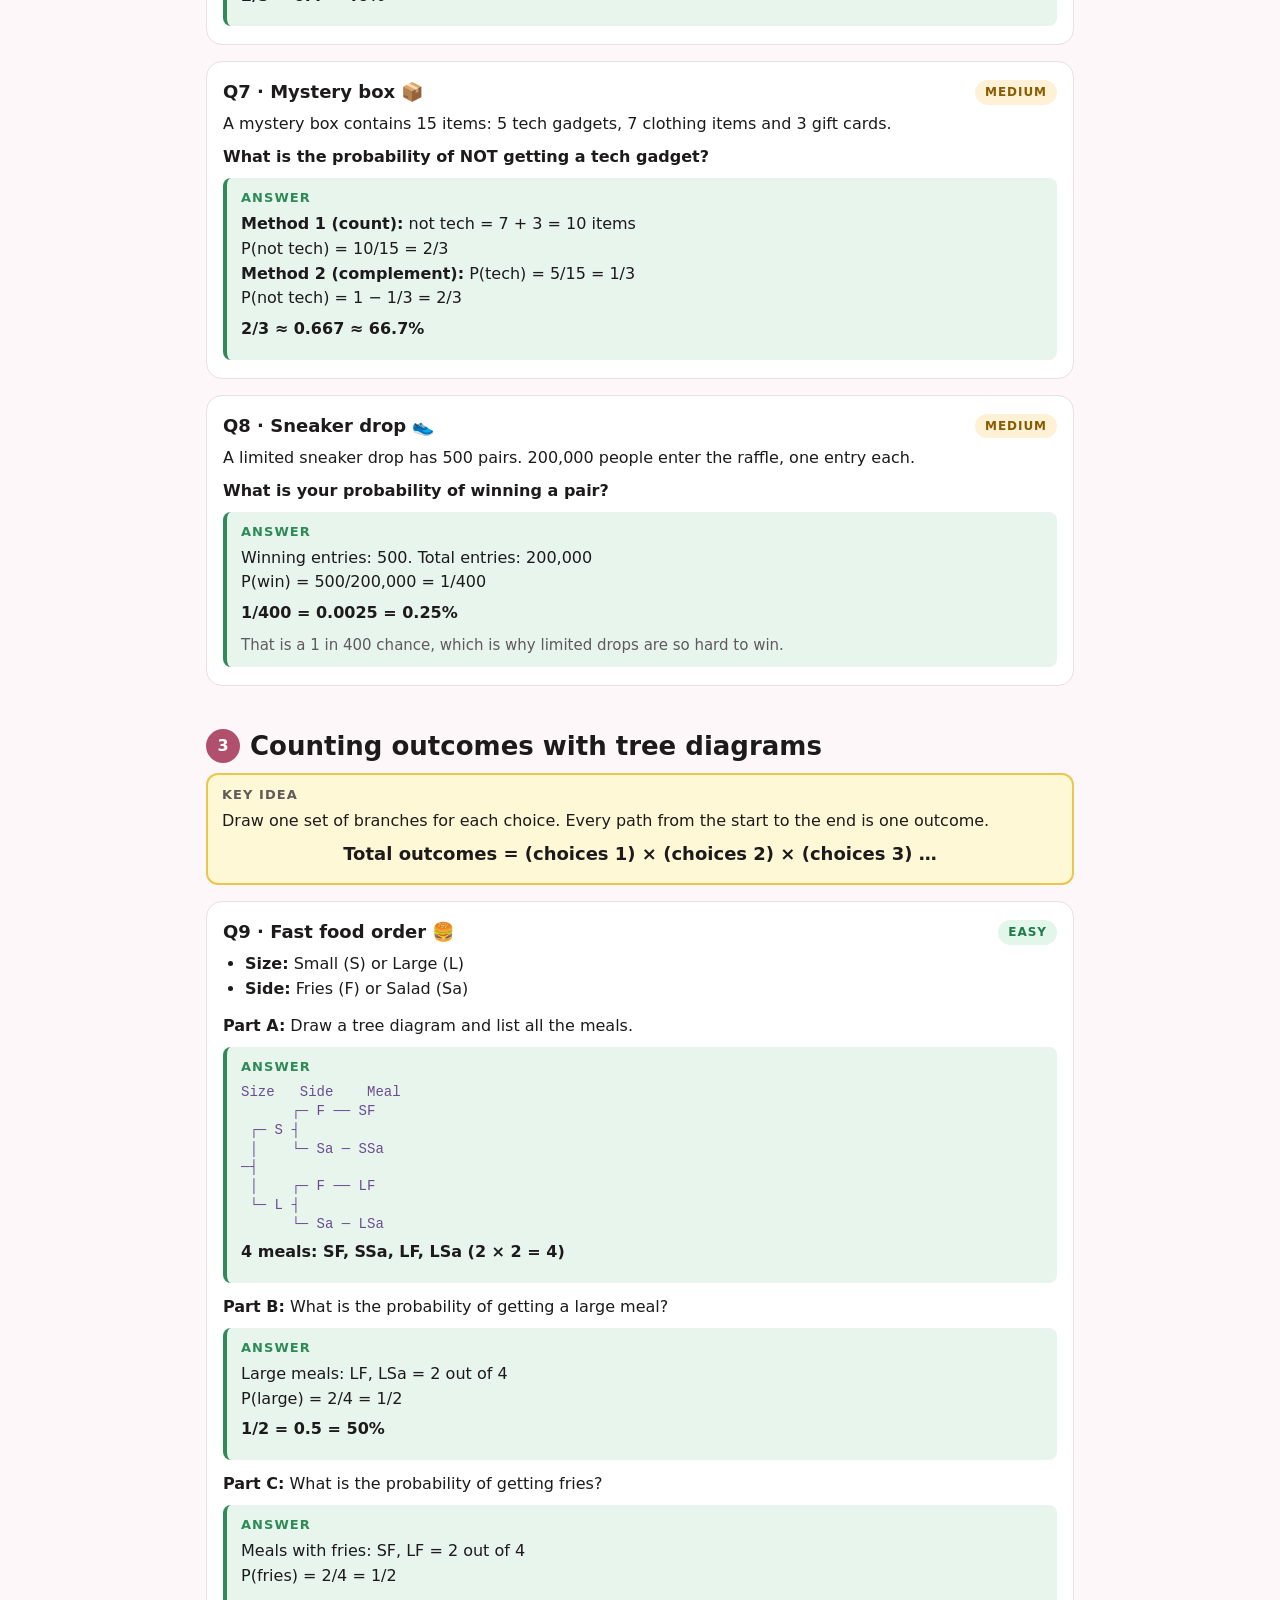
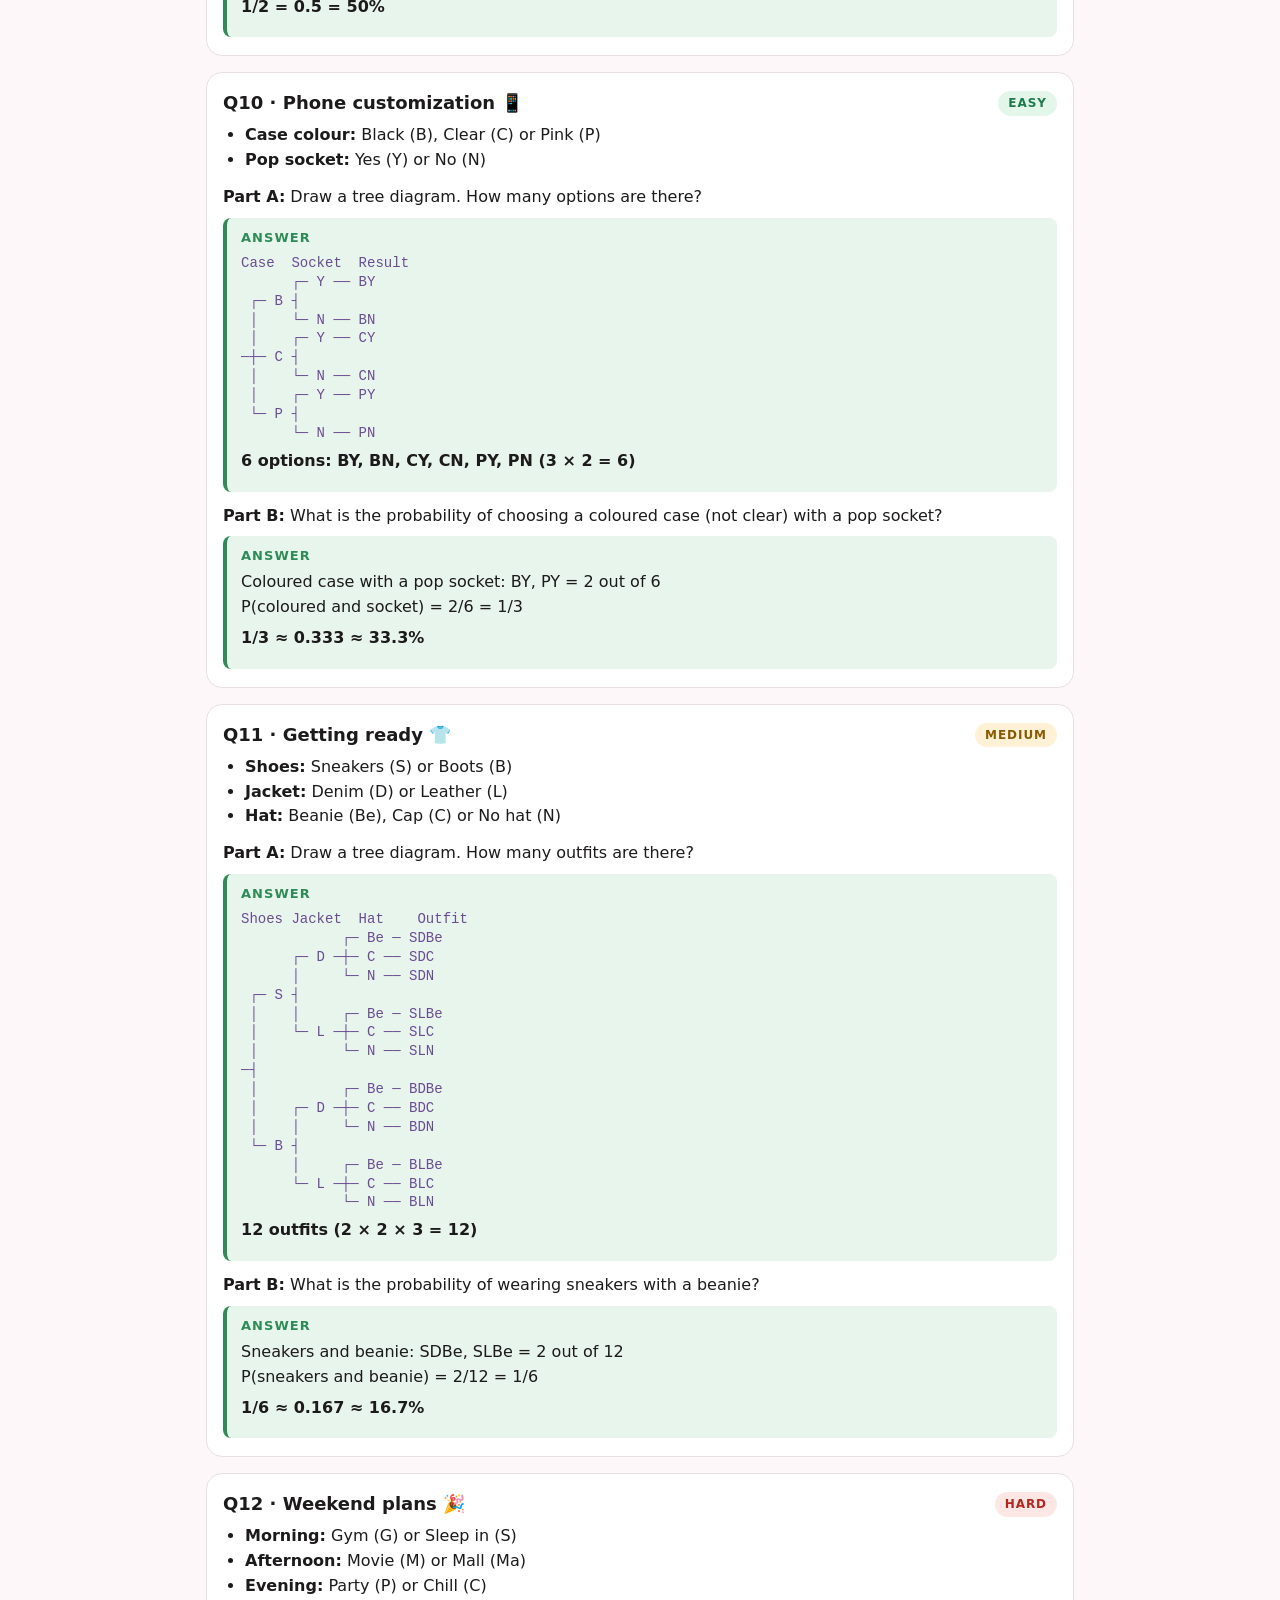
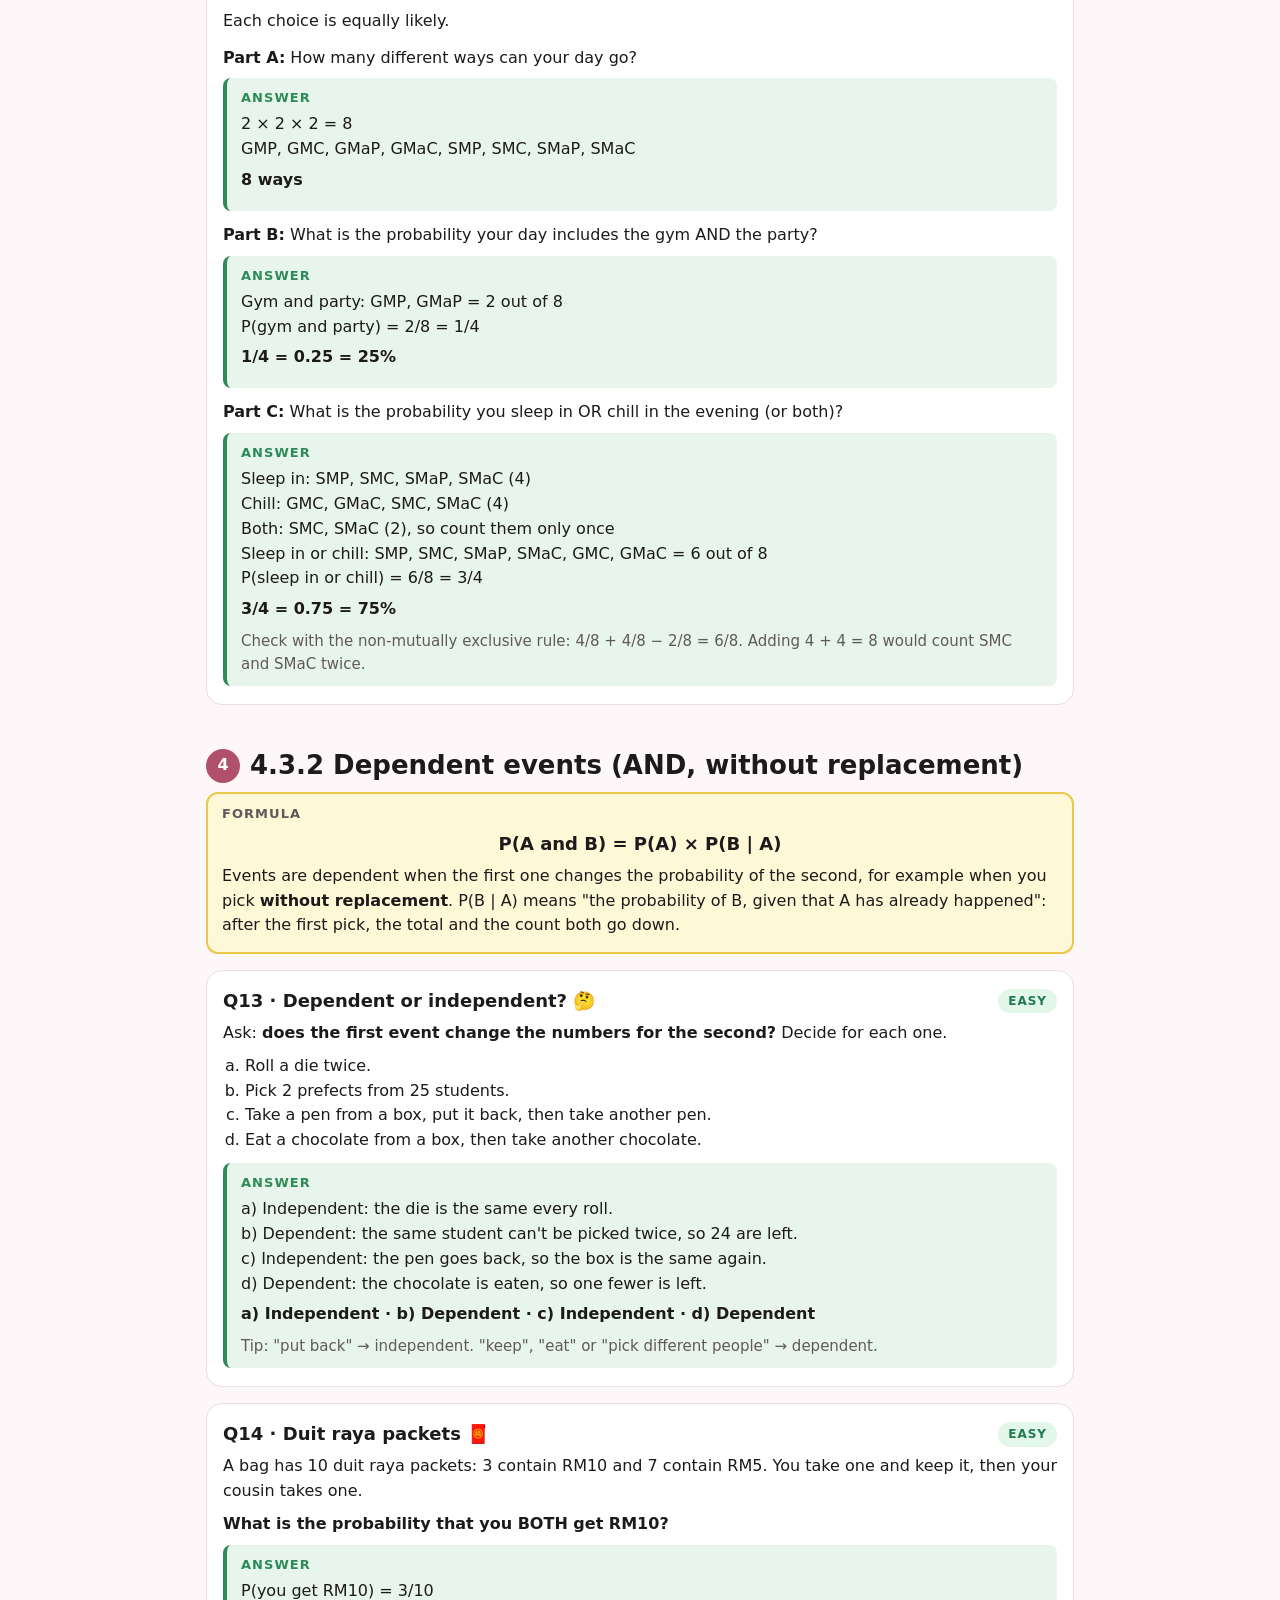
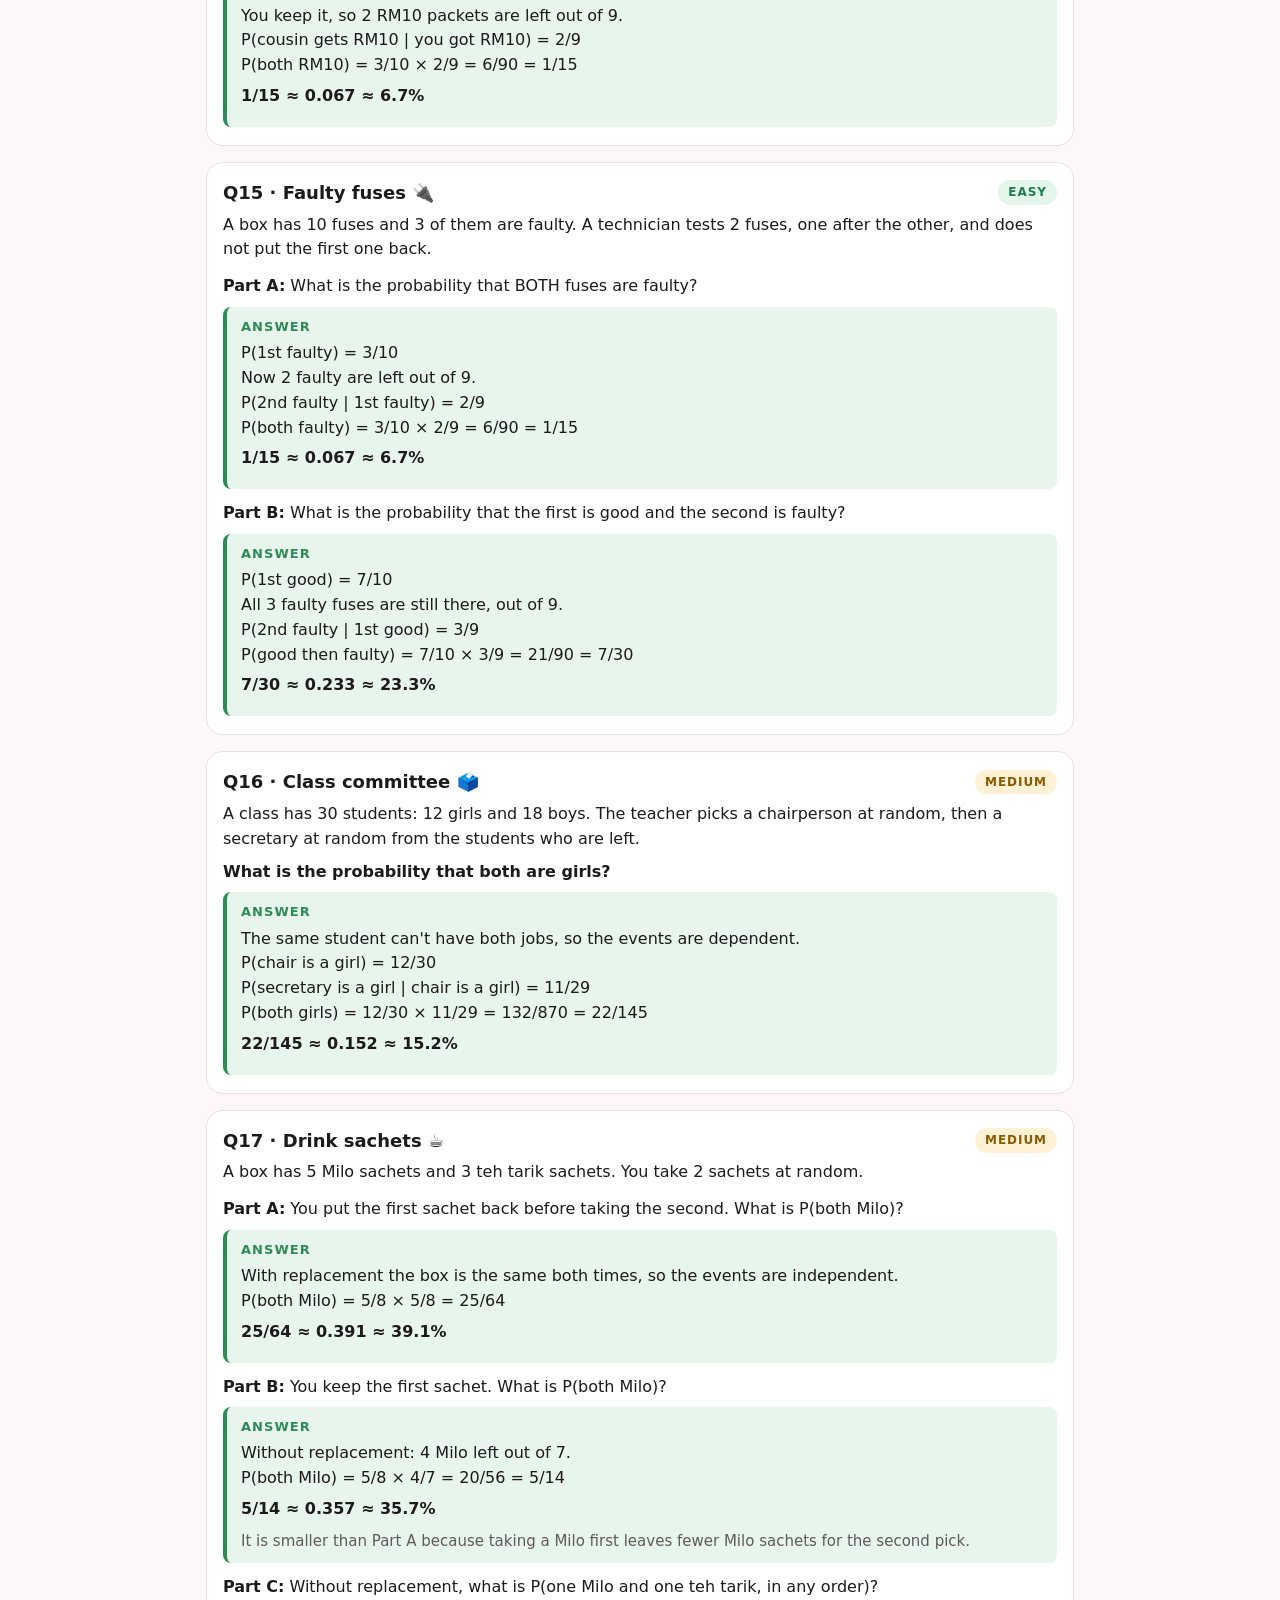
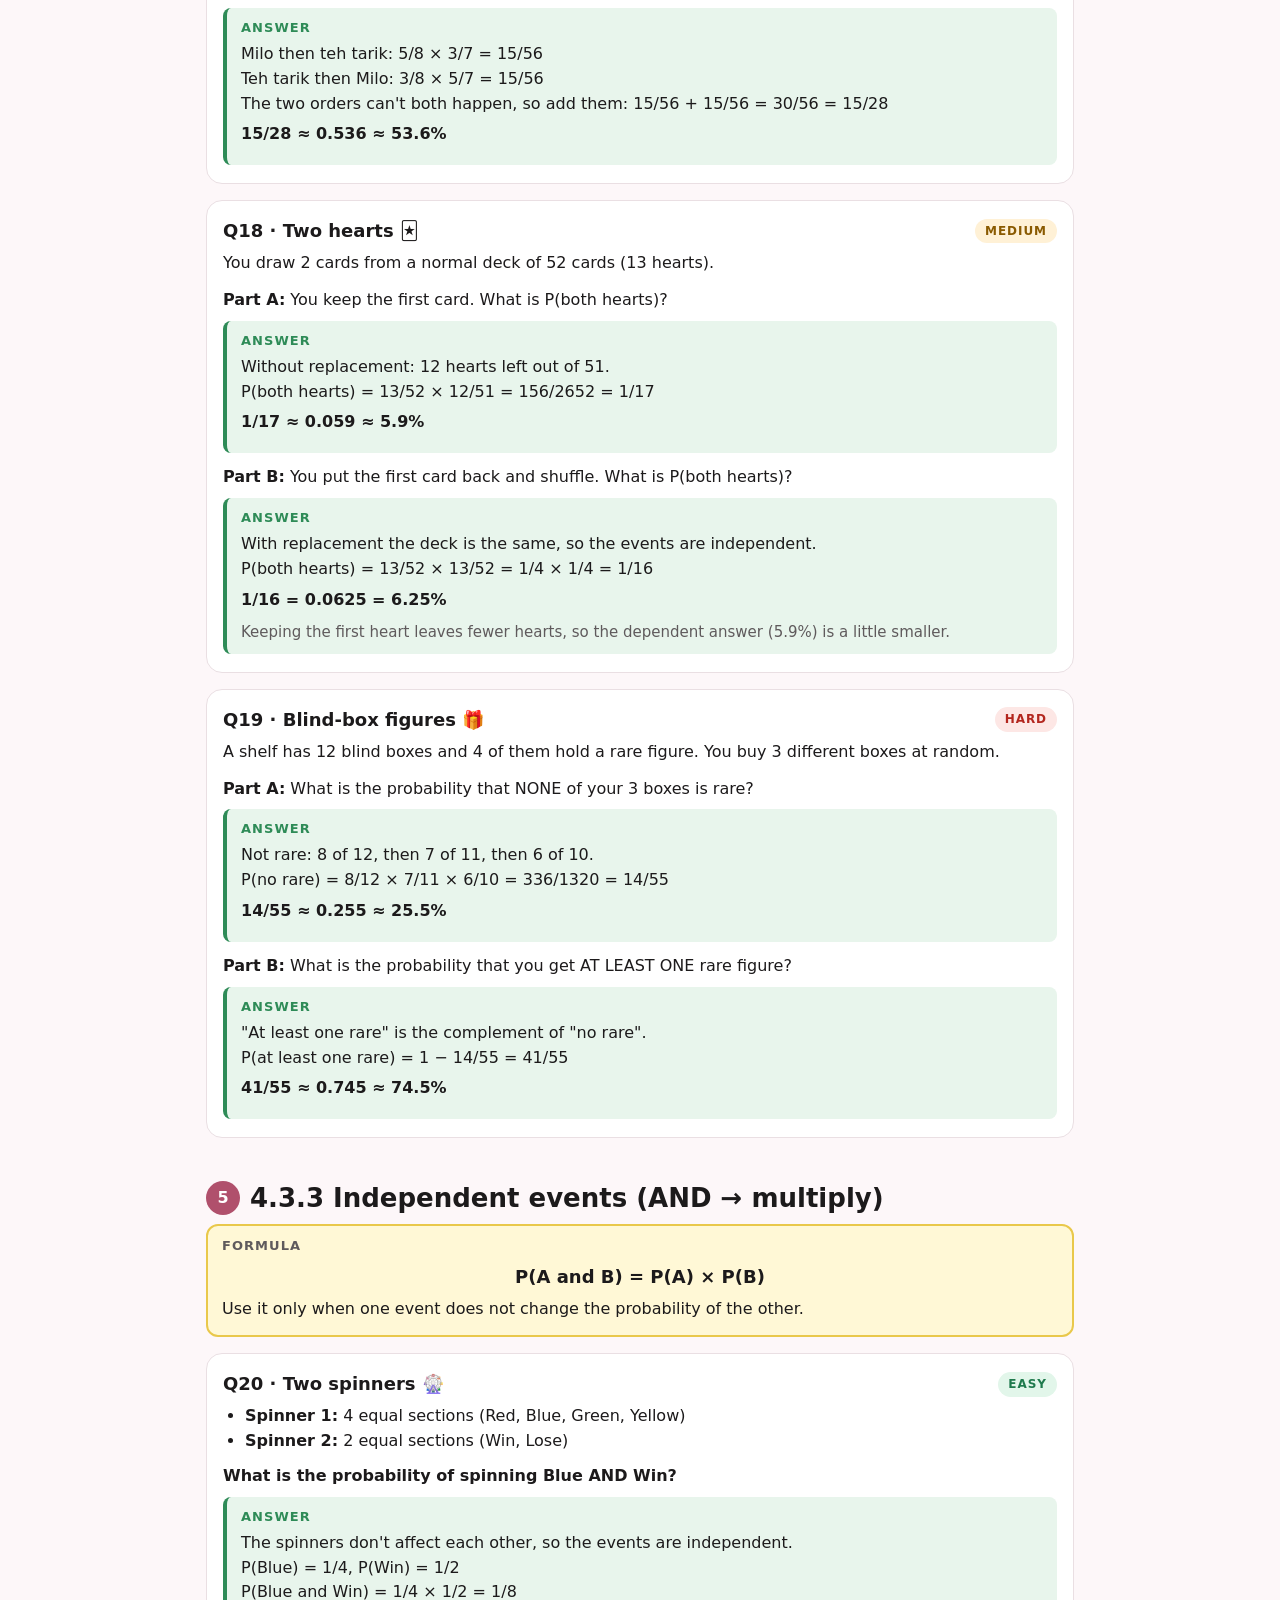
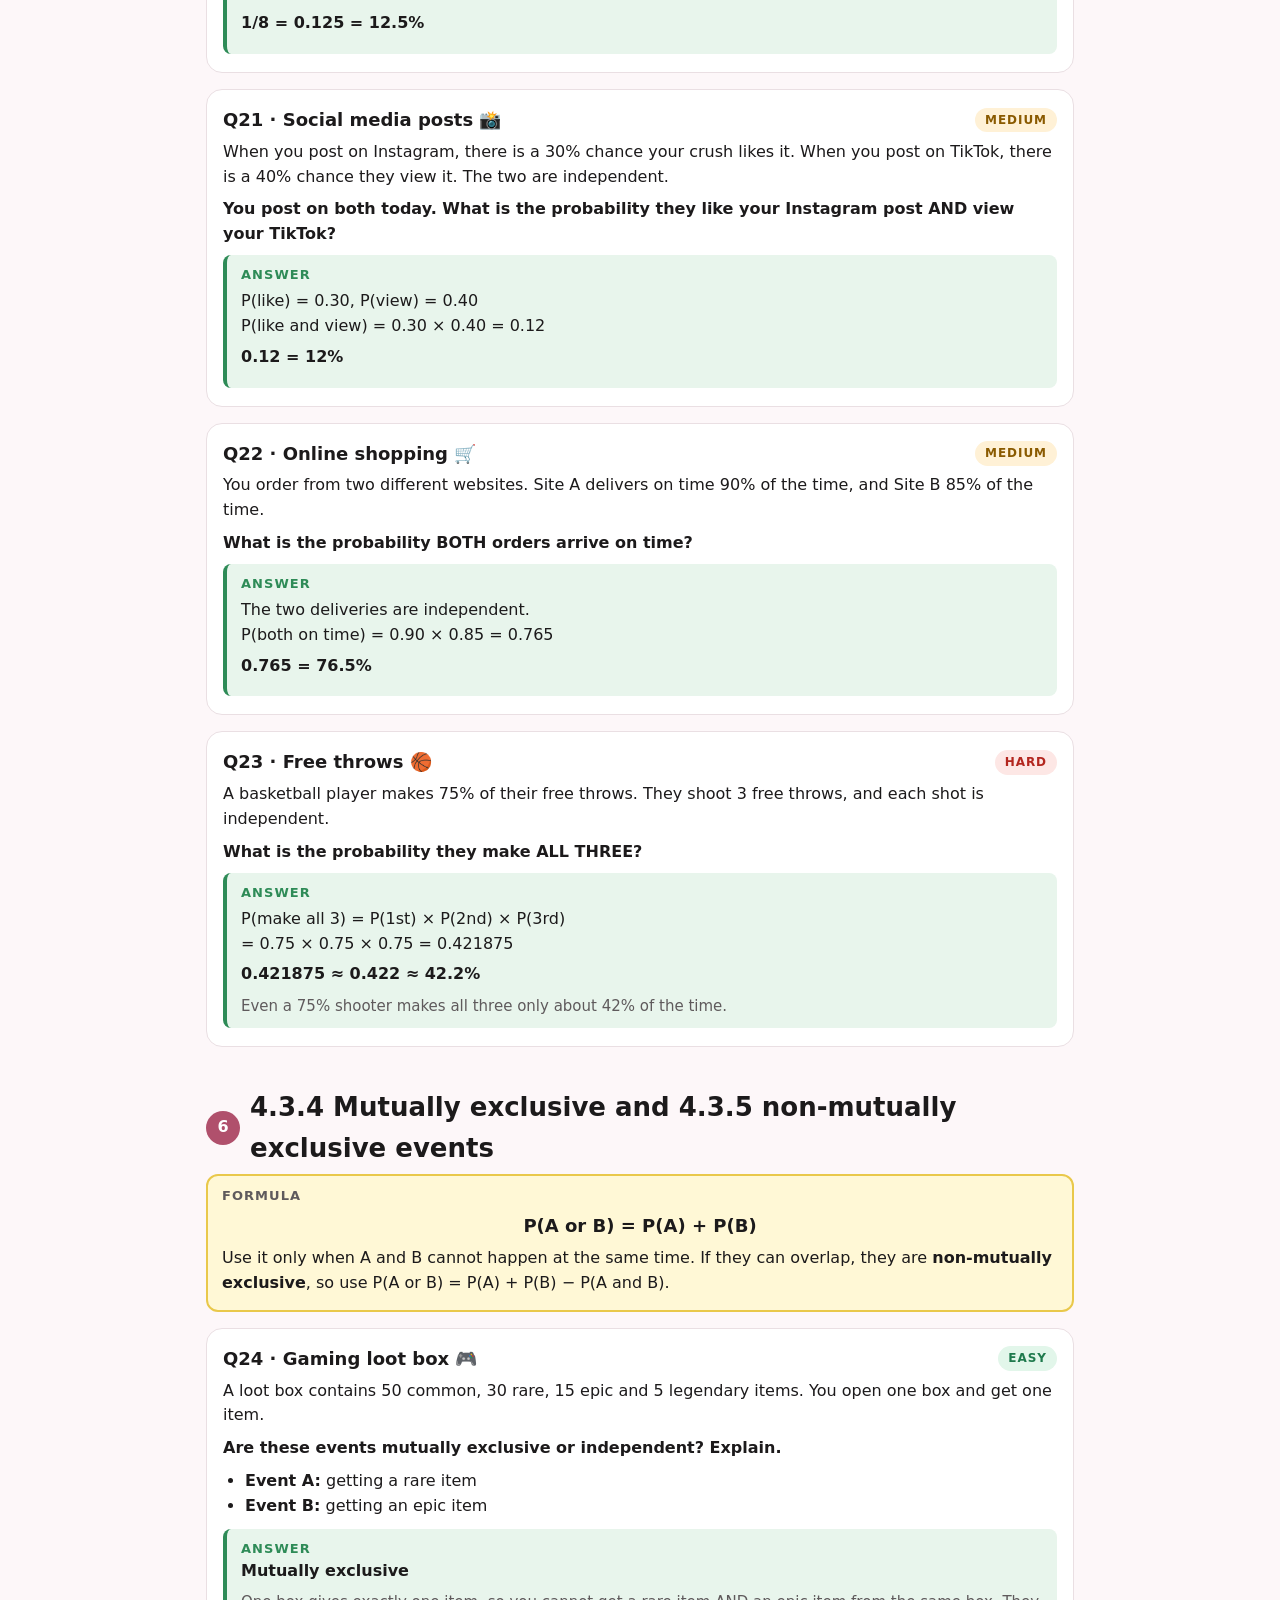
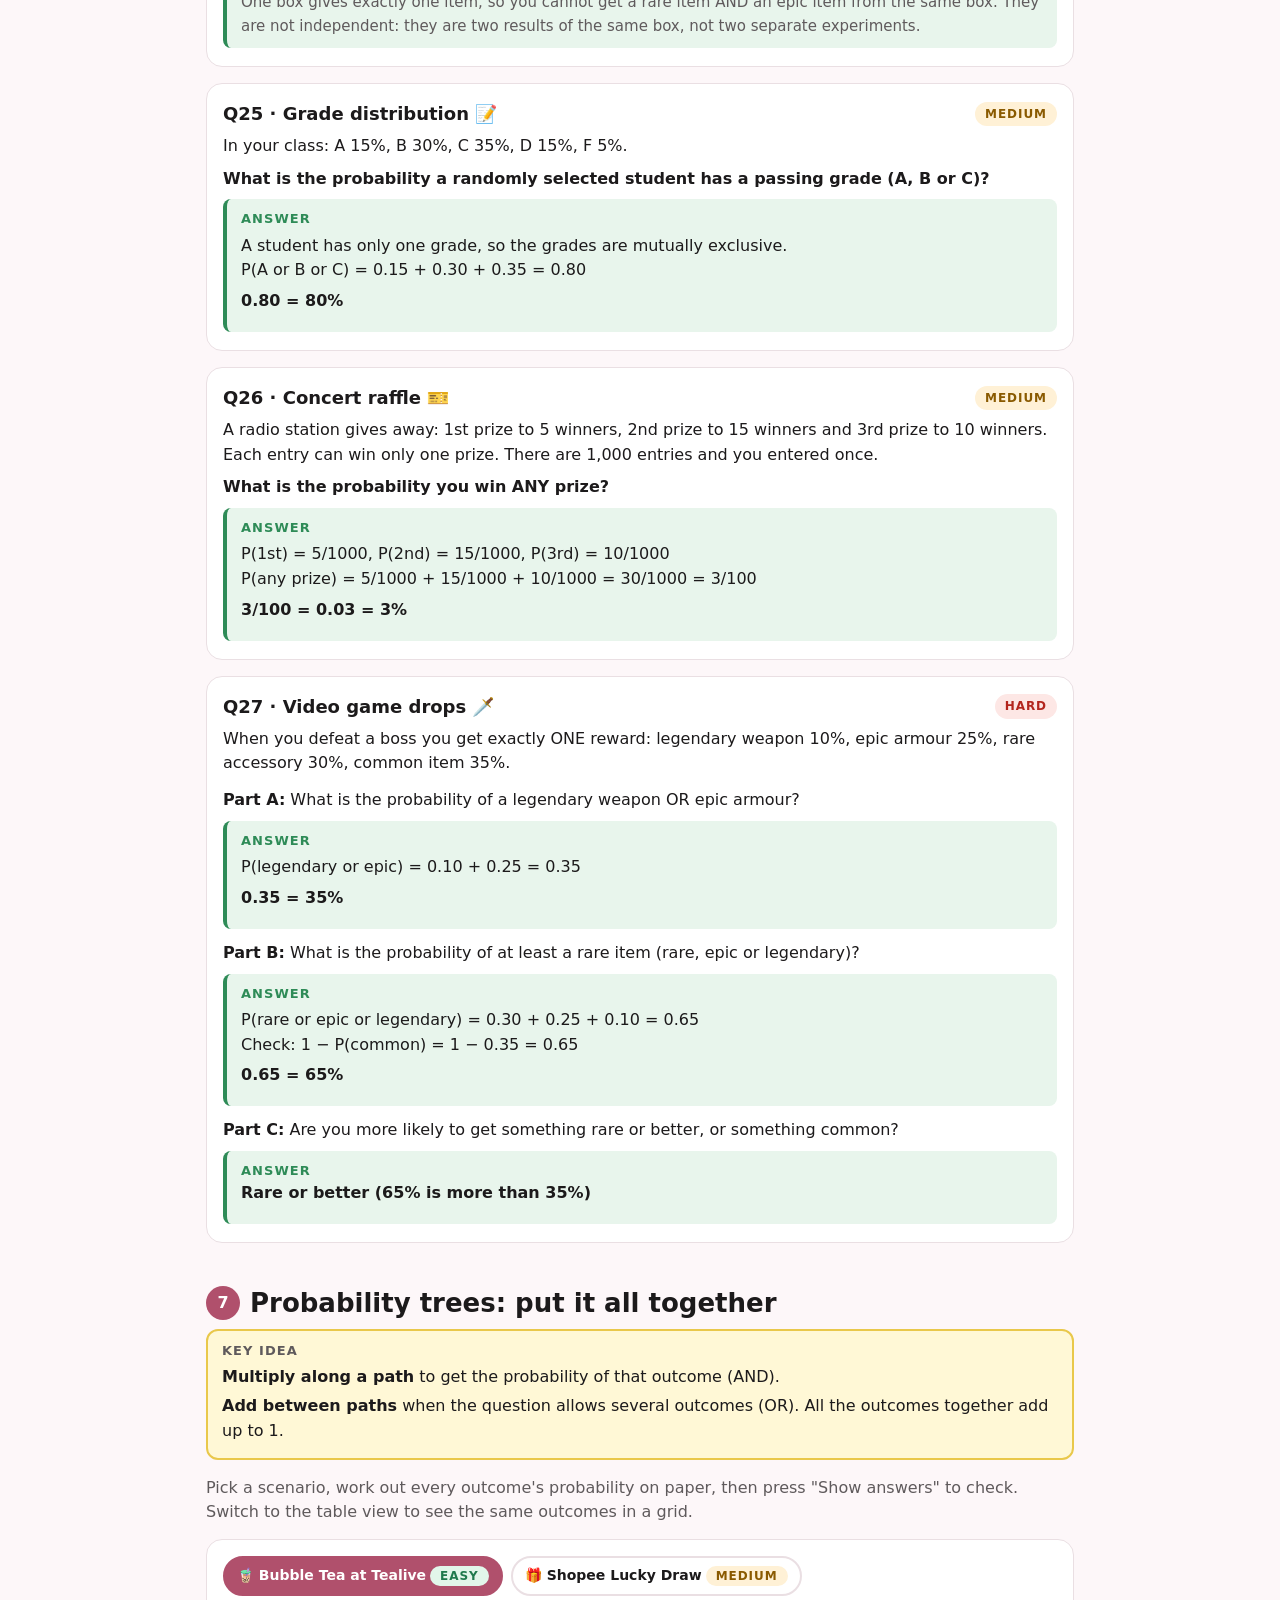
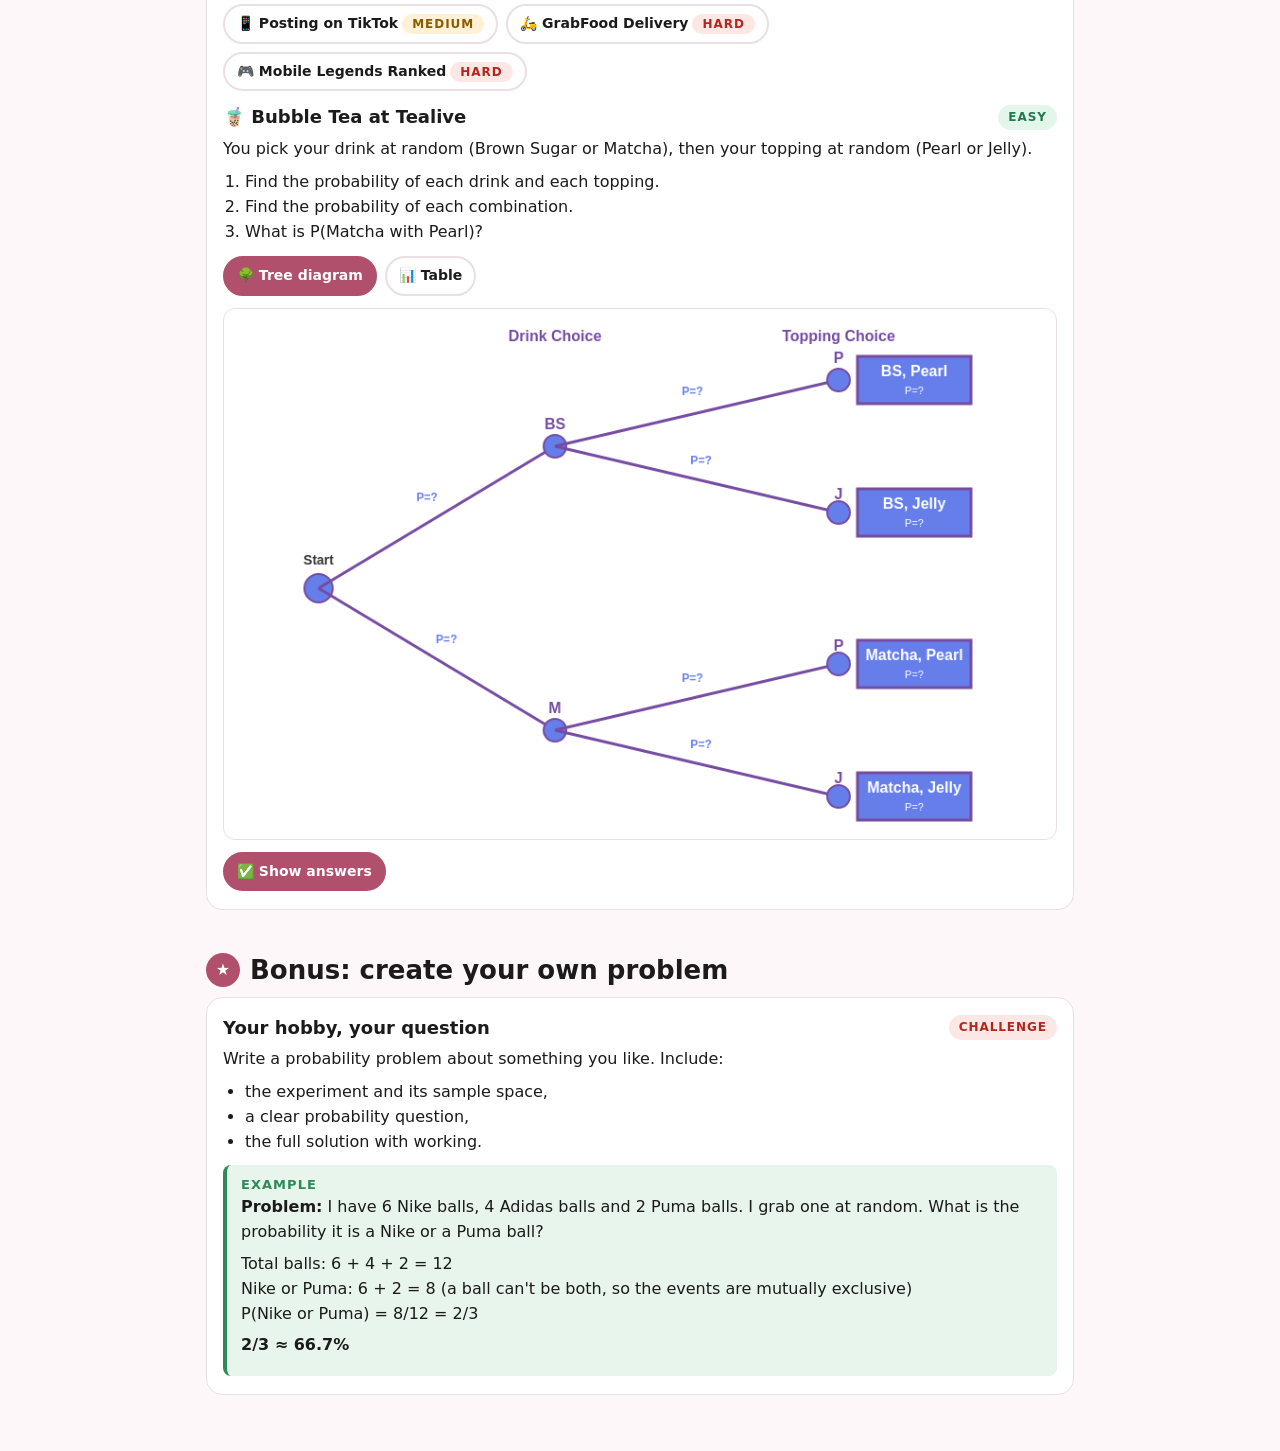
<file: lessons/probability-practice.html>
<!DOCTYPE html>
<html lang="en">
<head>
  <meta charset="UTF-8" />
  <meta name="viewport" content="width=device-width, initial-scale=1.0" />
  <title>Probability Practice</title>
  <meta name="description" content="Every probability exercise on one page, sorted by skill from easy to hard, with worked answers." />
  <style>
    :root {
      --bg: #fdf7f9; --card: #ffffff; --ink: #1c1a1b; --muted: #5f5a5c; --line: #eadfe3; --accent: #b0506c;
      --rule: #fff8d6; --rule-line: #e9c84b;
      --ans: #e8f5ec; --ans-line: #2e8b57;
      --easy: #1f7a4d; --easy-soft: #e2f6ea; --medium: #8a5a00; --medium-soft: #fff1d6; --hard: #b3261e; --hard-soft: #fde7e5;
      --tree: #6a4c93;
    }
    @media (prefers-color-scheme: dark) {
      :root:not([data-theme="light"]) {
        --bg: #161314; --card: #211c1e; --ink: #f6eef0; --muted: #c2b8bb; --line: #3a2f33; --accent: #f0a5ba;
        --rule: #332c14; --rule-line: #8a7424; --ans: #16302a; --ans-line: #5fcf9a;
        --easy: #7fe3b0; --easy-soft: #15302a; --medium: #ffd27a; --medium-soft: #3a2f14; --hard: #ff9d95; --hard-soft: #3a1f1d;
        --tree: #c9b2f0;
      }
    }
    :root[data-theme="dark"] {
      --bg: #161314; --card: #211c1e; --ink: #f6eef0; --muted: #c2b8bb; --line: #3a2f33; --accent: #f0a5ba;
      --rule: #332c14; --rule-line: #8a7424; --ans: #16302a; --ans-line: #5fcf9a;
      --easy: #7fe3b0; --easy-soft: #15302a; --medium: #ffd27a; --medium-soft: #3a2f14; --hard: #ff9d95; --hard-soft: #3a1f1d;
      --tree: #c9b2f0;
    }

    * { box-sizing: border-box; }
    html { scroll-behavior: smooth; }
    body {
      margin: 0; background: var(--bg); color: var(--ink);
      font: 16px/1.55 system-ui, -apple-system, "Segoe UI", Roboto, sans-serif;
    }
    .page { max-width: 900px; margin: 0 auto; padding: 64px 16px 40px; }

    .hero {
      border-radius: 20px; padding: 28px 22px; color: #fff;
      background: linear-gradient(135deg, #5a4fcf, #8e44ad 55%, #b0506c);
    }
    .kicker { margin: 0 0 4px; font-size: 13px; font-weight: 700; letter-spacing: .14em; text-transform: uppercase; opacity: .9; }
    .hero h1 { margin: 0 0 8px; font-size: clamp(26px, 5vw, 40px); line-height: 1.15; }
    .lead { margin: 0; max-width: 60ch; }
    .jump { display: flex; flex-wrap: wrap; gap: 8px; margin-top: 18px; }
    .jump a {
      color: #fff; text-decoration: none; font-size: 14px; font-weight: 600;
      padding: 7px 12px; border-radius: 999px; background: rgba(255, 255, 255, .18);
    }
    .jump a:hover, .jump a:focus-visible { background: rgba(255, 255, 255, .32); }

    .skill { margin-top: 40px; scroll-margin-top: 16px; }
    .skill > h2 { display: flex; align-items: center; gap: 10px; margin: 0 0 6px; font-size: clamp(20px, 3vw, 26px); }
    .num {
      display: inline-grid; place-items: center; width: 34px; height: 34px; flex: none;
      border-radius: 50%; background: var(--accent); color: var(--card); font-size: 16px;
    }
    .hint { margin: 0 0 14px; color: var(--muted); }

    /* The key idea / formula for the skill, above its questions */
    .rule {
      background: var(--rule); border: 2px solid var(--rule-line); border-radius: 12px;
      padding: 10px 14px; margin: 0 0 16px;
    }
    .rule > b:first-child { display: block; font-size: 13px; letter-spacing: .08em; text-transform: uppercase; color: var(--muted); }
    .rule p { margin: 4px 0; }
    .rule .eq { font-size: 18px; font-weight: 700; text-align: center; margin: 6px 0; }
    .rule table.words { border-collapse: collapse; margin: 6px 0; width: 100%; font-size: 15px; }
    .rule table.words th, .rule table.words td { border: 1px solid var(--rule-line); padding: 5px 8px; text-align: left; vertical-align: top; }
    .rule table.words td:last-child { font-style: italic; }

    .q {
      background: var(--card); border: 1px solid var(--line); border-radius: 16px;
      padding: 16px 16px 18px; margin-bottom: 16px;
    }
    .q-head { display: flex; align-items: center; justify-content: space-between; gap: 10px; flex-wrap: wrap; margin-bottom: 6px; }
    .q h3 { margin: 0; font-size: 18px; }
    .q p { margin: 0 0 8px; }
    .q ul, .q ol { margin: 0 0 10px; padding-left: 22px; }
    .level { font-size: 12px; font-weight: 700; letter-spacing: .08em; text-transform: uppercase; padding: 3px 10px; border-radius: 999px; }
    .level.easy { color: var(--easy); background: var(--easy-soft); }
    .level.medium { color: var(--medium); background: var(--medium-soft); }
    .level.hard { color: var(--hard); background: var(--hard-soft); }
    .part { margin-top: 12px; }
    .part > p:first-child { margin-bottom: 6px; }

    .answer {
      background: var(--ans); border-left: 4px solid var(--ans-line); border-radius: 8px;
      padding: 10px 14px; margin: 8px 0 0;
    }
    .answer .label { display: block; font-size: 13px; font-weight: 700; letter-spacing: .08em; text-transform: uppercase; color: var(--ans-line); }
    .work { white-space: pre-line; margin: 4px 0 6px; }
    .final { font-weight: 700; margin: 0; }
    .answer .why { margin: 6px 0 0; color: var(--muted); font-size: 15px; }
    .answer ul { margin: 4px 0 0; }
    .tree-diagram {
      font-family: ui-monospace, "Cascadia Mono", Menlo, Consolas, monospace; font-size: 14px; line-height: 1.35;
      white-space: pre; overflow-x: auto; color: var(--tree); margin: 6px 0;
    }

    /* Interactive tree explorer */
    .scenario-picker { display: flex; flex-wrap: wrap; gap: 8px; margin-bottom: 12px; }
    .scenario-picker button, .view-toggle button, .reveal {
      font: inherit; font-size: 14px; font-weight: 600; cursor: pointer; border-radius: 999px;
      border: 2px solid var(--line); background: var(--card); color: var(--ink); padding: 7px 12px;
    }
    .scenario-picker button[aria-pressed="true"], .view-toggle button[aria-pressed="true"] { border-color: var(--accent); background: var(--accent); color: var(--card); }
    .scenario-picker .level { margin-left: 4px; }
    .view-toggle { display: flex; gap: 8px; margin: 12px 0; }
    .canvas-wrap { overflow-x: auto; border: 1px solid var(--line); border-radius: 12px; background: #fff; }
    .canvas-wrap canvas { display: block; width: 100%; min-width: 720px; height: auto; }
    .reveal { margin-top: 12px; background: var(--accent); border-color: var(--accent); color: var(--card); }
    #scenario-solution[hidden] { display: none; }

    @media print {
      .jump, .scenario-picker, .view-toggle, .reveal { display: none; }
      .q { break-inside: avoid; }
    }
  </style>
</head>
<body>
  <main class="page">
    <header class="hero">
      <p class="kicker">Topic 2 · Probability</p>
      <h1>Probability Practice 🎯</h1>
      <p class="lead">Every probability exercise in one place. The skills follow Topic 4.3 in syllabus order, and the questions in each skill go from easy to hard.</p>
      <nav class="jump" aria-label="Jump to a skill">
        <a href="#vocabulary">1 · 4.3.1 Vocabulary</a>
        <a href="#basic">2 · 4.3.1 Event probability</a>
        <a href="#trees">3 · 4.3.1 Tree diagrams</a>
        <a href="#dependent">4 · 4.3.2 Dependent</a>
        <a href="#independent">5 · 4.3.3 Independent</a>
        <a href="#exclusive">6 · 4.3.4–4.3.5 OR rules</a>
        <a href="#explorer">7 · 4.3 Probability trees</a>
      </nav>
    </header>
    <div id="sp-selftest-anchor"></div>

    <!-- ================= SKILL 1: VOCABULARY ================= -->
    <section id="vocabulary" class="skill">
      <h2><span class="num">1</span> 4.3.1 Vocabulary: experiment, outcome, sample space and event</h2>
      <div class="rule">
        <b>Word box</b>
        <p>Example: you <b>flip a coin</b> once.</p>
        <table class="words">
          <tr><th>Experiment</th><td>the action you do</td><td>flip a coin</td></tr>
          <tr><th>Outcome</th><td>ONE result</td><td>Heads</td></tr>
          <tr><th>Sample space (S)</th><td>ALL the results, in { }</td><td>S = {Heads, Tails}</td></tr>
          <tr><th>Event</th><td>the result(s) you are looking for</td><td>getting Heads</td></tr>
        </table>
        <p>n(S) means "how many results are in S". Here n(S) = 2.</p>
      </div>

      <article class="q">
        <div class="q-head"><h3>Q1 · Flip a coin 🪙</h3><span class="level easy">Easy</span></div>
        <p>Fill in each blank with a word from the word box: <b>experiment</b>, <b>outcome</b> or <b>sample space</b>.</p>
        <ol type="a">
          <li>Flipping the coin is the ____________.</li>
          <li>Getting Tails is one ____________.</li>
          <li>{Heads, Tails} is the ____________.</li>
        </ol>
        <div class="answer">
          <span class="label">Answer</span>
          <ol type="a">
            <li><b>experiment</b> (it is the action you do)</li>
            <li><b>outcome</b> (it is one result)</li>
            <li><b>sample space</b> (it lists all the results)</li>
          </ol>
        </div>
      </article>

      <article class="q">
        <div class="q-head"><h3>Q2 · Roll a die 🎲</h3><span class="level easy">Easy</span></div>
        <p>You roll a normal die once. It shows 1, 2, 3, 4, 5 or 6.</p>
        <ol type="a">
          <li>Write the sample space S.</li>
          <li>What is n(S)?</li>
          <li>Event E = "get an even number". List the outcomes in E.</li>
          <li>What is n(E)?</li>
        </ol>
        <div class="answer">
          <span class="label">Answer</span>
          <ol type="a">
            <li>S = {1, 2, 3, 4, 5, 6}</li>
            <li>n(S) = 6 (count the numbers in S)</li>
            <li>E = {2, 4, 6}</li>
            <li>n(E) = 3</li>
          </ol>
        </div>
      </article>

      <article class="q">
        <div class="q-head"><h3>Q3 · Canteen spinner 🍛</h3><span class="level medium">Medium</span></div>
        <p>The school canteen spins a wheel to pick today's special. The wheel has 4 equal parts: <b>Nasi lemak</b>, <b>Mee goreng</b>, <b>Roti canai</b> and <b>Laksa</b>.</p>
        <ol type="a">
          <li>Write the sample space S. What is n(S)?</li>
          <li>Event N = "the special is a noodle dish". List the outcomes in N. What is n(N)?</li>
          <li>Is "the wheel lands on Roti canai" one <b>outcome</b> or an event with <b>more than one</b> outcome?</li>
        </ol>
        <div class="answer">
          <span class="label">Answer</span>
          <ol type="a">
            <li>S = {Nasi lemak, Mee goreng, Roti canai, Laksa}, n(S) = 4</li>
            <li>N = {Mee goreng, Laksa}, n(N) = 2 (both are noodles)</li>
            <li>One <b>outcome</b>: the wheel lands on only one food.</li>
          </ol>
        </div>
      </article>
    </section>

    <!-- ================= SKILL 2: BASIC PROBABILITY ================= -->
    <section id="basic" class="skill">
      <h2><span class="num">2</span> 4.3.1 Basic concept of probability</h2>
      <div class="rule">
        <b>Formula</b>
        <p class="eq">P(A) = n(A)/n(S) = <span class="sp-frac"><span>number of favorable outcomes</span><span>total number of outcomes</span></span></p>
        <p class="eq">P(not A) = 1 − P(A)</p>
        <p>Always simplify the fraction. You can also give it as a decimal or a percentage. In syllabus language: calculate the probability of an event by dividing the number of outcomes in the event by the number of outcomes in the sample space.</p>
      </div>

      <article class="q">
        <div class="q-head"><h3>Q4 · Food delivery 🍕</h3><span class="level easy">Easy</span></div>
        <p>A food delivery app shows 12 pizza restaurants, 8 burger places, 6 sushi spots and 4 taco trucks nearby.</p>
        <p><b>What is the probability of randomly selecting a sushi spot?</b></p>
        <div class="answer">
          <span class="label">Answer</span>
          <div class="work">Total restaurants: n(S) = 12 + 8 + 6 + 4 = 30
Sushi spots: n(sushi) = 6
P(sushi) = 6/30 = 1/5</div>
          <p class="final">1/5 = 0.2 = 20%</p>
        </div>
      </article>

      <article class="q">
        <div class="q-head"><h3>Q5 · Class presentation 📊</h3><span class="level easy">Easy</span></div>
        <p>Your teacher picks one student at random to present. The class has 8 students who finished their project and 4 who didn't. You finished yours.</p>
        <div class="part">
          <p><b>Part A:</b> What is the probability that <b>you</b> are picked?</p>
          <div class="answer">
            <span class="label">Answer</span>
            <div class="work">Total students: 8 + 4 = 12. You are 1 of them.
P(you) = 1/12</div>
            <p class="final">1/12 ≈ 0.083 ≈ 8.3%</p>
          </div>
        </div>
        <div class="part">
          <p><b>Part B:</b> What is the probability that someone who finished is picked?</p>
          <div class="answer">
            <span class="label">Answer</span>
            <div class="work">Students who finished: 8 out of 12
P(finished) = 8/12 = 2/3</div>
            <p class="final">2/3 ≈ 0.667 ≈ 66.7%</p>
          </div>
        </div>
      </article>

      <article class="q">
        <div class="q-head"><h3>Q6 · Streaming 📺</h3><span class="level medium">Medium</span></div>
        <p>Your "Continue Watching" list has 6 shows you're bored of, 3 shows you love and 1 show you haven't started yet.</p>
        <p><b>If you click one at random, what is the probability you pick something good (a show you love or the new one)?</b></p>
        <div class="answer">
          <span class="label">Answer</span>
          <div class="work">Total shows: 6 + 3 + 1 = 10
Good shows: 3 + 1 = 4
P(good) = 4/10 = 2/5</div>
          <p class="final">2/5 = 0.4 = 40%</p>
        </div>
      </article>

      <article class="q">
        <div class="q-head"><h3>Q7 · Mystery box 📦</h3><span class="level medium">Medium</span></div>
        <p>A mystery box contains 15 items: 5 tech gadgets, 7 clothing items and 3 gift cards.</p>
        <p><b>What is the probability of NOT getting a tech gadget?</b></p>
        <div class="answer">
          <span class="label">Answer</span>
          <div class="work"><b>Method 1 (count):</b> not tech = 7 + 3 = 10 items
P(not tech) = 10/15 = 2/3
<b>Method 2 (complement):</b> P(tech) = 5/15 = 1/3
P(not tech) = 1 − 1/3 = 2/3</div>
          <p class="final">2/3 ≈ 0.667 ≈ 66.7%</p>
        </div>
      </article>

      <article class="q">
        <div class="q-head"><h3>Q8 · Sneaker drop 👟</h3><span class="level medium">Medium</span></div>
        <p>A limited sneaker drop has 500 pairs. 200,000 people enter the raffle, one entry each.</p>
        <p><b>What is your probability of winning a pair?</b></p>
        <div class="answer">
          <span class="label">Answer</span>
          <div class="work">Winning entries: 500. Total entries: 200,000
P(win) = 500/200,000 = 1/400</div>
          <p class="final">1/400 = 0.0025 = 0.25%</p>
          <p class="why">That is a 1 in 400 chance, which is why limited drops are so hard to win.</p>
        </div>
      </article>
    </section>

    <!-- ================= SKILL 3: TREE DIAGRAMS ================= -->
    <section id="trees" class="skill">
      <h2><span class="num">3</span> Counting outcomes with tree diagrams</h2>
      <div class="rule">
        <b>Key idea</b>
        <p>Draw one set of branches for each choice. Every path from the start to the end is one outcome.</p>
        <p class="eq">Total outcomes = (choices 1) × (choices 2) × (choices 3) …</p>
      </div>

      <article class="q">
        <div class="q-head"><h3>Q9 · Fast food order 🍔</h3><span class="level easy">Easy</span></div>
        <ul>
          <li><b>Size:</b> Small (S) or Large (L)</li>
          <li><b>Side:</b> Fries (F) or Salad (Sa)</li>
        </ul>
        <div class="part">
          <p><b>Part A:</b> Draw a tree diagram and list all the meals.</p>
          <div class="answer">
            <span class="label">Answer</span>
<div class="tree-diagram">Size   Side    Meal
      ┌─ F ── SF
 ┌─ S ┤
 │    └─ Sa ─ SSa
─┤
 │    ┌─ F ── LF
 └─ L ┤
      └─ Sa ─ LSa</div>
            <p class="final">4 meals: SF, SSa, LF, LSa (2 × 2 = 4)</p>
          </div>
        </div>
        <div class="part">
          <p><b>Part B:</b> What is the probability of getting a large meal?</p>
          <div class="answer">
            <span class="label">Answer</span>
            <div class="work">Large meals: LF, LSa = 2 out of 4
P(large) = 2/4 = 1/2</div>
            <p class="final">1/2 = 0.5 = 50%</p>
          </div>
        </div>
        <div class="part">
          <p><b>Part C:</b> What is the probability of getting fries?</p>
          <div class="answer">
            <span class="label">Answer</span>
            <div class="work">Meals with fries: SF, LF = 2 out of 4
P(fries) = 2/4 = 1/2</div>
            <p class="final">1/2 = 0.5 = 50%</p>
          </div>
        </div>
      </article>

      <article class="q">
        <div class="q-head"><h3>Q10 · Phone customization 📱</h3><span class="level easy">Easy</span></div>
        <ul>
          <li><b>Case colour:</b> Black (B), Clear (C) or Pink (P)</li>
          <li><b>Pop socket:</b> Yes (Y) or No (N)</li>
        </ul>
        <div class="part">
          <p><b>Part A:</b> Draw a tree diagram. How many options are there?</p>
          <div class="answer">
            <span class="label">Answer</span>
<div class="tree-diagram">Case  Socket  Result
      ┌─ Y ── BY
 ┌─ B ┤
 │    └─ N ── BN
 │    ┌─ Y ── CY
─┼─ C ┤
 │    └─ N ── CN
 │    ┌─ Y ── PY
 └─ P ┤
      └─ N ── PN</div>
            <p class="final">6 options: BY, BN, CY, CN, PY, PN (3 × 2 = 6)</p>
          </div>
        </div>
        <div class="part">
          <p><b>Part B:</b> What is the probability of choosing a coloured case (not clear) with a pop socket?</p>
          <div class="answer">
            <span class="label">Answer</span>
            <div class="work">Coloured case with a pop socket: BY, PY = 2 out of 6
P(coloured and socket) = 2/6 = 1/3</div>
            <p class="final">1/3 ≈ 0.333 ≈ 33.3%</p>
          </div>
        </div>
      </article>

      <article class="q">
        <div class="q-head"><h3>Q11 · Getting ready 👕</h3><span class="level medium">Medium</span></div>
        <ul>
          <li><b>Shoes:</b> Sneakers (S) or Boots (B)</li>
          <li><b>Jacket:</b> Denim (D) or Leather (L)</li>
          <li><b>Hat:</b> Beanie (Be), Cap (C) or No hat (N)</li>
        </ul>
        <div class="part">
          <p><b>Part A:</b> Draw a tree diagram. How many outfits are there?</p>
          <div class="answer">
            <span class="label">Answer</span>
<div class="tree-diagram">Shoes Jacket  Hat    Outfit
            ┌─ Be ─ SDBe
      ┌─ D ─┼─ C ── SDC
      │     └─ N ── SDN
 ┌─ S ┤
 │    │     ┌─ Be ─ SLBe
 │    └─ L ─┼─ C ── SLC
 │          └─ N ── SLN
─┤
 │          ┌─ Be ─ BDBe
 │    ┌─ D ─┼─ C ── BDC
 │    │     └─ N ── BDN
 └─ B ┤
      │     ┌─ Be ─ BLBe
      └─ L ─┼─ C ── BLC
            └─ N ── BLN</div>
            <p class="final">12 outfits (2 × 2 × 3 = 12)</p>
          </div>
        </div>
        <div class="part">
          <p><b>Part B:</b> What is the probability of wearing sneakers with a beanie?</p>
          <div class="answer">
            <span class="label">Answer</span>
            <div class="work">Sneakers and beanie: SDBe, SLBe = 2 out of 12
P(sneakers and beanie) = 2/12 = 1/6</div>
            <p class="final">1/6 ≈ 0.167 ≈ 16.7%</p>
          </div>
        </div>
      </article>

      <article class="q">
        <div class="q-head"><h3>Q12 · Weekend plans 🎉</h3><span class="level hard">Hard</span></div>
        <ul>
          <li><b>Morning:</b> Gym (G) or Sleep in (S)</li>
          <li><b>Afternoon:</b> Movie (M) or Mall (Ma)</li>
          <li><b>Evening:</b> Party (P) or Chill (C)</li>
        </ul>
        <p>Each choice is equally likely.</p>
        <div class="part">
          <p><b>Part A:</b> How many different ways can your day go?</p>
          <div class="answer">
            <span class="label">Answer</span>
            <div class="work">2 × 2 × 2 = 8
GMP, GMC, GMaP, GMaC, SMP, SMC, SMaP, SMaC</div>
            <p class="final">8 ways</p>
          </div>
        </div>
        <div class="part">
          <p><b>Part B:</b> What is the probability your day includes the gym AND the party?</p>
          <div class="answer">
            <span class="label">Answer</span>
            <div class="work">Gym and party: GMP, GMaP = 2 out of 8
P(gym and party) = 2/8 = 1/4</div>
            <p class="final">1/4 = 0.25 = 25%</p>
          </div>
        </div>
        <div class="part">
          <p><b>Part C:</b> What is the probability you sleep in OR chill in the evening (or both)?</p>
          <div class="answer">
            <span class="label">Answer</span>
            <div class="work">Sleep in: SMP, SMC, SMaP, SMaC (4)
Chill: GMC, GMaC, SMC, SMaC (4)
Both: SMC, SMaC (2), so count them only once
Sleep in or chill: SMP, SMC, SMaP, SMaC, GMC, GMaC = 6 out of 8
P(sleep in or chill) = 6/8 = 3/4</div>
            <p class="final">3/4 = 0.75 = 75%</p>
            <p class="why">Check with the non-mutually exclusive rule: 4/8 + 4/8 − 2/8 = 6/8. Adding 4 + 4 = 8 would count SMC and SMaC twice.</p>
          </div>
        </div>
      </article>
    </section>

    <!-- ================= SKILL 4: DEPENDENT EVENTS ================= -->
    <section id="dependent" class="skill">
      <h2><span class="num">4</span> 4.3.2 Dependent events (AND, without replacement)</h2>
      <div class="rule">
        <b>Formula</b>
        <p class="eq">P(A and B) = P(A) × P(B | A)</p>
        <p>Events are dependent when the first one changes the probability of the second, for example when you pick <b>without replacement</b>. P(B | A) means "the probability of B, given that A has already happened": after the first pick, the total and the count both go down.</p>
      </div>

      <article class="q">
        <div class="q-head"><h3>Q13 · Dependent or independent? 🤔</h3><span class="level easy">Easy</span></div>
        <p>Ask: <b>does the first event change the numbers for the second?</b> Decide for each one.</p>
        <ol type="a">
          <li>Roll a die twice.</li>
          <li>Pick 2 prefects from 25 students.</li>
          <li>Take a pen from a box, put it back, then take another pen.</li>
          <li>Eat a chocolate from a box, then take another chocolate.</li>
        </ol>
        <div class="answer">
          <span class="label">Answer</span>
          <div class="work">a) Independent: the die is the same every roll.
b) Dependent: the same student can't be picked twice, so 24 are left.
c) Independent: the pen goes back, so the box is the same again.
d) Dependent: the chocolate is eaten, so one fewer is left.</div>
          <p class="final">a) Independent · b) Dependent · c) Independent · d) Dependent</p>
          <p class="why">Tip: "put back" → independent. "keep", "eat" or "pick different people" → dependent.</p>
        </div>
      </article>

      <article class="q">
        <div class="q-head"><h3>Q14 · Duit raya packets 🧧</h3><span class="level easy">Easy</span></div>
        <p>A bag has 10 duit raya packets: 3 contain RM10 and 7 contain RM5. You take one and keep it, then your cousin takes one.</p>
        <p><b>What is the probability that you BOTH get RM10?</b></p>
        <div class="answer">
          <span class="label">Answer</span>
          <div class="work">P(you get RM10) = 3/10
You keep it, so 2 RM10 packets are left out of 9.
P(cousin gets RM10 | you got RM10) = 2/9
P(both RM10) = 3/10 × 2/9 = 6/90 = 1/15</div>
          <p class="final">1/15 ≈ 0.067 ≈ 6.7%</p>
        </div>
      </article>

      <article class="q">
        <div class="q-head"><h3>Q15 · Faulty fuses 🔌</h3><span class="level easy">Easy</span></div>
        <p>A box has 10 fuses and 3 of them are faulty. A technician tests 2 fuses, one after the other, and does not put the first one back.</p>
        <div class="part">
          <p><b>Part A:</b> What is the probability that BOTH fuses are faulty?</p>
          <div class="answer">
            <span class="label">Answer</span>
            <div class="work">P(1st faulty) = 3/10
Now 2 faulty are left out of 9.
P(2nd faulty | 1st faulty) = 2/9
P(both faulty) = 3/10 × 2/9 = 6/90 = 1/15</div>
            <p class="final">1/15 ≈ 0.067 ≈ 6.7%</p>
          </div>
        </div>
        <div class="part">
          <p><b>Part B:</b> What is the probability that the first is good and the second is faulty?</p>
          <div class="answer">
            <span class="label">Answer</span>
            <div class="work">P(1st good) = 7/10
All 3 faulty fuses are still there, out of 9.
P(2nd faulty | 1st good) = 3/9
P(good then faulty) = 7/10 × 3/9 = 21/90 = 7/30</div>
            <p class="final">7/30 ≈ 0.233 ≈ 23.3%</p>
          </div>
        </div>
      </article>

      <article class="q">
        <div class="q-head"><h3>Q16 · Class committee 🗳️</h3><span class="level medium">Medium</span></div>
        <p>A class has 30 students: 12 girls and 18 boys. The teacher picks a chairperson at random, then a secretary at random from the students who are left.</p>
        <p><b>What is the probability that both are girls?</b></p>
        <div class="answer">
          <span class="label">Answer</span>
          <div class="work">The same student can't have both jobs, so the events are dependent.
P(chair is a girl) = 12/30
P(secretary is a girl | chair is a girl) = 11/29
P(both girls) = 12/30 × 11/29 = 132/870 = 22/145</div>
          <p class="final">22/145 ≈ 0.152 ≈ 15.2%</p>
        </div>
      </article>

      <article class="q">
        <div class="q-head"><h3>Q17 · Drink sachets ☕</h3><span class="level medium">Medium</span></div>
        <p>A box has 5 Milo sachets and 3 teh tarik sachets. You take 2 sachets at random.</p>
        <div class="part">
          <p><b>Part A:</b> You put the first sachet back before taking the second. What is P(both Milo)?</p>
          <div class="answer">
            <span class="label">Answer</span>
            <div class="work">With replacement the box is the same both times, so the events are independent.
P(both Milo) = 5/8 × 5/8 = 25/64</div>
            <p class="final">25/64 ≈ 0.391 ≈ 39.1%</p>
          </div>
        </div>
        <div class="part">
          <p><b>Part B:</b> You keep the first sachet. What is P(both Milo)?</p>
          <div class="answer">
            <span class="label">Answer</span>
            <div class="work">Without replacement: 4 Milo left out of 7.
P(both Milo) = 5/8 × 4/7 = 20/56 = 5/14</div>
            <p class="final">5/14 ≈ 0.357 ≈ 35.7%</p>
            <p class="why">It is smaller than Part A because taking a Milo first leaves fewer Milo sachets for the second pick.</p>
          </div>
        </div>
        <div class="part">
          <p><b>Part C:</b> Without replacement, what is P(one Milo and one teh tarik, in any order)?</p>
          <div class="answer">
            <span class="label">Answer</span>
            <div class="work">Milo then teh tarik: 5/8 × 3/7 = 15/56
Teh tarik then Milo: 3/8 × 5/7 = 15/56
The two orders can't both happen, so add them: 15/56 + 15/56 = 30/56 = 15/28</div>
            <p class="final">15/28 ≈ 0.536 ≈ 53.6%</p>
          </div>
        </div>
      </article>

      <article class="q">
        <div class="q-head"><h3>Q18 · Two hearts 🃏</h3><span class="level medium">Medium</span></div>
        <p>You draw 2 cards from a normal deck of 52 cards (13 hearts).</p>
        <div class="part">
          <p><b>Part A:</b> You keep the first card. What is P(both hearts)?</p>
          <div class="answer">
            <span class="label">Answer</span>
            <div class="work">Without replacement: 12 hearts left out of 51.
P(both hearts) = 13/52 × 12/51 = 156/2652 = 1/17</div>
            <p class="final">1/17 ≈ 0.059 ≈ 5.9%</p>
          </div>
        </div>
        <div class="part">
          <p><b>Part B:</b> You put the first card back and shuffle. What is P(both hearts)?</p>
          <div class="answer">
            <span class="label">Answer</span>
            <div class="work">With replacement the deck is the same, so the events are independent.
P(both hearts) = 13/52 × 13/52 = 1/4 × 1/4 = 1/16</div>
            <p class="final">1/16 = 0.0625 = 6.25%</p>
            <p class="why">Keeping the first heart leaves fewer hearts, so the dependent answer (5.9%) is a little smaller.</p>
          </div>
        </div>
      </article>

      <article class="q">
        <div class="q-head"><h3>Q19 · Blind-box figures 🎁</h3><span class="level hard">Hard</span></div>
        <p>A shelf has 12 blind boxes and 4 of them hold a rare figure. You buy 3 different boxes at random.</p>
        <div class="part">
          <p><b>Part A:</b> What is the probability that NONE of your 3 boxes is rare?</p>
          <div class="answer">
            <span class="label">Answer</span>
            <div class="work">Not rare: 8 of 12, then 7 of 11, then 6 of 10.
P(no rare) = 8/12 × 7/11 × 6/10 = 336/1320 = 14/55</div>
            <p class="final">14/55 ≈ 0.255 ≈ 25.5%</p>
          </div>
        </div>
        <div class="part">
          <p><b>Part B:</b> What is the probability that you get AT LEAST ONE rare figure?</p>
          <div class="answer">
            <span class="label">Answer</span>
            <div class="work">"At least one rare" is the complement of "no rare".
P(at least one rare) = 1 − 14/55 = 41/55</div>
            <p class="final">41/55 ≈ 0.745 ≈ 74.5%</p>
          </div>
        </div>
      </article>
    </section>

    <!-- ================= SKILL 5: INDEPENDENT EVENTS ================= -->
    <section id="independent" class="skill">
      <h2><span class="num">5</span> 4.3.3 Independent events (AND → multiply)</h2>
      <div class="rule">
        <b>Formula</b>
        <p class="eq">P(A and B) = P(A) × P(B)</p>
        <p>Use it only when one event does not change the probability of the other.</p>
      </div>

      <article class="q">
        <div class="q-head"><h3>Q20 · Two spinners 🎡</h3><span class="level easy">Easy</span></div>
        <ul>
          <li><b>Spinner 1:</b> 4 equal sections (Red, Blue, Green, Yellow)</li>
          <li><b>Spinner 2:</b> 2 equal sections (Win, Lose)</li>
        </ul>
        <p><b>What is the probability of spinning Blue AND Win?</b></p>
        <div class="answer">
          <span class="label">Answer</span>
          <div class="work">The spinners don't affect each other, so the events are independent.
P(Blue) = 1/4, P(Win) = 1/2
P(Blue and Win) = 1/4 × 1/2 = 1/8</div>
          <p class="final">1/8 = 0.125 = 12.5%</p>
        </div>
      </article>

      <article class="q">
        <div class="q-head"><h3>Q21 · Social media posts 📸</h3><span class="level medium">Medium</span></div>
        <p>When you post on Instagram, there is a 30% chance your crush likes it. When you post on TikTok, there is a 40% chance they view it. The two are independent.</p>
        <p><b>You post on both today. What is the probability they like your Instagram post AND view your TikTok?</b></p>
        <div class="answer">
          <span class="label">Answer</span>
          <div class="work">P(like) = 0.30, P(view) = 0.40
P(like and view) = 0.30 × 0.40 = 0.12</div>
          <p class="final">0.12 = 12%</p>
        </div>
      </article>

      <article class="q">
        <div class="q-head"><h3>Q22 · Online shopping 🛒</h3><span class="level medium">Medium</span></div>
        <p>You order from two different websites. Site A delivers on time 90% of the time, and Site B 85% of the time.</p>
        <p><b>What is the probability BOTH orders arrive on time?</b></p>
        <div class="answer">
          <span class="label">Answer</span>
          <div class="work">The two deliveries are independent.
P(both on time) = 0.90 × 0.85 = 0.765</div>
          <p class="final">0.765 = 76.5%</p>
        </div>
      </article>

      <article class="q">
        <div class="q-head"><h3>Q23 · Free throws 🏀</h3><span class="level hard">Hard</span></div>
        <p>A basketball player makes 75% of their free throws. They shoot 3 free throws, and each shot is independent.</p>
        <p><b>What is the probability they make ALL THREE?</b></p>
        <div class="answer">
          <span class="label">Answer</span>
          <div class="work">P(make all 3) = P(1st) × P(2nd) × P(3rd)
= 0.75 × 0.75 × 0.75 = 0.421875</div>
          <p class="final">0.421875 ≈ 0.422 ≈ 42.2%</p>
          <p class="why">Even a 75% shooter makes all three only about 42% of the time.</p>
        </div>
      </article>
    </section>

    <!-- ================= SKILL 6: MUTUALLY EXCLUSIVE EVENTS ================= -->
    <section id="exclusive" class="skill">
      <h2><span class="num">6</span> 4.3.4 Mutually exclusive and 4.3.5 non-mutually exclusive events</h2>
      <div class="rule">
        <b>Formula</b>
        <p class="eq">P(A or B) = P(A) + P(B)</p>
        <p>Use it only when A and B cannot happen at the same time. If they can overlap, they are <b>non-mutually exclusive</b>, so use P(A or B) = P(A) + P(B) − P(A and B).</p>
      </div>

      <article class="q">
        <div class="q-head"><h3>Q24 · Gaming loot box 🎮</h3><span class="level easy">Easy</span></div>
        <p>A loot box contains 50 common, 30 rare, 15 epic and 5 legendary items. You open one box and get one item.</p>
        <p><b>Are these events mutually exclusive or independent? Explain.</b></p>
        <ul>
          <li><b>Event A:</b> getting a rare item</li>
          <li><b>Event B:</b> getting an epic item</li>
        </ul>
        <div class="answer">
          <span class="label">Answer</span>
          <p class="final">Mutually exclusive</p>
          <p class="why">One box gives exactly one item, so you cannot get a rare item AND an epic item from the same box. They are not independent: they are two results of the same box, not two separate experiments.</p>
        </div>
      </article>

      <article class="q">
        <div class="q-head"><h3>Q25 · Grade distribution 📝</h3><span class="level medium">Medium</span></div>
        <p>In your class: A 15%, B 30%, C 35%, D 15%, F 5%.</p>
        <p><b>What is the probability a randomly selected student has a passing grade (A, B or C)?</b></p>
        <div class="answer">
          <span class="label">Answer</span>
          <div class="work">A student has only one grade, so the grades are mutually exclusive.
P(A or B or C) = 0.15 + 0.30 + 0.35 = 0.80</div>
          <p class="final">0.80 = 80%</p>
        </div>
      </article>

      <article class="q">
        <div class="q-head"><h3>Q26 · Concert raffle 🎫</h3><span class="level medium">Medium</span></div>
        <p>A radio station gives away: 1st prize to 5 winners, 2nd prize to 15 winners and 3rd prize to 10 winners. Each entry can win only one prize. There are 1,000 entries and you entered once.</p>
        <p><b>What is the probability you win ANY prize?</b></p>
        <div class="answer">
          <span class="label">Answer</span>
          <div class="work">P(1st) = 5/1000, P(2nd) = 15/1000, P(3rd) = 10/1000
P(any prize) = 5/1000 + 15/1000 + 10/1000 = 30/1000 = 3/100</div>
          <p class="final">3/100 = 0.03 = 3%</p>
        </div>
      </article>

      <article class="q">
        <div class="q-head"><h3>Q27 · Video game drops 🗡️</h3><span class="level hard">Hard</span></div>
        <p>When you defeat a boss you get exactly ONE reward: legendary weapon 10%, epic armour 25%, rare accessory 30%, common item 35%.</p>
        <div class="part">
          <p><b>Part A:</b> What is the probability of a legendary weapon OR epic armour?</p>
          <div class="answer">
            <span class="label">Answer</span>
            <div class="work">P(legendary or epic) = 0.10 + 0.25 = 0.35</div>
            <p class="final">0.35 = 35%</p>
          </div>
        </div>
        <div class="part">
          <p><b>Part B:</b> What is the probability of at least a rare item (rare, epic or legendary)?</p>
          <div class="answer">
            <span class="label">Answer</span>
            <div class="work">P(rare or epic or legendary) = 0.30 + 0.25 + 0.10 = 0.65
Check: 1 − P(common) = 1 − 0.35 = 0.65</div>
            <p class="final">0.65 = 65%</p>
          </div>
        </div>
        <div class="part">
          <p><b>Part C:</b> Are you more likely to get something rare or better, or something common?</p>
          <div class="answer">
            <span class="label">Answer</span>
            <p class="final">Rare or better (65% is more than 35%)</p>
          </div>
        </div>
      </article>
    </section>

    <!-- ================= SKILL 7: PROBABILITY TREES (INTERACTIVE) ================= -->
    <section id="explorer" class="skill">
      <h2><span class="num">7</span> Probability trees: put it all together</h2>
      <div class="rule">
        <b>Key idea</b>
        <p><b>Multiply along a path</b> to get the probability of that outcome (AND).</p>
        <p><b>Add between paths</b> when the question allows several outcomes (OR). All the outcomes together add up to 1.</p>
      </div>
      <p class="hint">Pick a scenario, work out every outcome's probability on paper, then press "Show answers" to check. Switch to the table view to see the same outcomes in a grid.</p>

      <div class="q">
        <div class="scenario-picker" role="group" aria-label="Scenario" id="scenario-picker"></div>
        <div id="scenario-content"></div>
        <div class="view-toggle" role="group" aria-label="View">
          <button type="button" data-view="tree" aria-pressed="true">🌳 Tree diagram</button>
          <button type="button" data-view="table" aria-pressed="false">📊 Table</button>
        </div>
        <div class="canvas-wrap"><canvas id="canvas" role="img" aria-label="Tree diagram for the selected scenario"></canvas></div>
        <button type="button" class="reveal" id="reveal">✅ Show answers</button>
        <div class="answer" id="scenario-solution" hidden></div>
      </div>
    </section>

    <!-- ================= BONUS ================= -->
    <section class="skill">
      <h2><span class="num">★</span> Bonus: create your own problem</h2>
      <article class="q">
        <div class="q-head"><h3>Your hobby, your question</h3><span class="level hard">Challenge</span></div>
        <p>Write a probability problem about something you like. Include:</p>
        <ul>
          <li>the experiment and its sample space,</li>
          <li>a clear probability question,</li>
          <li>the full solution with working.</li>
        </ul>
        <div class="answer">
          <span class="label">Example</span>
          <p><b>Problem:</b> I have 6 Nike balls, 4 Adidas balls and 2 Puma balls. I grab one at random. What is the probability it is a Nike or a Puma ball?</p>
          <div class="work">Total balls: 6 + 4 + 2 = 12
Nike or Puma: 6 + 2 = 8 (a ball can't be both, so the events are mutually exclusive)
P(Nike or Puma) = 8/12 = 2/3</div>
          <p class="final">2/3 ≈ 66.7%</p>
        </div>
      </article>
    </section>
  </main>

  <script>
    const canvas = document.getElementById('canvas');
    const ctx = canvas.getContext('2d');

    let currentScenario = 0;
    let currentView = 'tree';
    let showAnswers = false;

    // Ordered from easy to hard. Branch probabilities marked `calculate` are hidden
    // until "Show answers"; outcome probabilities are hidden when `needsCalculation`.
    const scenarios = [
      {
        emoji: '🧋',
        title: 'Bubble Tea at Tealive',
        level: 'easy',
        description: 'You pick your drink at random (Brown Sugar or Matcha), then your topping at random (Pearl or Jelly).',
        questions: ['Find the probability of each drink and each topping.', 'Find the probability of each combination.', 'What is P(Matcha with Pearl)?'],
        events: ['Drink Choice', 'Topping Choice'],
        options: [
          { label: 'Brown Sugar', short: 'BS', prob: 0.5, display: '1/2', calculate: true },
          { label: 'Matcha', short: 'M', prob: 0.5, display: '1/2', calculate: true }
        ],
        options2: [
          { label: 'Pearl', short: 'P', prob: 0.5, display: '1/2', calculate: true },
          { label: 'Jelly', short: 'J', prob: 0.5, display: '1/2', calculate: true }
        ],
        outcomes: ['BS, Pearl', 'BS, Jelly', 'Matcha, Pearl', 'Matcha, Jelly'],
        needsCalculation: true,
        solution: `Each choice: 2 equally likely options, so P = 1/2 on every branch.
Each combination: 1/2 × 1/2 = 1/4 = 0.25
Check: 0.25 + 0.25 + 0.25 + 0.25 = 1
P(Matcha with Pearl) = 1/4 = 25%`
      },
      {
        emoji: '🎁',
        title: 'Shopee Lucky Draw',
        level: 'medium',
        description: 'A box has 3 red balls and 2 blue balls (5 in total). You draw one ball, put it back, then draw again.',
        questions: ['Find the probability of each colour on each draw.', 'Find the probability of each outcome.', 'What is P(both balls are the same colour)?'],
        note: 'Hint: Probability = <span class="sp-frac"><span>favorable outcomes</span><span>total outcomes</span></span>. For red: 3/5 = ?',
        events: ['First Draw', 'Second Draw'],
        options: [
          { label: 'Red', short: 'R', prob: 0.6, calculate: true },
          { label: 'Blue', short: 'B', prob: 0.4, calculate: true }
        ],
        options2: [
          { label: 'Red', short: 'R', prob: 0.6, calculate: true },
          { label: 'Blue', short: 'B', prob: 0.4, calculate: true }
        ],
        outcomes: ['Red, Red', 'Red, Blue', 'Blue, Red', 'Blue, Blue'],
        needsCalculation: true,
        solution: `P(Red) = 3/5 = 0.6 and P(Blue) = 2/5 = 0.4 on both draws (the ball is put back).
P(Red, Red) = 0.6 × 0.6 = 0.36
P(Red, Blue) = 0.6 × 0.4 = 0.24
P(Blue, Red) = 0.4 × 0.6 = 0.24
P(Blue, Blue) = 0.4 × 0.4 = 0.16
Check: 0.36 + 0.24 + 0.24 + 0.16 = 1
P(same colour) = 0.36 + 0.16 = 0.52 = 52%`
      },
      {
        emoji: '📱',
        title: 'Posting on TikTok',
        level: 'medium',
        description: 'Your video goes Viral (P = 0.3) or Flops (P = 0.7). Whatever happens to the video, a brand reaches out for a deal: Yes (P = 0.4) or No (P = 0.6). The two events are independent.',
        questions: ['Find the probability of each outcome.', 'What is P(the video goes viral AND you get a deal)?', 'What is P(you get a deal)?'],
        events: ['Video Result', 'Brand Deal'],
        options: [
          { label: 'Viral', short: 'V', prob: 0.3 },
          { label: 'Flop', short: 'F', prob: 0.7 }
        ],
        options2: [
          { label: 'Deal', short: 'D', prob: 0.4 },
          { label: 'No Deal', short: 'N', prob: 0.6 }
        ],
        outcomes: ['Viral, Deal', 'Viral, No Deal', 'Flop, Deal', 'Flop, No Deal'],
        needsCalculation: true,
        solution: `P(Viral, Deal) = 0.3 × 0.4 = 0.12
P(Viral, No Deal) = 0.3 × 0.6 = 0.18
P(Flop, Deal) = 0.7 × 0.4 = 0.28
P(Flop, No Deal) = 0.7 × 0.6 = 0.42
Check: 0.12 + 0.18 + 0.28 + 0.42 = 1
P(viral and deal) = 0.12 = 12%
P(deal) = 0.12 + 0.28 = 0.40 = 40% (the same as 0.4, because the events are independent)`
      },
      {
        emoji: '🛵',
        title: 'GrabFood Delivery',
        level: 'hard',
        description: 'Delivery is Fast (60%) or Slow (40%). The food arrives Hot (70%) or Cold (30%). You Tip (50%) or don\'t tip (50%). Assume the three are independent.',
        questions: ['Find the probability of all 8 outcomes.', 'What is P(fast AND hot)?', 'What is P(slow AND cold AND no tip)?'],
        events: ['Delivery Speed', 'Food Temp', 'Tip Decision'],
        options: [
          { label: 'Fast', short: 'F', prob: 0.6, display: '60%' },
          { label: 'Slow', short: 'S', prob: 0.4, display: '40%' }
        ],
        options2: [
          { label: 'Hot', short: 'H', prob: 0.7, display: '70%' },
          { label: 'Cold', short: 'C', prob: 0.3, display: '30%' }
        ],
        options3: [
          { label: 'Tip', short: 'T', prob: 0.5, display: '50%' },
          { label: 'No Tip', short: 'N', prob: 0.5, display: '50%' }
        ],
        outcomes: ['F, H, T', 'F, H, N', 'F, C, T', 'F, C, N', 'S, H, T', 'S, H, N', 'S, C, T', 'S, C, N'],
        isThreeLevel: true,
        needsCalculation: true,
        solution: `P(F, H, T) = 0.6 × 0.7 × 0.5 = 0.21
P(F, H, N) = 0.6 × 0.7 × 0.5 = 0.21
P(F, C, T) = 0.6 × 0.3 × 0.5 = 0.09
P(F, C, N) = 0.6 × 0.3 × 0.5 = 0.09
P(S, H, T) = 0.4 × 0.7 × 0.5 = 0.14
P(S, H, N) = 0.4 × 0.7 × 0.5 = 0.14
P(S, C, T) = 0.4 × 0.3 × 0.5 = 0.06
P(S, C, N) = 0.4 × 0.3 × 0.5 = 0.06
Check: the 8 outcomes add up to 1
P(fast and hot) = 0.6 × 0.7 = 0.42 = 42% (or 0.21 + 0.21)
P(slow and cold and no tip) = 0.06 = 6%`
      },
      {
        emoji: '🎮',
        title: 'Mobile Legends Ranked',
        level: 'hard',
        description: 'From your last 20 ranked games you won 12 and lost 8. If you WIN, you gain a star (70%) or your rank stays the same (30%). If you LOSE, you lose a star (80%) or star protection keeps your rank the same (20%).',
        questions: ['Find P(Win) and P(Lose).', 'Find the probability of each outcome.', 'What is P(your rank stays the same)?'],
        note: 'Hint: Win probability = 12/20 = ? | Lose = 8/20 = ? The second branches depend on the result, so follow the branches after Win or Lose.',
        events: ['Game Result', 'Rank Change'],
        options: [
          { label: 'Win', short: 'W', prob: 0.6, calculate: true,
            next: [
              { label: 'Star+', short: '+', prob: 0.7 },
              { label: 'Same', short: '=', prob: 0.3 }
            ] },
          { label: 'Lose', short: 'L', prob: 0.4, calculate: true,
            next: [
              { label: 'Star−', short: '−', prob: 0.8 },
              { label: 'Same', short: '=', prob: 0.2 }
            ] }
        ],
        // Column headings for the table view; each row uses its own `next` branches.
        options2: [
          { label: 'Star changes', short: '±' },
          { label: 'Rank stays', short: '=' }
        ],
        outcomes: ['Win, Star+', 'Win, Same', 'Lose, Star−', 'Lose, Same'],
        needsCalculation: true,
        solution: `P(Win) = 12/20 = 3/5 = 0.6 and P(Lose) = 8/20 = 2/5 = 0.4
P(Win, Star+) = 0.6 × 0.7 = 0.42
P(Win, Same) = 0.6 × 0.3 = 0.18
P(Lose, Star−) = 0.4 × 0.8 = 0.32
P(Lose, Same) = 0.4 × 0.2 = 0.08
Check: 0.42 + 0.18 + 0.32 + 0.08 = 1
P(rank stays the same) = 0.18 + 0.08 = 0.26 = 26%`
      }
    ];

    const LEVEL_NAMES = { easy: 'Easy', medium: 'Medium', hard: 'Hard' };

    function renderPicker() {
      document.getElementById('scenario-picker').innerHTML = scenarios.map((s, i) =>
        `<button type="button" data-scenario="${i}" aria-pressed="${i === currentScenario}">${s.emoji} ${s.title}<span class="level ${s.level}">${LEVEL_NAMES[s.level]}</span></button>`
      ).join('');
    }

    function selectScenario(index) {
      currentScenario = index;
      showAnswers = false;
      renderPicker();
      updateScenarioContent();
      update();
    }

    function switchView(view) {
      currentView = view;
      document.querySelectorAll('.view-toggle button').forEach(btn => {
        btn.setAttribute('aria-pressed', btn.dataset.view === view ? 'true' : 'false');
      });
      drawVisualization();
    }

    function updateScenarioContent() {
      const scenario = scenarios[currentScenario];
      document.getElementById('scenario-content').innerHTML = `
        <div class="q-head"><h3>${scenario.emoji} ${scenario.title}</h3><span class="level ${scenario.level}">${LEVEL_NAMES[scenario.level]}</span></div>
        <p>${scenario.description}</p>
        <ol>${scenario.questions.map(q => `<li>${q}</li>`).join('')}</ol>
        ${scenario.note ? `<p class="hint">💡 ${scenario.note}</p>` : ''}
      `;
    }

    function update() {
      const solution = document.getElementById('scenario-solution');
      solution.hidden = !showAnswers;
      solution.innerHTML = `<span class="label">Answer</span><div class="work">${scenarios[currentScenario].solution}</div>`;
      document.getElementById('reveal').textContent = showAnswers ? '🔄 Hide answers' : '✅ Show answers';
      drawVisualization();
    }

    function drawVisualization() {
      const scenario = scenarios[currentScenario];
      if (currentView === 'tree') {
        canvas.width = 880;
        canvas.height = scenario.isThreeLevel ? 740 : 560;
        drawTreeDiagram(scenario);
      } else {
        canvas.width = 1000;
        canvas.height = scenario.isThreeLevel ? 440 : 600;
        drawTable(scenario);
      }
    }

    function drawTreeDiagram(scenario) {
        ctx.clearRect(0, 0, canvas.width, canvas.height);
        if (scenario.isThreeLevel) {
            drawThreeLevelTree(scenario);
        } else {
            drawTwoLevelTree(scenario);
        }
    }

    function drawTwoLevelTree(scenario) {
        const startX = 100;
        // A little below the middle, so the top branch labels clear the column headings
        const startY = canvas.height / 2 + 15;
        
        // Start point
        drawCircle(startX, startY, 15, '#667eea');
        ctx.fillStyle = '#333';
        ctx.font = 'bold 14px Arial';
        ctx.textAlign = 'center';
        ctx.fillText('Start', startX, startY - 25);
        
        // First level
        const level1X = 350;
        const numOptions = scenario.options.length;
        const spacing1 = numOptions === 2 ? 150 : 120;
        const startOffset = numOptions === 2 ? spacing1 : spacing1 * 1.5;
        
        scenario.options.forEach((opt, i) => {
            const y = startY - startOffset + i * spacing1 * (numOptions === 2 ? 2 : 1.5);
            drawBranch(startX, startY, level1X, y);
            drawCircle(level1X, y, 12, '#667eea');
            
            if (scenario.needsCalculation && opt.calculate && !showAnswers) {
                drawBranchLabel(startX, startY, level1X, y, opt.short, '?', 'P=?');
            } else {
                const displayProb = opt.display ? `P=${opt.display}` : null;
                drawBranchLabel(startX, startY, level1X, y, opt.short, opt.prob, displayProb);
            }
        });
        
        // Second level
        const level2X = 650;
        const spacing2 = 70;
        
        let outcomeIndex = 0;
        scenario.options.forEach((opt1, i) => {
            const y1 = startY - startOffset + i * spacing1 * (numOptions === 2 ? 2 : 1.5);
            
            (opt1.next || scenario.options2).forEach((opt2, j) => {
                const y2 = y1 - spacing2 + j * spacing2 * 2;
                drawBranch(level1X, y1, level2X, y2);
                drawCircle(level2X, y2, 12, '#667eea');
                
                if (scenario.needsCalculation && opt2.calculate && !showAnswers) {
                    drawBranchLabel(level1X, y1, level2X, y2, opt2.short, '?', 'P=?');
                } else {
                    const displayProb = opt2.display ? `P=${opt2.display}` : null;
                    drawBranchLabel(level1X, y1, level2X, y2, opt2.short, opt2.prob, displayProb);
                }
                
                // Outcome
                const prob = (opt1.prob * opt2.prob).toFixed(3);
                const displayOutcomeProb = (scenario.needsCalculation && !showAnswers) ? '?' : prob;
                drawOutcome(level2X + 80, y2, scenario.outcomes[outcomeIndex], displayOutcomeProb);
                outcomeIndex++;
            });
        });
        
        // Labels
        ctx.fillStyle = '#764ba2';
        ctx.font = 'bold 16px Arial';
        ctx.textAlign = 'center';
        ctx.fillText(scenario.events[0], level1X, 30);
        ctx.fillText(scenario.events[1], level2X, 30);
    }

    function drawThreeLevelTree(scenario) {
        const startX = 80;
        const startY = canvas.height / 2 + 20;
        
        // Start point
        drawCircle(startX, startY, 15, '#667eea');
        ctx.fillStyle = '#333';
        ctx.font = 'bold 14px Arial';
        ctx.textAlign = 'center';
        ctx.fillText('Start', startX, startY - 25);
        
        // Level 1
        const level1X = 250;
        const spacing1 = 180;
        
        scenario.options.forEach((opt, i) => {
            const y = startY - spacing1 + i * spacing1 * 2;
            drawBranch(startX, startY, level1X, y);
            drawCircle(level1X, y, 10, '#667eea');
            
            if (scenario.needsCalculation && opt.calculate && !showAnswers) {
                drawBranchLabel(startX, startY, level1X, y, opt.short, '?', 'P=?');
            } else {
                const displayProb = opt.display ? `P=${opt.display}` : null;
                drawBranchLabel(startX, startY, level1X, y, opt.short, opt.prob, displayProb);
            }
        });
        
        // Level 2
        const level2X = 450;
        const spacing2 = 85;
        
        scenario.options.forEach((opt1, i) => {
            const y1 = startY - spacing1 + i * spacing1 * 2;
            
            scenario.options2.forEach((opt2, j) => {
                const y2 = y1 - spacing2 + j * spacing2 * 2;
                drawBranch(level1X, y1, level2X, y2);
                drawCircle(level2X, y2, 10, '#667eea');
                
                if (scenario.needsCalculation && opt2.calculate && !showAnswers) {
                    drawBranchLabel(level1X, y1, level2X, y2, opt2.short, '?', 'P=?');
                } else {
                    const displayProb = opt2.display ? `P=${opt2.display}` : null;
                    drawBranchLabel(level1X, y1, level2X, y2, opt2.short, opt2.prob, displayProb);
                }
            });
        });
        
        // Level 3
        const level3X = 680;
        const spacing3 = 40;
        
        let outcomeIndex = 0;
        scenario.options.forEach((opt1, i) => {
            const y1 = startY - spacing1 + i * spacing1 * 2;
            
            scenario.options2.forEach((opt2, j) => {
                const y2 = y1 - spacing2 + j * spacing2 * 2;
                
                scenario.options3.forEach((opt3, k) => {
                    const y3 = y2 - spacing3 + k * spacing3 * 2;
                    drawBranch(level2X, y2, level3X, y3);
                    drawCircle(level3X, y3, 8, '#667eea');
                    
                    if (scenario.needsCalculation && opt3.calculate && !showAnswers) {
                        drawBranchLabel(level2X, y2, level3X, y3, opt3.short, '?', 'P=?');
                    } else {
                        const displayProb = opt3.display ? `P=${opt3.display}` : null;
                        drawBranchLabel(level2X, y2, level3X, y3, opt3.short, opt3.prob, displayProb);
                    }
                    
                    // Outcome
                    const prob = (opt1.prob * opt2.prob * opt3.prob).toFixed(3);
                    const displayOutcomeProb = (scenario.needsCalculation && !showAnswers) ? '?' : prob;
                    drawOutcome(level3X + 85, y3, scenario.outcomes[outcomeIndex], displayOutcomeProb);
                    outcomeIndex++;
                });
            });
        });
        
        // Labels
        ctx.fillStyle = '#764ba2';
        ctx.font = 'bold 14px Arial';
        ctx.textAlign = 'center';
        ctx.fillText(scenario.events[0], level1X, 25);
        ctx.fillText(scenario.events[1], level2X, 25);
        ctx.fillText(scenario.events[2], level3X, 25);
    }

    function drawTable(scenario) {
        ctx.clearRect(0, 0, canvas.width, canvas.height);
        
        if (scenario.isThreeLevel) {
            drawThreeLevelTable(scenario);
        } else {
            drawTwoLevelTable(scenario);
        }
    }

    function drawTwoLevelTable(scenario) {
        const startX = 260;
        const startY = 150;
        const cellW = 180;
        const cellH = 100;
        const headerH = 70;
        const numRows = scenario.options.length;
        
        // Adjust for 3 options
        if (numRows > 2) {
            canvas.height = 700;
        }
        
        // Title
        ctx.fillStyle = '#764ba2';
        ctx.font = 'bold 24px Arial';
        ctx.textAlign = 'center';
        ctx.fillText('Outcome Table', canvas.width / 2, 50);
        
        // Column headers
        ctx.fillStyle = '#667eea';
        ctx.fillRect(startX, startY, cellW * 2, headerH);
        ctx.strokeStyle = '#764ba2';
        ctx.lineWidth = 3;
        ctx.strokeRect(startX, startY, cellW * 2, headerH);
        
        ctx.fillStyle = 'white';
        ctx.font = 'bold 18px Arial';
        ctx.textAlign = 'center';
        ctx.textBaseline = 'middle';
        ctx.fillText(scenario.events[1], startX + cellW, startY + headerH / 2);
        
        // Column labels
        scenario.options2.forEach((opt, i) => {
            ctx.fillStyle = '#667eea';
            ctx.fillRect(startX + i * cellW, startY + headerH, cellW, headerH);
            ctx.strokeRect(startX + i * cellW, startY + headerH, cellW, headerH);
            
            ctx.fillStyle = 'white';
            ctx.font = 'bold 20px Arial';
            ctx.fillText(opt.label, startX + i * cellW + cellW / 2, startY + headerH + headerH / 2);
        });
        
        // Row header
        ctx.save();
        ctx.translate(startX - 115, startY + headerH * 2 + cellH * (numRows / 2));
        ctx.rotate(-Math.PI / 2);
        ctx.fillStyle = '#764ba2';
        ctx.font = 'bold 18px Arial';
        ctx.fillText(scenario.events[0], 0, 0);
        ctx.restore();
        
        // Rows
        let outcomeIndex = 0;
        scenario.options.forEach((opt1, i) => {
            // Row label
            ctx.fillStyle = '#667eea';
            ctx.fillRect(startX - 90, startY + headerH * 2 + i * cellH, 90, cellH);
            ctx.strokeRect(startX - 90, startY + headerH * 2 + i * cellH, 90, cellH);
            
            ctx.fillStyle = 'white';
            ctx.font = 'bold 18px Arial';
            ctx.textAlign = 'center';
            ctx.textBaseline = 'middle';
            ctx.fillText(opt1.label, startX - 45, startY + headerH * 2 + i * cellH + cellH / 2);
            
            // Cells
            (opt1.next || scenario.options2).forEach((opt2, j) => {
                const x = startX + j * cellW;
                const y = startY + headerH * 2 + i * cellH;
                
                ctx.fillStyle = '#e0e7ff';
                ctx.fillRect(x, y, cellW, cellH);
                ctx.strokeRect(x, y, cellW, cellH);
                
                ctx.fillStyle = '#764ba2';
                ctx.font = 'bold 24px Arial';
                ctx.fillText(scenario.outcomes[outcomeIndex], x + cellW / 2, y + cellH / 2 - 10);
                
                ctx.font = '14px Arial';
                if (scenario.needsCalculation && !showAnswers) {
                    ctx.fillText('P = ?', x + cellW / 2, y + cellH / 2 + 20);
                } else {
                    const prob = (opt1.prob * opt2.prob).toFixed(3);
                    ctx.fillText(`P = ${prob}`, x + cellW / 2, y + cellH / 2 + 20);
                }
                
                outcomeIndex++;
            });
        });
    }

    function drawThreeLevelTable(scenario) {
        ctx.fillStyle = '#764ba2';
        ctx.font = 'bold 20px Arial';
        ctx.textAlign = 'center';
        ctx.fillText('All Possible Outcomes', canvas.width / 2, 40);
        
        ctx.font = '14px Arial';
        ctx.fillStyle = '#666';
        ctx.fillText('(For 3 events, listing format is clearer than a 3D table)', canvas.width / 2, 65);
        
        const startY = 120;
        const rowHeight = 70;
        const cols = 4;
        const cellW = 220;
        const cellH = 60;
        
        scenario.outcomes.forEach((outcome, i) => {
            const col = i % cols;
            const row = Math.floor(i / cols);
            const x = 50 + col * cellW;
            const y = startY + row * rowHeight;
            
            // Background
            ctx.fillStyle = '#667eea';
            ctx.fillRect(x, y, cellW - 10, cellH);
            ctx.strokeStyle = '#764ba2';
            ctx.lineWidth = 3;
            ctx.strokeRect(x, y, cellW - 10, cellH);
            
            // Outcome
            ctx.fillStyle = 'white';
            ctx.font = 'bold 18px Arial';
            ctx.textAlign = 'center';
            ctx.textBaseline = 'middle';
            ctx.fillText(outcome, x + (cellW - 10) / 2, y + cellH / 2 - 8);
            
            // Probability
            const parts = outcome.split(', ');
            let prob = 1;
            parts.forEach((part, idx) => {
                const opts = [scenario.options, scenario.options2, scenario.options3][idx];
                const opt = opts.find(o => o.short === part);
                if (opt) prob *= opt.prob;
            });
            
            ctx.font = '12px Arial';
            const displayProb = (scenario.needsCalculation && !showAnswers) ? '?' : prob.toFixed(3);
            ctx.fillText(`P = ${displayProb}`, x + (cellW - 10) / 2, y + cellH / 2 + 12);
        });
    }

    function drawCircle(x, y, radius, color) {
        ctx.fillStyle = color;
        ctx.beginPath();
        ctx.arc(x, y, radius, 0, Math.PI * 2);
        ctx.fill();
        ctx.strokeStyle = '#764ba2';
        ctx.lineWidth = 2;
        ctx.stroke();
    }

    function drawBranch(x1, y1, x2, y2) {
        ctx.strokeStyle = '#764ba2';
        ctx.lineWidth = 3;
        ctx.beginPath();
        ctx.moveTo(x1, y1);
        ctx.lineTo(x2, y2);
        ctx.stroke();
    }

    function drawBranchLabel(x1, y1, x2, y2, label, prob, displayProb) {
        const midX = (x1 + x2) / 2;
        const midY = (y1 + y2) / 2;
        
        // Label above branch
        const angle = Math.atan2(y2 - y1, x2 - x1);
        const offsetX = Math.sin(angle) * 20;
        const offsetY = -Math.cos(angle) * 20;
        
        ctx.fillStyle = '#764ba2';
        ctx.font = 'bold 16px Arial';
        ctx.textAlign = 'center';
        ctx.fillText(label, x2, y2 - 18);
        
        // Probability
        ctx.fillStyle = '#667eea';
        ctx.font = 'bold 12px Arial';
        const probText = displayProb || (prob === '?' ? '?' : `P=${prob}`);
        const fraction = probText.match(/^P=(\d+)\/(\d+)$/);
        if (fraction) drawFraction('P =', fraction[1], fraction[2], midX + offsetX, midY + offsetY);
        else ctx.fillText(probText, midX + offsetX, midY + offsetY);
    }

    // Draws a label such as "P = 1/2" with the fraction stacked (top over bottom),
    // centred on x, y, in the current font and colour.
    function drawFraction(prefix, top, bottom, x, y) {
        const size = parseInt(ctx.font.match(/(\d+)px/)[1], 10);
        const prefixW = ctx.measureText(prefix + ' ').width;
        const fracW = Math.max(ctx.measureText(top).width, ctx.measureText(bottom).width) + 4;
        const left = x - (prefixW + fracW) / 2;
        const baseline = ctx.textBaseline;
        ctx.save();
        ctx.textAlign = 'left';
        ctx.textBaseline = 'middle';
        // fillText uses the caller's baseline; convert y to the middle of the text
        const midY = baseline === 'middle' ? y : y - size * 0.35;
        ctx.fillText(prefix, left, midY);
        ctx.textAlign = 'center';
        const fracX = left + prefixW + fracW / 2;
        ctx.fillText(top, fracX, midY - size * 0.62);
        ctx.fillText(bottom, fracX, midY + size * 0.72);
        ctx.fillRect(left + prefixW, midY - 0.5, fracW, 1.5);
        ctx.restore();
    }

    function drawOutcome(x, y, label, prob) {
        const width = 120;
        const height = 50;
        
        ctx.fillStyle = '#667eea';
        ctx.fillRect(x - width/2, y - height/2, width, height);
        ctx.strokeStyle = '#764ba2';
        ctx.lineWidth = 3;
        ctx.strokeRect(x - width/2, y - height/2, width, height);
        
        ctx.fillStyle = 'white';
        ctx.font = 'bold 16px Arial';
        ctx.textAlign = 'center';
        ctx.textBaseline = 'middle';
        ctx.fillText(label, x, y - 8);
        
        ctx.font = '11px Arial';
        ctx.fillText(`P=${prob}`, x, y + 12);
    }

    document.getElementById('scenario-picker').addEventListener('click', e => {
      const btn = e.target.closest('[data-scenario]');
      if (btn) selectScenario(Number(btn.dataset.scenario));
    });
    document.querySelectorAll('.view-toggle button').forEach(btn => {
      btn.addEventListener('click', () => switchView(btn.dataset.view));
    });
    document.getElementById('reveal').addEventListener('click', () => {
      showAnswers = !showAnswers;
      update();
    });

    renderPicker();
    updateScenarioContent();
    update();
  </script>
</body>
</html>
</file>
